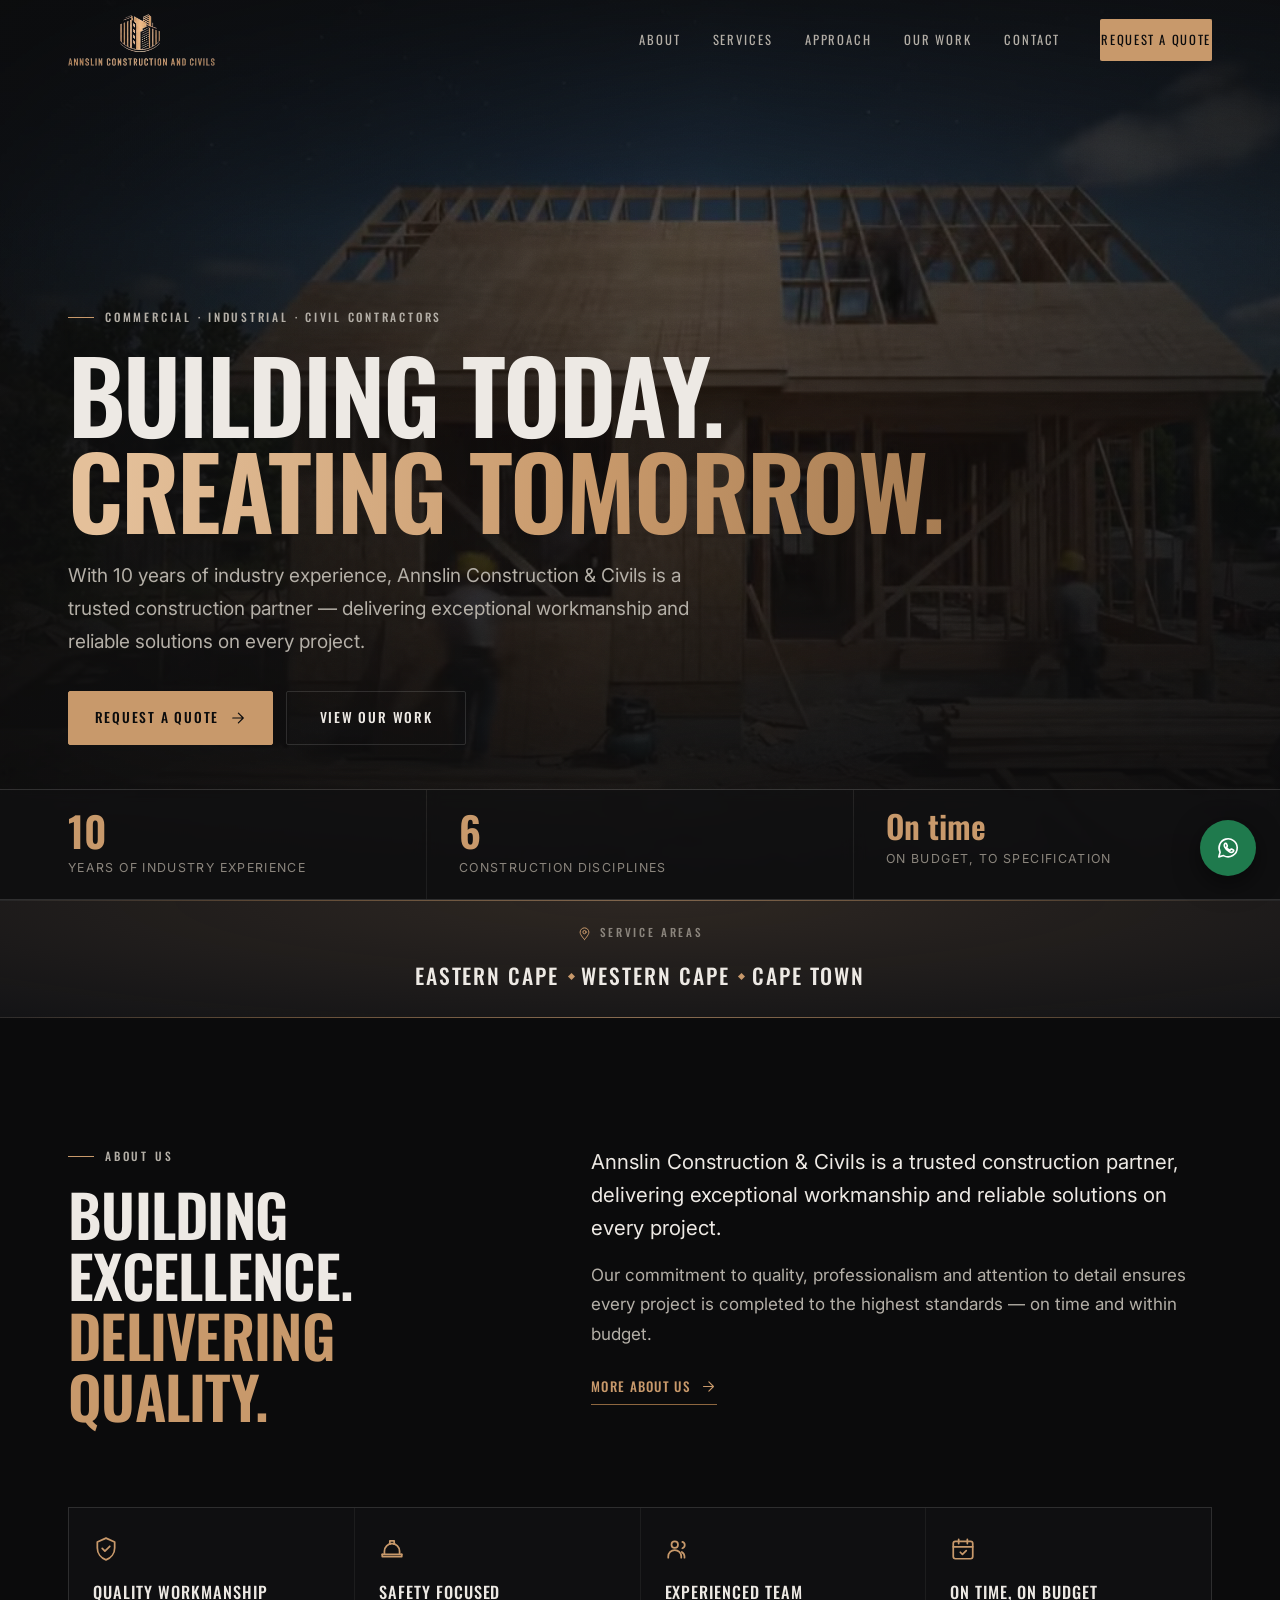
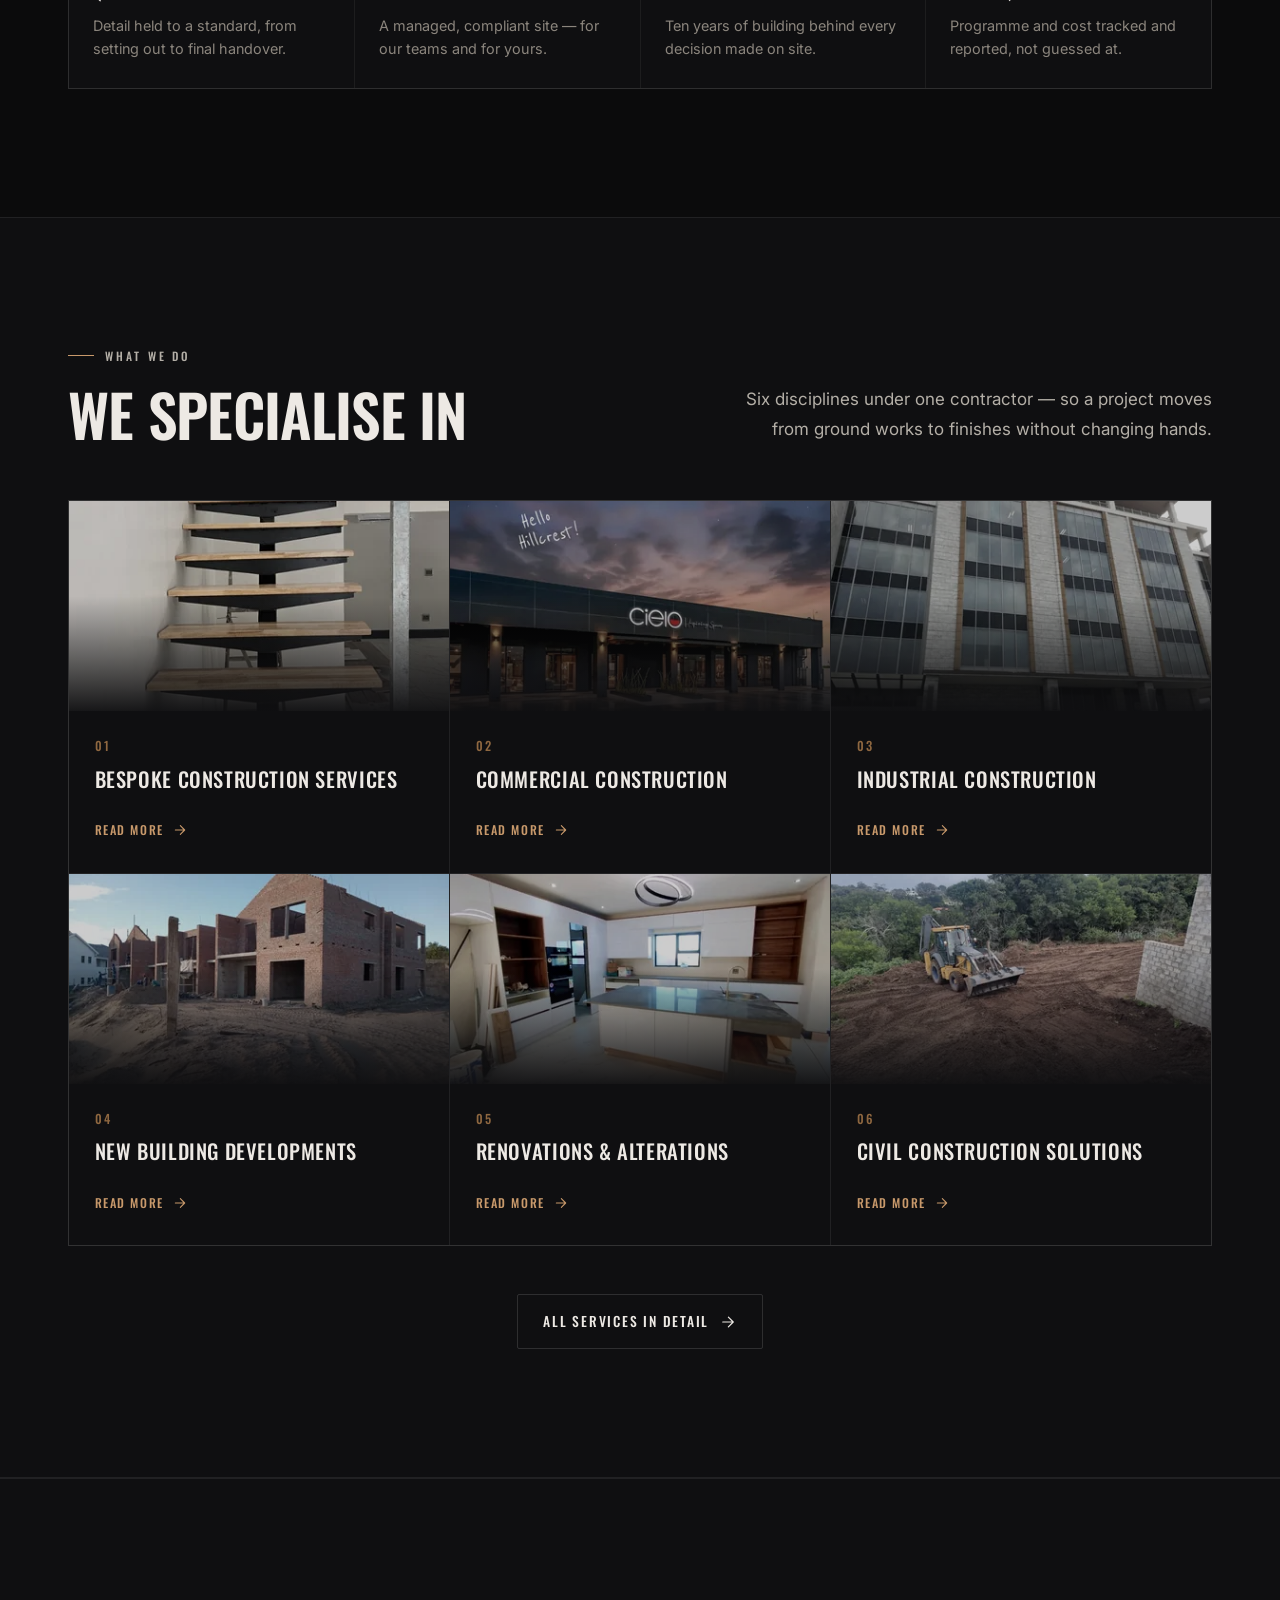
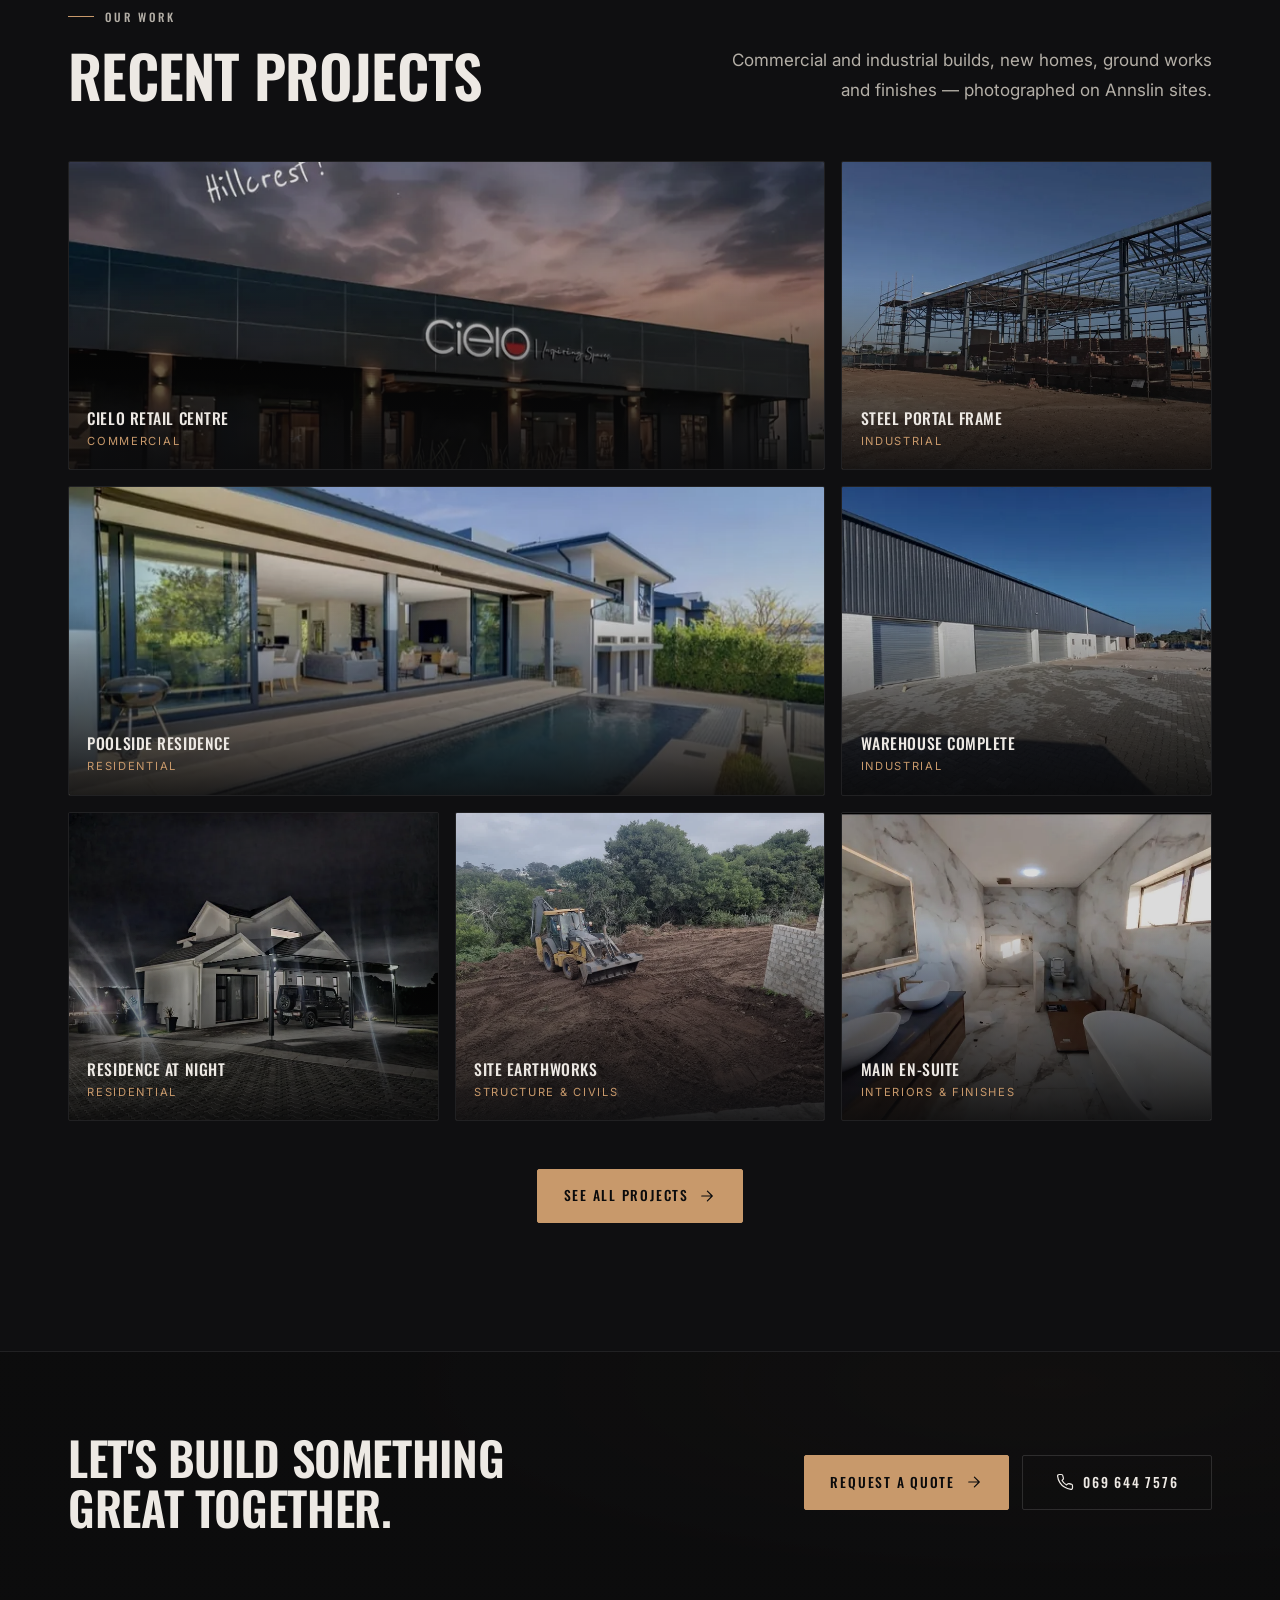
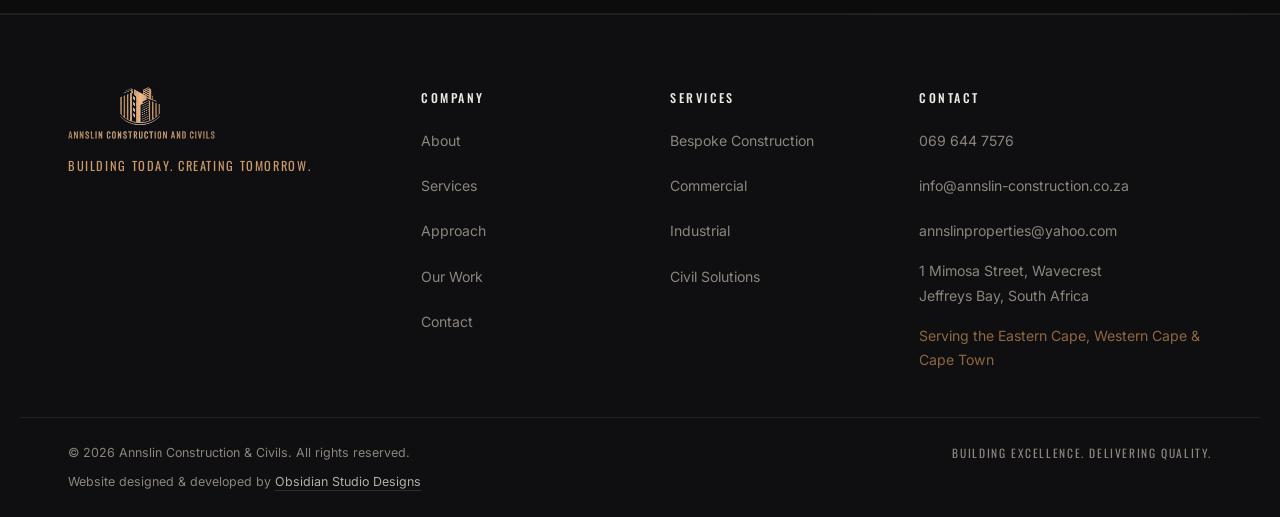
<file: index.html>
<!DOCTYPE html>
<html lang="en-ZA">
<head>
<meta charset="utf-8">
<meta name="viewport" content="width=device-width, initial-scale=1, viewport-fit=cover">

<title>Annslin Construction &amp; Civils | Commercial, Industrial &amp; Civil Contractors</title>
<meta name="description" content="Annslin Construction &amp; Civils is a South African building contractor with 10 years of industry experience, serving the Eastern Cape, Western Cape and Cape Town — bespoke, commercial and industrial construction, new developments, renovations and civil works. Call 069 644 7576.">
<link rel="canonical" href="https://obsidianstudiodesigns.github.io/annslin-construction-civils/">
<meta name="robots" content="index, follow, max-image-preview:large, max-snippet:-1">
<meta name="theme-color" content="#0B0B0C">
<meta name="author" content="Annslin Construction &amp; Civils">

<link rel="icon" href="favicon.ico" sizes="any">
<link rel="icon" type="image/png" sizes="48x48" href="assets/img/icon-48.png">
<link rel="icon" type="image/png" sizes="96x96" href="assets/img/icon-96.png">
<link rel="icon" type="image/png" sizes="192x192" href="assets/img/icon-192.png">
<link rel="apple-touch-icon" sizes="180x180" href="assets/img/icon-180.png">
<link rel="manifest" href="site.webmanifest">

<meta property="og:type" content="website">
<meta property="og:site_name" content="Annslin Construction &amp; Civils">
<meta property="og:locale" content="en_ZA">
<meta property="og:title" content="Annslin Construction &amp; Civils | Commercial, Industrial &amp; Civil Contractors">
<meta property="og:description" content="Annslin Construction &amp; Civils is a South African building contractor with 10 years of industry experience, serving the Eastern Cape, Western Cape and Cape Town — bespoke, commercial and industrial construction, new developments, renovations and civil works. Call 069 644 7576.">
<meta property="og:url" content="https://obsidianstudiodesigns.github.io/annslin-construction-civils/">
<meta property="og:image" content="https://obsidianstudiodesigns.github.io/annslin-construction-civils/assets/img/og-image.jpg">
<meta name="twitter:card" content="summary_large_image">
<meta name="twitter:title" content="Annslin Construction &amp; Civils | Commercial, Industrial &amp; Civil Contractors">
<meta name="twitter:description" content="Annslin Construction &amp; Civils is a South African building contractor with 10 years of industry experience, serving the Eastern Cape, Western Cape and Cape Town — bespoke, commercial and industrial construction, new developments, renovations and civil works. Call 069 644 7576.">
<meta name="twitter:image" content="https://obsidianstudiodesigns.github.io/annslin-construction-civils/assets/img/og-image.jpg">

<link rel="preconnect" href="https://fonts.googleapis.com">
<link rel="preconnect" href="https://fonts.gstatic.com" crossorigin>
<link href="https://fonts.googleapis.com/css2?family=Inter:wght@400;500;600&family=Oswald:wght@300;400;500;600;700&display=swap" rel="stylesheet">
<link rel="stylesheet" href="css/style.css">

<script type="application/ld+json">
{
  "@context": "https://schema.org",
  "@graph": [
    {
      "@type": "Organization",
      "@id": "https://obsidianstudiodesigns.github.io/annslin-construction-civils/#organization",
      "name": "Annslin Construction & Civils",
      "alternateName": "Annslin Construction and Civils",
      "url": "https://obsidianstudiodesigns.github.io/annslin-construction-civils/",
      "logo": {
        "@type": "ImageObject",
        "url": "https://obsidianstudiodesigns.github.io/annslin-construction-civils/assets/img/icon-512.png",
        "width": 512,
        "height": 512
      },
      "image": "https://obsidianstudiodesigns.github.io/annslin-construction-civils/assets/img/og-image.jpg",
      "slogan": "Building Today. Creating Tomorrow.",
      "email": "info@annslin-construction.co.za",
      "telephone": "+27696447576"
    },
    {
      "@type": "GeneralContractor",
      "@id": "https://obsidianstudiodesigns.github.io/annslin-construction-civils/#business",
      "name": "Annslin Construction & Civils",
      "description": "With 10 years of industry experience, Annslin Construction & Civils is a trusted construction partner delivering bespoke, commercial, industrial and civil construction solutions, new building developments, renovations and alterations across the Eastern Cape, Western Cape and Cape Town.",
      "url": "https://obsidianstudiodesigns.github.io/annslin-construction-civils/",
      "image": "https://obsidianstudiodesigns.github.io/annslin-construction-civils/assets/img/og-image.jpg",
      "logo": "https://obsidianstudiodesigns.github.io/annslin-construction-civils/assets/img/icon-512.png",
      "telephone": "+27696447576",
      "email": "info@annslin-construction.co.za",
      "parentOrganization": {
        "@id": "https://obsidianstudiodesigns.github.io/annslin-construction-civils/#organization"
      },
      "address": {
        "@type": "PostalAddress",
        "streetAddress": "1 Mimosa Street, Wavecrest",
        "addressLocality": "Jeffreys Bay",
        "addressRegion": "Eastern Cape",
        "addressCountry": "ZA"
      },
      "areaServed": [
        {
          "@type": "AdministrativeArea",
          "name": "Eastern Cape"
        },
        {
          "@type": "AdministrativeArea",
          "name": "Western Cape"
        },
        {
          "@type": "City",
          "name": "Cape Town"
        }
      ],
      "knowsAbout": [
        "Bespoke Construction Services",
        "Commercial Construction",
        "Industrial Construction",
        "New Building Developments",
        "Renovations and Alterations",
        "Civil Construction Solutions"
      ],
      "hasOfferCatalog": {
        "@type": "OfferCatalog",
        "name": "Construction services",
        "itemListElement": [
          {
            "@type": "Offer",
            "itemOffered": {
              "@type": "Service",
              "name": "Bespoke Construction Services"
            }
          },
          {
            "@type": "Offer",
            "itemOffered": {
              "@type": "Service",
              "name": "Commercial Construction"
            }
          },
          {
            "@type": "Offer",
            "itemOffered": {
              "@type": "Service",
              "name": "Industrial Construction"
            }
          },
          {
            "@type": "Offer",
            "itemOffered": {
              "@type": "Service",
              "name": "New Building Developments"
            }
          },
          {
            "@type": "Offer",
            "itemOffered": {
              "@type": "Service",
              "name": "Renovations & Alterations"
            }
          },
          {
            "@type": "Offer",
            "itemOffered": {
              "@type": "Service",
              "name": "Civil Construction Solutions"
            }
          }
        ]
      }
    },
    {
      "@type": "WebSite",
      "@id": "https://obsidianstudiodesigns.github.io/annslin-construction-civils/#website",
      "url": "https://obsidianstudiodesigns.github.io/annslin-construction-civils/",
      "name": "Annslin Construction & Civils",
      "publisher": {
        "@id": "https://obsidianstudiodesigns.github.io/annslin-construction-civils/#organization"
      },
      "inLanguage": "en-ZA"
    }
  ]
}
</script>
</head>
<body>
<svg class="sprite" aria-hidden="true" focusable="false" xmlns="http://www.w3.org/2000/svg"><defs>
  <g id="i-quality"><path d="M12 2 4 5.5V11c0 5 3.4 9.3 8 11 4.6-1.7 8-6 8-11V5.5Z"/><path d="m8.5 11.5 2.5 2.5 4.5-4.5"/></g>
  <g id="i-safety"><path d="M3 17h18M5 17v-3a7 7 0 0 1 14 0v3"/><path d="M10 7.5V4.5h4v3M3 17v2h18v-2"/></g>
  <g id="i-team"><circle cx="9" cy="8" r="3"/><path d="M3 20v-1a6 6 0 0 1 12 0v1"/><path d="M16 5.5a3 3 0 0 1 0 5.8M18 20v-1a5 5 0 0 0-2.5-4.3"/></g>
  <g id="i-time"><rect x="3" y="5" width="18" height="16" rx="2"/><path d="M3 10h18M8 3v4M16 3v4"/><path d="m9.5 15 2 2 3.5-3.5"/></g>
  <g id="i-phone"><path d="M22 16.9v3a2 2 0 0 1-2.2 2 19.8 19.8 0 0 1-8.6-3.1 19.5 19.5 0 0 1-6-6A19.8 19.8 0 0 1 2.1 4.2 2 2 0 0 1 4.1 2h3a2 2 0 0 1 2 1.7c.1 1 .4 1.9.7 2.8a2 2 0 0 1-.5 2.1L8.1 9.9a16 16 0 0 0 6 6l1.3-1.2a2 2 0 0 1 2.1-.5c.9.3 1.8.6 2.8.7a2 2 0 0 1 1.7 2Z"/></g>
  <g id="i-mail"><rect x="3" y="5" width="18" height="14" rx="1.5"/><path d="m3.5 6 8.5 6.5L20.5 6"/></g>
  <g id="i-pin"><path d="M12 21.5S5 14.7 5 10a7 7 0 1 1 14 0c0 4.7-7 11.5-7 11.5Z"/><circle cx="12" cy="9.8" r="2.6"/></g>
  <g id="i-wa"><path d="M20.5 11.6A8.4 8.4 0 0 1 7.9 19l-4.4 1.2 1.2-4.3A8.4 8.4 0 1 1 20.5 11.6Z"/><path d="M8.9 8.2c.2-.5.4-.5.6-.5h.5c.2 0 .4 0 .6.5l.7 1.7c.1.2 0 .4-.1.6l-.4.5c-.1.2-.2.3 0 .6a6 6 0 0 0 2.7 2.3c.3.1.4 0 .6-.1l.6-.7c.2-.2.3-.2.6-.1l1.6.8c.2.1.4.2.4.4a1.9 1.9 0 0 1-1.3 1.7 4 4 0 0 1-3-.6 10 10 0 0 1-4-4.1 3.7 3.7 0 0 1-.4-2.5Z"/></g>
  <g id="i-arrow"><path d="M5 12h13M12.5 5.5 19 12l-6.5 6.5"/></g>
  <g id="i-close"><path d="M6 6l12 12M18 6 6 18"/></g>
  <g id="i-chev"><path d="m9 5 7 7-7 7"/></g>
</defs></svg>

<a class="skip" href="#main">Skip to content</a>

<header class="hdr" id="hdr">
  <div class="hdr__in">
    <a class="brand" href="index.html" aria-label="Annslin Construction &amp; Civils — home">
      <img src="assets/img/logo.png" alt="Annslin Construction &amp; Civils" width="567" height="201" fetchpriority="high">
    </a>

    <nav class="nav" id="nav" aria-label="Main">
      <a href="about.html">About</a>
      <a href="services.html">Services</a>
      <a href="approach.html">Approach</a>
      <a href="work.html">Our Work</a>
      <a href="contact.html">Contact</a>
      <a class="btn btn--sm btn--gold nav__cta" href="contact.html#quote">Request a quote</a>
    </nav>

    <a class="hdr__call" href="tel:+27696447576" aria-label="Call 069 644 7576">
      <svg viewBox="0 0 24 24" aria-hidden="true"><use href="#i-phone"/></svg>
    </a>

    <button class="burger" id="burger" type="button" aria-label="Open menu"
            aria-expanded="false" aria-controls="nav"><span></span><span></span><span></span></button>
  </div>
</header>
<div class="scrim" id="scrim" hidden></div>

<main id="main">

<section class="hero" id="top">
  <div class="hero__media">
    <video id="heroVideo" class="hero__video" muted loop playsinline autoplay
           preload="none" tabindex="-1" aria-hidden="true"
           poster="assets/video/hero-poster.jpg"
           data-desktop="assets/video/hero" data-mobile="assets/video/hero-mobile"></video>
    <noscript><img class="hero__video" src="assets/video/hero-poster.jpg" alt=""></noscript>
    <div class="hero__veil" aria-hidden="true"></div>
  </div>

  <div class="hero__in wrap">
    <p class="kicker" data-rise><span class="kicker__rule"></span>Commercial &middot; Industrial &middot; Civil Contractors</p>
    <h1 class="hero__title">
      <span class="line" data-rise data-rise-d="80">Building Today.</span>
      <span class="line line--gold" data-rise data-rise-d="170">Creating Tomorrow.</span>
    </h1>
    <p class="hero__lede" data-rise data-rise-d="260">
      With 10 years of industry experience, Annslin Construction &amp; Civils is a trusted
      construction partner — delivering exceptional workmanship and reliable solutions
      on every project.
    </p>
    <div class="hero__acts" data-rise data-rise-d="340">
      <a class="btn btn--gold" href="contact.html#quote">Request a quote<svg viewBox="0 0 24 24" aria-hidden="true"><use href="#i-arrow"/></svg></a>
      <a class="btn btn--ghost" href="work.html">View our work</a>
    </div>
  </div>

  <ul class="hero__stats" aria-label="At a glance">
    <li><span class="stat__n" data-count="10">10</span><span class="stat__l">Years of industry experience</span></li>
    <li><span class="stat__n" data-count="6">6</span><span class="stat__l">Construction disciplines</span></li>
    <li><span class="stat__n stat__n--txt">On&nbsp;time</span><span class="stat__l">On budget, to specification</span></li>
  </ul>
</section>

<!-- service areas -->
<section class="areas" aria-labelledby="areasH">
  <div class="wrap areas__in">
    <p class="areas__lbl" id="areasH">
      <svg viewBox="0 0 24 24" aria-hidden="true"><use href="#i-pin"/></svg>Service areas
    </p>
    <ul class="areas__list">
      <li>Eastern Cape</li>
      <li>Western Cape</li>
      <li>Cape Town</li>
    </ul>
  </div>
</section>

<section class="sec sec--about">
  <div class="wrap about">
    <div class="about__head">
      <p class="kicker"><span class="kicker__rule"></span>About us</p>
      <h2 class="h2">Building excellence.<br><span class="gold">Delivering quality.</span></h2>
    </div>
    <div class="about__body">
      <p class="lede">Annslin Construction &amp; Civils is a trusted construction partner, delivering
        exceptional workmanship and reliable solutions on every project.</p>
      <p>Our commitment to quality, professionalism and attention to detail ensures every
        project is completed to the highest standards — on time and within budget.</p>
      <a class="lnk" href="about.html">More about us<svg viewBox="0 0 24 24" aria-hidden="true"><use href="#i-arrow"/></svg></a>
    </div>
  </div>
  <div class="wrap">
    <ul class="pillars">
      <li data-rise>
        <svg viewBox="0 0 24 24" aria-hidden="true"><use href="#i-quality"/></svg>
        <h3>Quality workmanship</h3>
        <p>Detail held to a standard, from setting out to final handover.</p>
      </li>
      <li data-rise data-rise-d="90">
        <svg viewBox="0 0 24 24" aria-hidden="true"><use href="#i-safety"/></svg>
        <h3>Safety focused</h3>
        <p>A managed, compliant site — for our teams and for yours.</p>
      </li>
      <li data-rise data-rise-d="180">
        <svg viewBox="0 0 24 24" aria-hidden="true"><use href="#i-team"/></svg>
        <h3>Experienced team</h3>
        <p>Ten years of building behind every decision made on site.</p>
      </li>
      <li data-rise data-rise-d="270">
        <svg viewBox="0 0 24 24" aria-hidden="true"><use href="#i-time"/></svg>
        <h3>On time, on budget</h3>
        <p>Programme and cost tracked and reported, not guessed at.</p>
      </li>
    </ul>
</div>
</section>

<section class="sec sec--services">
  <div class="wrap">
    <div class="sec__head">
      <div>
        <p class="kicker"><span class="kicker__rule"></span>What we do</p>
        <h2 class="h2">We specialise in</h2>
      </div>
      <p class="sec__note">Six disciplines under one contractor — so a project moves from
        ground works to finishes without changing hands.</p>
    </div>
    <ul class="svcs">
  <li class="svc svc--compact" data-rise>
    <a class="svc__link" href="services.html">
    <picture class="svc__img">
      <source type="image/webp" srcset="assets/img/services/bespoke-400.webp 400w, assets/img/services/bespoke.webp 800w" sizes="(max-width:640px) 92vw, (max-width:900px) 46vw, 31vw">
      <img src="assets/img/services/bespoke-400.jpg" srcset="assets/img/services/bespoke-400.jpg 400w, assets/img/services/bespoke.jpg 800w" sizes="(max-width:640px) 92vw, (max-width:900px) 46vw, 31vw" alt="A floating timber staircase with cantilevered treads." width="800" height="450" loading="lazy" decoding="async">
    </picture>
      <div class="svc__body"><span class="svc__n">01</span><h3>Bespoke Construction Services</h3>
        <span class="svc__go">Read more<svg viewBox="0 0 24 24" aria-hidden="true"><use href="#i-arrow"/></svg></span>
      </div>
    </a>
  </li>
  <li class="svc svc--compact" data-rise data-rise-d="70">
    <a class="svc__link" href="services.html">
    <picture class="svc__img">
      <source type="image/webp" srcset="assets/img/services/commercial-400.webp 400w, assets/img/services/commercial.webp 800w" sizes="(max-width:640px) 92vw, (max-width:900px) 46vw, 31vw">
      <img src="assets/img/services/commercial-400.jpg" srcset="assets/img/services/commercial-400.jpg 400w, assets/img/services/commercial.jpg 800w" sizes="(max-width:640px) 92vw, (max-width:900px) 46vw, 31vw" alt="A completed retail centre lit at dusk." width="800" height="450" loading="lazy" decoding="async">
    </picture>
      <div class="svc__body"><span class="svc__n">02</span><h3>Commercial Construction</h3>
        <span class="svc__go">Read more<svg viewBox="0 0 24 24" aria-hidden="true"><use href="#i-arrow"/></svg></span>
      </div>
    </a>
  </li>
  <li class="svc svc--compact" data-rise data-rise-d="140">
    <a class="svc__link" href="services.html">
    <picture class="svc__img">
      <source type="image/webp" srcset="assets/img/services/industrial-400.webp 400w, assets/img/services/industrial.webp 800w" sizes="(max-width:640px) 92vw, (max-width:900px) 46vw, 31vw">
      <img src="assets/img/services/industrial-400.jpg" srcset="assets/img/services/industrial-400.jpg 400w, assets/img/services/industrial.jpg 800w" sizes="(max-width:640px) 92vw, (max-width:900px) 46vw, 31vw" alt="A multi-storey office block with glazed curtain walling and stone cladding." width="800" height="450" loading="lazy" decoding="async">
    </picture>
      <div class="svc__body"><span class="svc__n">03</span><h3>Industrial Construction</h3>
        <span class="svc__go">Read more<svg viewBox="0 0 24 24" aria-hidden="true"><use href="#i-arrow"/></svg></span>
      </div>
    </a>
  </li>
  <li class="svc svc--compact" data-rise data-rise-d="210">
    <a class="svc__link" href="services.html">
    <picture class="svc__img">
      <source type="image/webp" srcset="assets/img/services/developments-400.webp 400w, assets/img/services/developments.webp 800w" sizes="(max-width:640px) 92vw, (max-width:900px) 46vw, 31vw">
      <img src="assets/img/services/developments-400.jpg" srcset="assets/img/services/developments-400.jpg 400w, assets/img/services/developments.jpg 800w" sizes="(max-width:640px) 92vw, (max-width:900px) 46vw, 31vw" alt="Brickwork rising on a multi-unit residential development." width="800" height="450" loading="lazy" decoding="async">
    </picture>
      <div class="svc__body"><span class="svc__n">04</span><h3>New Building Developments</h3>
        <span class="svc__go">Read more<svg viewBox="0 0 24 24" aria-hidden="true"><use href="#i-arrow"/></svg></span>
      </div>
    </a>
  </li>
  <li class="svc svc--compact" data-rise data-rise-d="280">
    <a class="svc__link" href="services.html">
    <picture class="svc__img">
      <source type="image/webp" srcset="assets/img/services/renovations-400.webp 400w, assets/img/services/renovations.webp 800w" sizes="(max-width:640px) 92vw, (max-width:900px) 46vw, 31vw">
      <img src="assets/img/services/renovations-400.jpg" srcset="assets/img/services/renovations-400.jpg 400w, assets/img/services/renovations.jpg 800w" sizes="(max-width:640px) 92vw, (max-width:900px) 46vw, 31vw" alt="A refitted kitchen with a stone-topped island." width="800" height="450" loading="lazy" decoding="async">
    </picture>
      <div class="svc__body"><span class="svc__n">05</span><h3>Renovations &amp; Alterations</h3>
        <span class="svc__go">Read more<svg viewBox="0 0 24 24" aria-hidden="true"><use href="#i-arrow"/></svg></span>
      </div>
    </a>
  </li>
  <li class="svc svc--compact" data-rise data-rise-d="350">
    <a class="svc__link" href="services.html">
    <picture class="svc__img">
      <source type="image/webp" srcset="assets/img/services/civils-400.webp 400w, assets/img/services/civils.webp 800w" sizes="(max-width:640px) 92vw, (max-width:900px) 46vw, 31vw">
      <img src="assets/img/services/civils-400.jpg" srcset="assets/img/services/civils-400.jpg 400w, assets/img/services/civils.jpg 800w" sizes="(max-width:640px) 92vw, (max-width:900px) 46vw, 31vw" alt="A backhoe loader levelling a site before foundations." width="800" height="450" loading="lazy" decoding="async">
    </picture>
      <div class="svc__body"><span class="svc__n">06</span><h3>Civil Construction Solutions</h3>
        <span class="svc__go">Read more<svg viewBox="0 0 24 24" aria-hidden="true"><use href="#i-arrow"/></svg></span>
      </div>
    </a>
  </li>
    </ul>
    <div class="sec__more">
      <a class="btn btn--ghost" href="services.html">All services in detail<svg viewBox="0 0 24 24" aria-hidden="true"><use href="#i-arrow"/></svg></a>
    </div>
  </div>
</section>

<section class="sec sec--work">
  <div class="wrap">
    <div class="sec__head">
      <div>
        <p class="kicker"><span class="kicker__rule"></span>Our work</p>
        <h2 class="h2">Recent projects</h2>
      </div>
      <p class="sec__note">Commercial and industrial builds, new homes, ground works and
        finishes — photographed on Annslin sites.</p>
    </div>
    <ul class="grid">
  <li class="tile tile--wide" data-cat="commercial">
    <a class="tile__btn" href="work.html">
    <picture>
      <source type="image/webp" srcset="assets/img/work/cielo-centre-800.webp 800w, assets/img/work/cielo-centre.webp 1600w" sizes="(max-width:640px) 92vw, (max-width:1024px) 46vw, 62vw">
      <img src="assets/img/work/cielo-centre-800.jpg" alt="A completed retail centre lit up at dusk with its signage on." width="1600" height="1155" loading="lazy" decoding="async">
    </picture>
    <span class="tile__cap"><strong>Cielo retail centre</strong><em>Commercial</em></span>
    </a>
  </li>
  <li class="tile tile--wide" data-cat="residential">
    <a class="tile__btn" href="work.html">
    <picture>
      <source type="image/webp" srcset="assets/img/work/pool-residence-800.webp 800w, assets/img/work/pool-residence.webp 1080w" sizes="(max-width:640px) 92vw, (max-width:1024px) 46vw, 62vw">
      <img src="assets/img/work/pool-residence-800.jpg" alt="A modern home with stacking doors open onto a pool terrace." width="1080" height="715" loading="lazy" decoding="async">
    </picture>
    <span class="tile__cap"><strong>Poolside residence</strong><em>Residential</em></span>
    </a>
  </li>
  <li class="tile" data-cat="industrial">
    <a class="tile__btn" href="work.html">
    <picture>
      <source type="image/webp" srcset="assets/img/work/steel-portal-frame-800.webp 800w, assets/img/work/steel-portal-frame.webp 1600w" sizes="(max-width:640px) 92vw, (max-width:1024px) 46vw, 31vw">
      <img src="assets/img/work/steel-portal-frame-800.jpg" alt="An erected steel portal frame for a large industrial building." width="1600" height="1200" loading="lazy" decoding="async">
    </picture>
    <span class="tile__cap"><strong>Steel portal frame</strong><em>Industrial</em></span>
    </a>
  </li>
  <li class="tile" data-cat="industrial">
    <a class="tile__btn" href="work.html">
    <picture>
      <source type="image/webp" srcset="assets/img/work/warehouse-complete-800.webp 800w, assets/img/work/warehouse-complete.webp 1280w" sizes="(max-width:640px) 92vw, (max-width:1024px) 46vw, 31vw">
      <img src="assets/img/work/warehouse-complete-800.jpg" alt="A completed clad warehouse with a row of roller shutter doors and a paved yard." width="1280" height="720" loading="lazy" decoding="async">
    </picture>
    <span class="tile__cap"><strong>Warehouse complete</strong><em>Industrial</em></span>
    </a>
  </li>
  <li class="tile" data-cat="residential">
    <a class="tile__btn" href="work.html">
    <picture>
      <source type="image/webp" srcset="assets/img/work/residence-night-800.webp 800w, assets/img/work/residence-night.webp 1600w" sizes="(max-width:640px) 92vw, (max-width:1024px) 46vw, 31vw">
      <img src="assets/img/work/residence-night-800.jpg" alt="A completed home lit by external lighting at night." width="1600" height="1200" loading="lazy" decoding="async">
    </picture>
    <span class="tile__cap"><strong>Residence at night</strong><em>Residential</em></span>
    </a>
  </li>
  <li class="tile" data-cat="civils">
    <a class="tile__btn" href="work.html">
    <picture>
      <source type="image/webp" srcset="assets/img/work/site-earthworks-800.webp 800w, assets/img/work/site-earthworks.webp 1600w" sizes="(max-width:640px) 92vw, (max-width:1024px) 46vw, 31vw">
      <img src="assets/img/work/site-earthworks-800.jpg" alt="A backhoe loader levelling a cleared site next to a new retaining wall." width="1600" height="1200" loading="lazy" decoding="async">
    </picture>
    <span class="tile__cap"><strong>Site earthworks</strong><em>Structure &amp; civils</em></span>
    </a>
  </li>
  <li class="tile" data-cat="interiors">
    <a class="tile__btn" href="work.html">
    <picture>
      <source type="image/webp" srcset="assets/img/work/main-ensuite-800.webp 800w, assets/img/work/main-ensuite.webp 1600w" sizes="(max-width:640px) 92vw, (max-width:1024px) 46vw, 31vw">
      <img src="assets/img/work/main-ensuite-800.jpg" alt="A marble-tiled en-suite with a freestanding bath and twin basins." width="1600" height="1193" loading="lazy" decoding="async">
    </picture>
    <span class="tile__cap"><strong>Main en-suite</strong><em>Interiors &amp; finishes</em></span>
    </a>
  </li>
    </ul>
    <div class="sec__more">
      <a class="btn btn--gold" href="work.html">See all projects<svg viewBox="0 0 24 24" aria-hidden="true"><use href="#i-arrow"/></svg></a>
    </div>
  </div>
</section>

<section class="band">
  <div class="wrap band__in">
    <h2 class="band__h">Let's build something great together.</h2>
    <div class="band__acts">
      <a class="btn btn--gold" href="contact.html#quote">Request a quote<svg viewBox="0 0 24 24" aria-hidden="true"><use href="#i-arrow"/></svg></a>
      <a class="btn btn--ghost" href="tel:+27696447576">
        <svg viewBox="0 0 24 24" aria-hidden="true"><use href="#i-phone"/></svg>069 644 7576</a>
    </div>
  </div>
</section>

</main>

<footer class="ftr">
  <div class="wrap ftr__in">
    <div class="ftr__brand">
      <img src="assets/img/logo.png" alt="Annslin Construction &amp; Civils" width="567" height="201" loading="lazy" decoding="async">
      <p>Building Today. Creating Tomorrow.</p>
    </div>

    <nav class="ftr__nav" aria-label="Footer">
      <h4>Company</h4>
      <a href="about.html">About</a>
      <a href="services.html">Services</a>
      <a href="approach.html">Approach</a>
      <a href="work.html">Our Work</a>
      <a href="contact.html">Contact</a>
    </nav>

    <nav class="ftr__nav" aria-label="Services">
      <h4>Services</h4>
      <a href="services.html">Bespoke Construction</a>
      <a href="services.html">Commercial</a>
      <a href="services.html">Industrial</a>
      <a href="services.html">Civil Solutions</a>
    </nav>

    <div class="ftr__nav">
      <h4>Contact</h4>
      <a href="tel:+27696447576">069 644 7576</a>
      <a href="mailto:info@annslin-construction.co.za">info@annslin-construction.co.za</a>
      <a href="mailto:annslinproperties@yahoo.com">annslinproperties@yahoo.com</a>
      <span>1 Mimosa Street, Wavecrest<br>Jeffreys Bay, South Africa</span>
      <span class="ftr__areas">Serving the Eastern Cape, Western Cape &amp; Cape Town</span>
    </div>
  </div>

  <div class="wrap ftr__base">
    <p class="ftr__copy">&copy; <span id="yr">2026</span> Annslin Construction &amp; Civils. All rights reserved.</p>
    <p class="ftr__tag">Building Excellence. Delivering Quality.</p>
    <p class="ftr__by">Website designed &amp; developed by
      <a href="https://obsidianstudiodesigns.co.za/" target="_blank" rel="noopener">Obsidian Studio Designs</a>
    </p>
  </div>
</footer>

<a class="wa-float" href="https://wa.me/27696447576" target="_blank" rel="noopener" aria-label="Chat on WhatsApp">
  <svg viewBox="0 0 24 24" aria-hidden="true"><use href="#i-wa"/></svg>
</a>

<script src="js/main.js" defer></script>
</body>
</html>
</file>
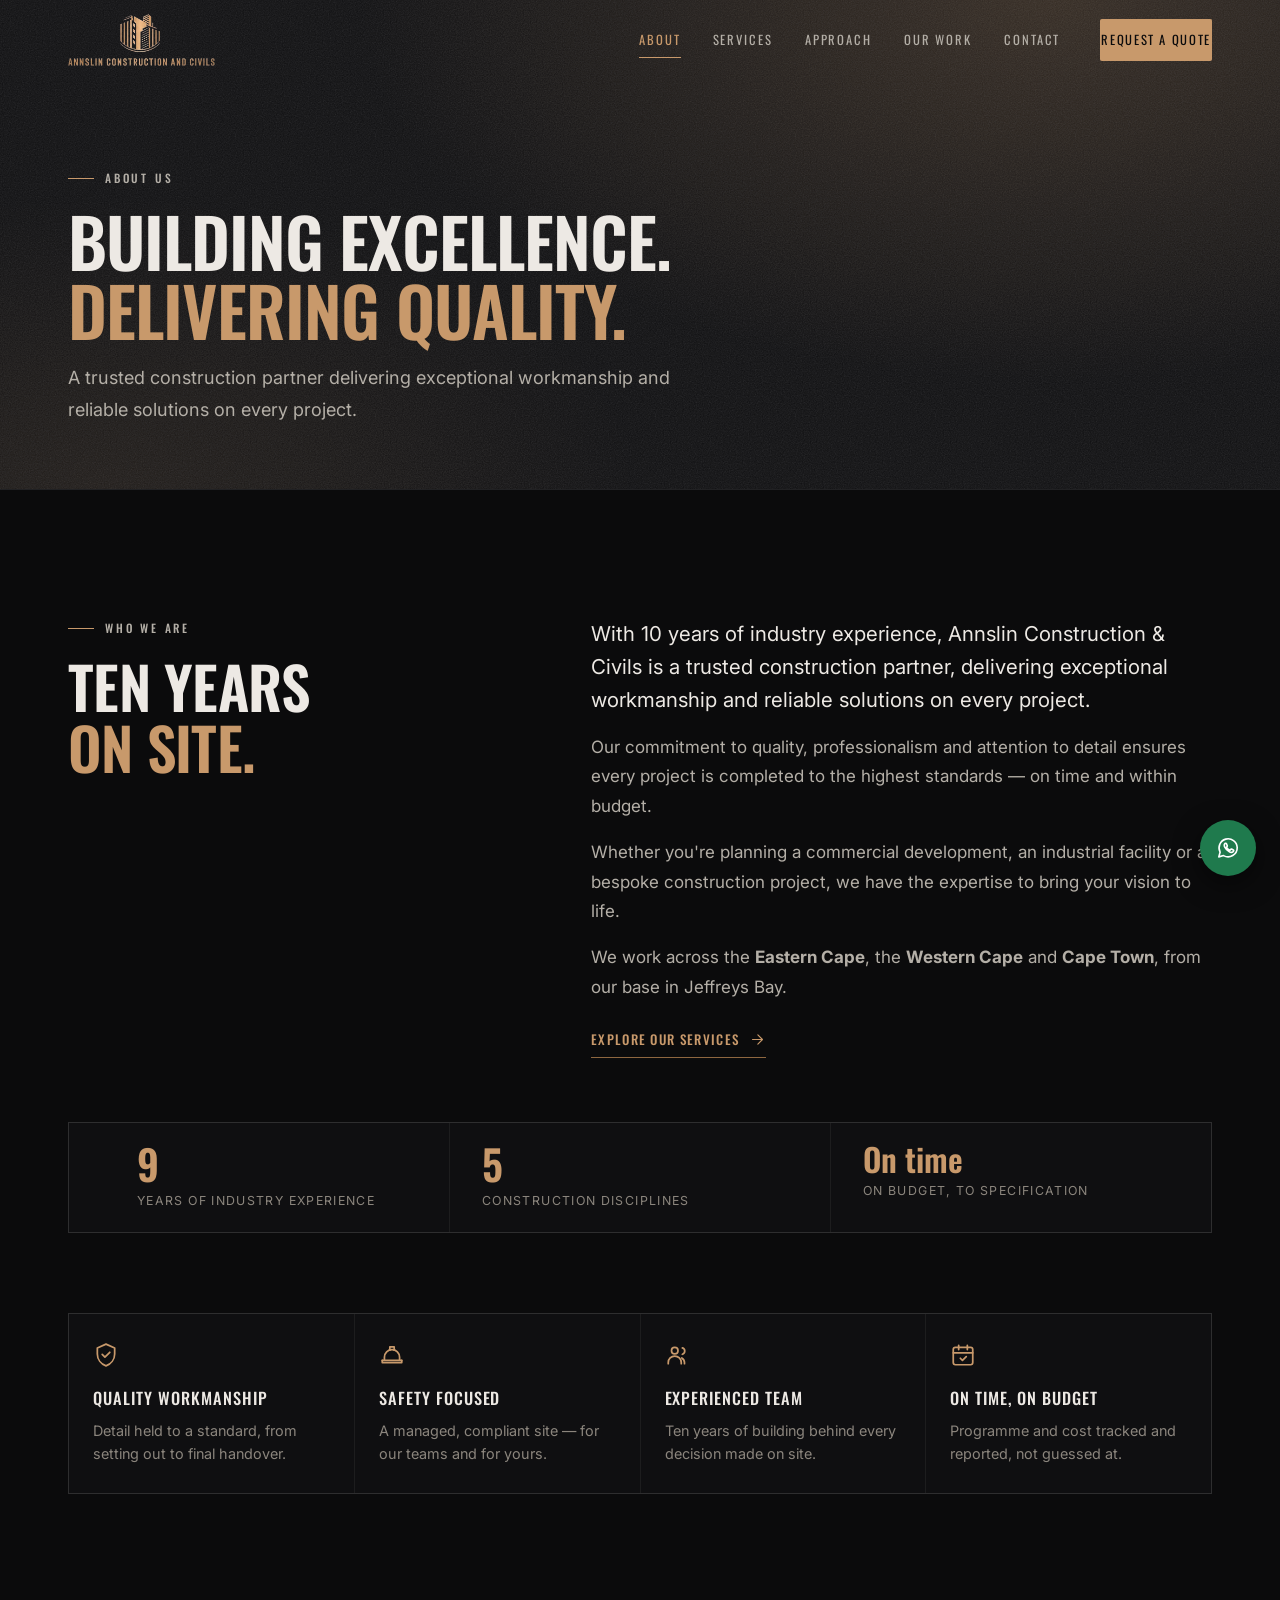
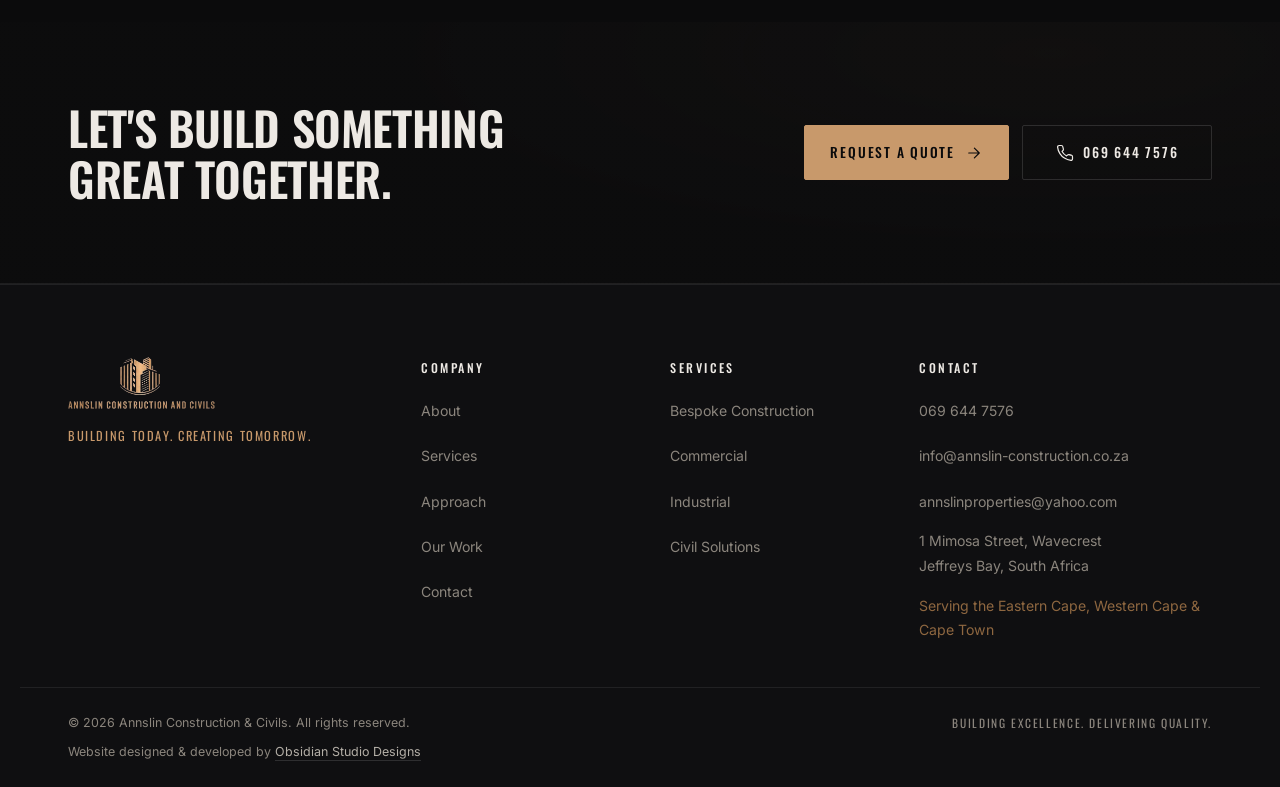
<file: about.html>
<!DOCTYPE html>
<html lang="en-ZA">
<head>
<meta charset="utf-8">
<meta name="viewport" content="width=device-width, initial-scale=1, viewport-fit=cover">

<title>About | Annslin Construction &amp; Civils</title>
<meta name="description" content="Ten years of industry experience in bespoke, commercial, industrial and civil construction across the Eastern Cape, Western Cape and Cape Town.">
<link rel="canonical" href="https://obsidianstudiodesigns.github.io/annslin-construction-civils/about.html">
<meta name="robots" content="index, follow, max-image-preview:large, max-snippet:-1">
<meta name="theme-color" content="#0B0B0C">
<meta name="author" content="Annslin Construction &amp; Civils">

<link rel="icon" href="favicon.ico" sizes="any">
<link rel="icon" type="image/png" sizes="48x48" href="assets/img/icon-48.png">
<link rel="icon" type="image/png" sizes="96x96" href="assets/img/icon-96.png">
<link rel="icon" type="image/png" sizes="192x192" href="assets/img/icon-192.png">
<link rel="apple-touch-icon" sizes="180x180" href="assets/img/icon-180.png">
<link rel="manifest" href="site.webmanifest">

<meta property="og:type" content="website">
<meta property="og:site_name" content="Annslin Construction &amp; Civils">
<meta property="og:locale" content="en_ZA">
<meta property="og:title" content="About | Annslin Construction &amp; Civils">
<meta property="og:description" content="Ten years of industry experience in bespoke, commercial, industrial and civil construction across the Eastern Cape, Western Cape and Cape Town.">
<meta property="og:url" content="https://obsidianstudiodesigns.github.io/annslin-construction-civils/about.html">
<meta property="og:image" content="https://obsidianstudiodesigns.github.io/annslin-construction-civils/assets/img/og-image.jpg">
<meta name="twitter:card" content="summary_large_image">
<meta name="twitter:title" content="About | Annslin Construction &amp; Civils">
<meta name="twitter:description" content="Ten years of industry experience in bespoke, commercial, industrial and civil construction across the Eastern Cape, Western Cape and Cape Town.">
<meta name="twitter:image" content="https://obsidianstudiodesigns.github.io/annslin-construction-civils/assets/img/og-image.jpg">

<link rel="preconnect" href="https://fonts.googleapis.com">
<link rel="preconnect" href="https://fonts.gstatic.com" crossorigin>
<link href="https://fonts.googleapis.com/css2?family=Inter:wght@400;500;600&family=Oswald:wght@300;400;500;600;700&display=swap" rel="stylesheet">
<link rel="stylesheet" href="css/style.css">

<script type="application/ld+json">
{
  "@context": "https://schema.org",
  "@type": "BreadcrumbList",
  "itemListElement": [
    {
      "@type": "ListItem",
      "position": 1,
      "name": "Home",
      "item": "https://obsidianstudiodesigns.github.io/annslin-construction-civils/"
    },
    {
      "@type": "ListItem",
      "position": 2,
      "name": "About",
      "item": "https://obsidianstudiodesigns.github.io/annslin-construction-civils/about.html"
    }
  ]
}
</script>
</head>
<body>
<svg class="sprite" aria-hidden="true" focusable="false" xmlns="http://www.w3.org/2000/svg"><defs>
  <g id="i-quality"><path d="M12 2 4 5.5V11c0 5 3.4 9.3 8 11 4.6-1.7 8-6 8-11V5.5Z"/><path d="m8.5 11.5 2.5 2.5 4.5-4.5"/></g>
  <g id="i-safety"><path d="M3 17h18M5 17v-3a7 7 0 0 1 14 0v3"/><path d="M10 7.5V4.5h4v3M3 17v2h18v-2"/></g>
  <g id="i-team"><circle cx="9" cy="8" r="3"/><path d="M3 20v-1a6 6 0 0 1 12 0v1"/><path d="M16 5.5a3 3 0 0 1 0 5.8M18 20v-1a5 5 0 0 0-2.5-4.3"/></g>
  <g id="i-time"><rect x="3" y="5" width="18" height="16" rx="2"/><path d="M3 10h18M8 3v4M16 3v4"/><path d="m9.5 15 2 2 3.5-3.5"/></g>
  <g id="i-phone"><path d="M22 16.9v3a2 2 0 0 1-2.2 2 19.8 19.8 0 0 1-8.6-3.1 19.5 19.5 0 0 1-6-6A19.8 19.8 0 0 1 2.1 4.2 2 2 0 0 1 4.1 2h3a2 2 0 0 1 2 1.7c.1 1 .4 1.9.7 2.8a2 2 0 0 1-.5 2.1L8.1 9.9a16 16 0 0 0 6 6l1.3-1.2a2 2 0 0 1 2.1-.5c.9.3 1.8.6 2.8.7a2 2 0 0 1 1.7 2Z"/></g>
  <g id="i-mail"><rect x="3" y="5" width="18" height="14" rx="1.5"/><path d="m3.5 6 8.5 6.5L20.5 6"/></g>
  <g id="i-pin"><path d="M12 21.5S5 14.7 5 10a7 7 0 1 1 14 0c0 4.7-7 11.5-7 11.5Z"/><circle cx="12" cy="9.8" r="2.6"/></g>
  <g id="i-wa"><path d="M20.5 11.6A8.4 8.4 0 0 1 7.9 19l-4.4 1.2 1.2-4.3A8.4 8.4 0 1 1 20.5 11.6Z"/><path d="M8.9 8.2c.2-.5.4-.5.6-.5h.5c.2 0 .4 0 .6.5l.7 1.7c.1.2 0 .4-.1.6l-.4.5c-.1.2-.2.3 0 .6a6 6 0 0 0 2.7 2.3c.3.1.4 0 .6-.1l.6-.7c.2-.2.3-.2.6-.1l1.6.8c.2.1.4.2.4.4a1.9 1.9 0 0 1-1.3 1.7 4 4 0 0 1-3-.6 10 10 0 0 1-4-4.1 3.7 3.7 0 0 1-.4-2.5Z"/></g>
  <g id="i-arrow"><path d="M5 12h13M12.5 5.5 19 12l-6.5 6.5"/></g>
  <g id="i-close"><path d="M6 6l12 12M18 6 6 18"/></g>
  <g id="i-chev"><path d="m9 5 7 7-7 7"/></g>
</defs></svg>

<a class="skip" href="#main">Skip to content</a>

<header class="hdr" id="hdr">
  <div class="hdr__in">
    <a class="brand" href="index.html" aria-label="Annslin Construction &amp; Civils — home">
      <img src="assets/img/logo.png" alt="Annslin Construction &amp; Civils" width="567" height="201" fetchpriority="high">
    </a>

    <nav class="nav" id="nav" aria-label="Main">
      <a href="about.html" class="is-active" aria-current="page">About</a>
      <a href="services.html">Services</a>
      <a href="approach.html">Approach</a>
      <a href="work.html">Our Work</a>
      <a href="contact.html">Contact</a>
      <a class="btn btn--sm btn--gold nav__cta" href="contact.html#quote">Request a quote</a>
    </nav>

    <a class="hdr__call" href="tel:+27696447576" aria-label="Call 069 644 7576">
      <svg viewBox="0 0 24 24" aria-hidden="true"><use href="#i-phone"/></svg>
    </a>

    <button class="burger" id="burger" type="button" aria-label="Open menu"
            aria-expanded="false" aria-controls="nav"><span></span><span></span><span></span></button>
  </div>
</header>
<div class="scrim" id="scrim" hidden></div>

<main id="main">

<section class="phero">
  <div class="phero__veil" aria-hidden="true"></div>
  <div class="wrap phero__in">
    <p class="kicker"><span class="kicker__rule"></span>About us</p>
    <h1 class="phero__h1">Building excellence.<br><span class="gold">Delivering quality.</span></h1>
    <p class="phero__lede">A trusted construction partner delivering exceptional workmanship and reliable solutions on every project.</p>
  </div>
</section>

<section class="sec">
  <div class="wrap about">
    <div class="about__head">
      <p class="kicker"><span class="kicker__rule"></span>Who we are</p>
      <h2 class="h2">Ten years<br><span class="gold">on site.</span></h2>
    </div>
    <div class="about__body">
      <p class="lede">With 10 years of industry experience, Annslin Construction &amp; Civils is a
        trusted construction partner, delivering exceptional workmanship and reliable
        solutions on every project.</p>
      <p>Our commitment to quality, professionalism and attention to detail ensures every
        project is completed to the highest standards — on time and within budget.</p>
      <p>Whether you're planning a commercial development, an industrial facility or a
        bespoke construction project, we have the expertise to bring your vision to life.</p>
      <p>We work across the <strong>Eastern Cape</strong>, the <strong>Western Cape</strong>
        and <strong>Cape Town</strong>, from our base in Jeffreys Bay.</p>
      <a class="lnk" href="services.html">Explore our services<svg viewBox="0 0 24 24" aria-hidden="true"><use href="#i-arrow"/></svg></a>
    </div>
  </div>

  <div class="wrap">
    <ul class="hero__stats hero__stats--flat" aria-label="At a glance">
      <li><span class="stat__n" data-count="10">10</span><span class="stat__l">Years of industry experience</span></li>
      <li><span class="stat__n" data-count="6">6</span><span class="stat__l">Construction disciplines</span></li>
      <li><span class="stat__n stat__n--txt">On&nbsp;time</span><span class="stat__l">On budget, to specification</span></li>
    </ul>
  </div>

  <div class="wrap">
    <ul class="pillars">
      <li data-rise>
        <svg viewBox="0 0 24 24" aria-hidden="true"><use href="#i-quality"/></svg>
        <h3>Quality workmanship</h3>
        <p>Detail held to a standard, from setting out to final handover.</p>
      </li>
      <li data-rise data-rise-d="90">
        <svg viewBox="0 0 24 24" aria-hidden="true"><use href="#i-safety"/></svg>
        <h3>Safety focused</h3>
        <p>A managed, compliant site — for our teams and for yours.</p>
      </li>
      <li data-rise data-rise-d="180">
        <svg viewBox="0 0 24 24" aria-hidden="true"><use href="#i-team"/></svg>
        <h3>Experienced team</h3>
        <p>Ten years of building behind every decision made on site.</p>
      </li>
      <li data-rise data-rise-d="270">
        <svg viewBox="0 0 24 24" aria-hidden="true"><use href="#i-time"/></svg>
        <h3>On time, on budget</h3>
        <p>Programme and cost tracked and reported, not guessed at.</p>
      </li>
    </ul>
</div>
</section>

<section class="band">
  <div class="wrap band__in">
    <h2 class="band__h">Let's build something great together.</h2>
    <div class="band__acts">
      <a class="btn btn--gold" href="contact.html#quote">Request a quote<svg viewBox="0 0 24 24" aria-hidden="true"><use href="#i-arrow"/></svg></a>
      <a class="btn btn--ghost" href="tel:+27696447576">
        <svg viewBox="0 0 24 24" aria-hidden="true"><use href="#i-phone"/></svg>069 644 7576</a>
    </div>
  </div>
</section>

</main>

<footer class="ftr">
  <div class="wrap ftr__in">
    <div class="ftr__brand">
      <img src="assets/img/logo.png" alt="Annslin Construction &amp; Civils" width="567" height="201" loading="lazy" decoding="async">
      <p>Building Today. Creating Tomorrow.</p>
    </div>

    <nav class="ftr__nav" aria-label="Footer">
      <h4>Company</h4>
      <a href="about.html">About</a>
      <a href="services.html">Services</a>
      <a href="approach.html">Approach</a>
      <a href="work.html">Our Work</a>
      <a href="contact.html">Contact</a>
    </nav>

    <nav class="ftr__nav" aria-label="Services">
      <h4>Services</h4>
      <a href="services.html">Bespoke Construction</a>
      <a href="services.html">Commercial</a>
      <a href="services.html">Industrial</a>
      <a href="services.html">Civil Solutions</a>
    </nav>

    <div class="ftr__nav">
      <h4>Contact</h4>
      <a href="tel:+27696447576">069 644 7576</a>
      <a href="mailto:info@annslin-construction.co.za">info@annslin-construction.co.za</a>
      <a href="mailto:annslinproperties@yahoo.com">annslinproperties@yahoo.com</a>
      <span>1 Mimosa Street, Wavecrest<br>Jeffreys Bay, South Africa</span>
      <span class="ftr__areas">Serving the Eastern Cape, Western Cape &amp; Cape Town</span>
    </div>
  </div>

  <div class="wrap ftr__base">
    <p class="ftr__copy">&copy; <span id="yr">2026</span> Annslin Construction &amp; Civils. All rights reserved.</p>
    <p class="ftr__tag">Building Excellence. Delivering Quality.</p>
    <p class="ftr__by">Website designed &amp; developed by
      <a href="https://obsidianstudiodesigns.co.za/" target="_blank" rel="noopener">Obsidian Studio Designs</a>
    </p>
  </div>
</footer>

<a class="wa-float" href="https://wa.me/27696447576" target="_blank" rel="noopener" aria-label="Chat on WhatsApp">
  <svg viewBox="0 0 24 24" aria-hidden="true"><use href="#i-wa"/></svg>
</a>

<script src="js/main.js" defer></script>
</body>
</html>
</file>
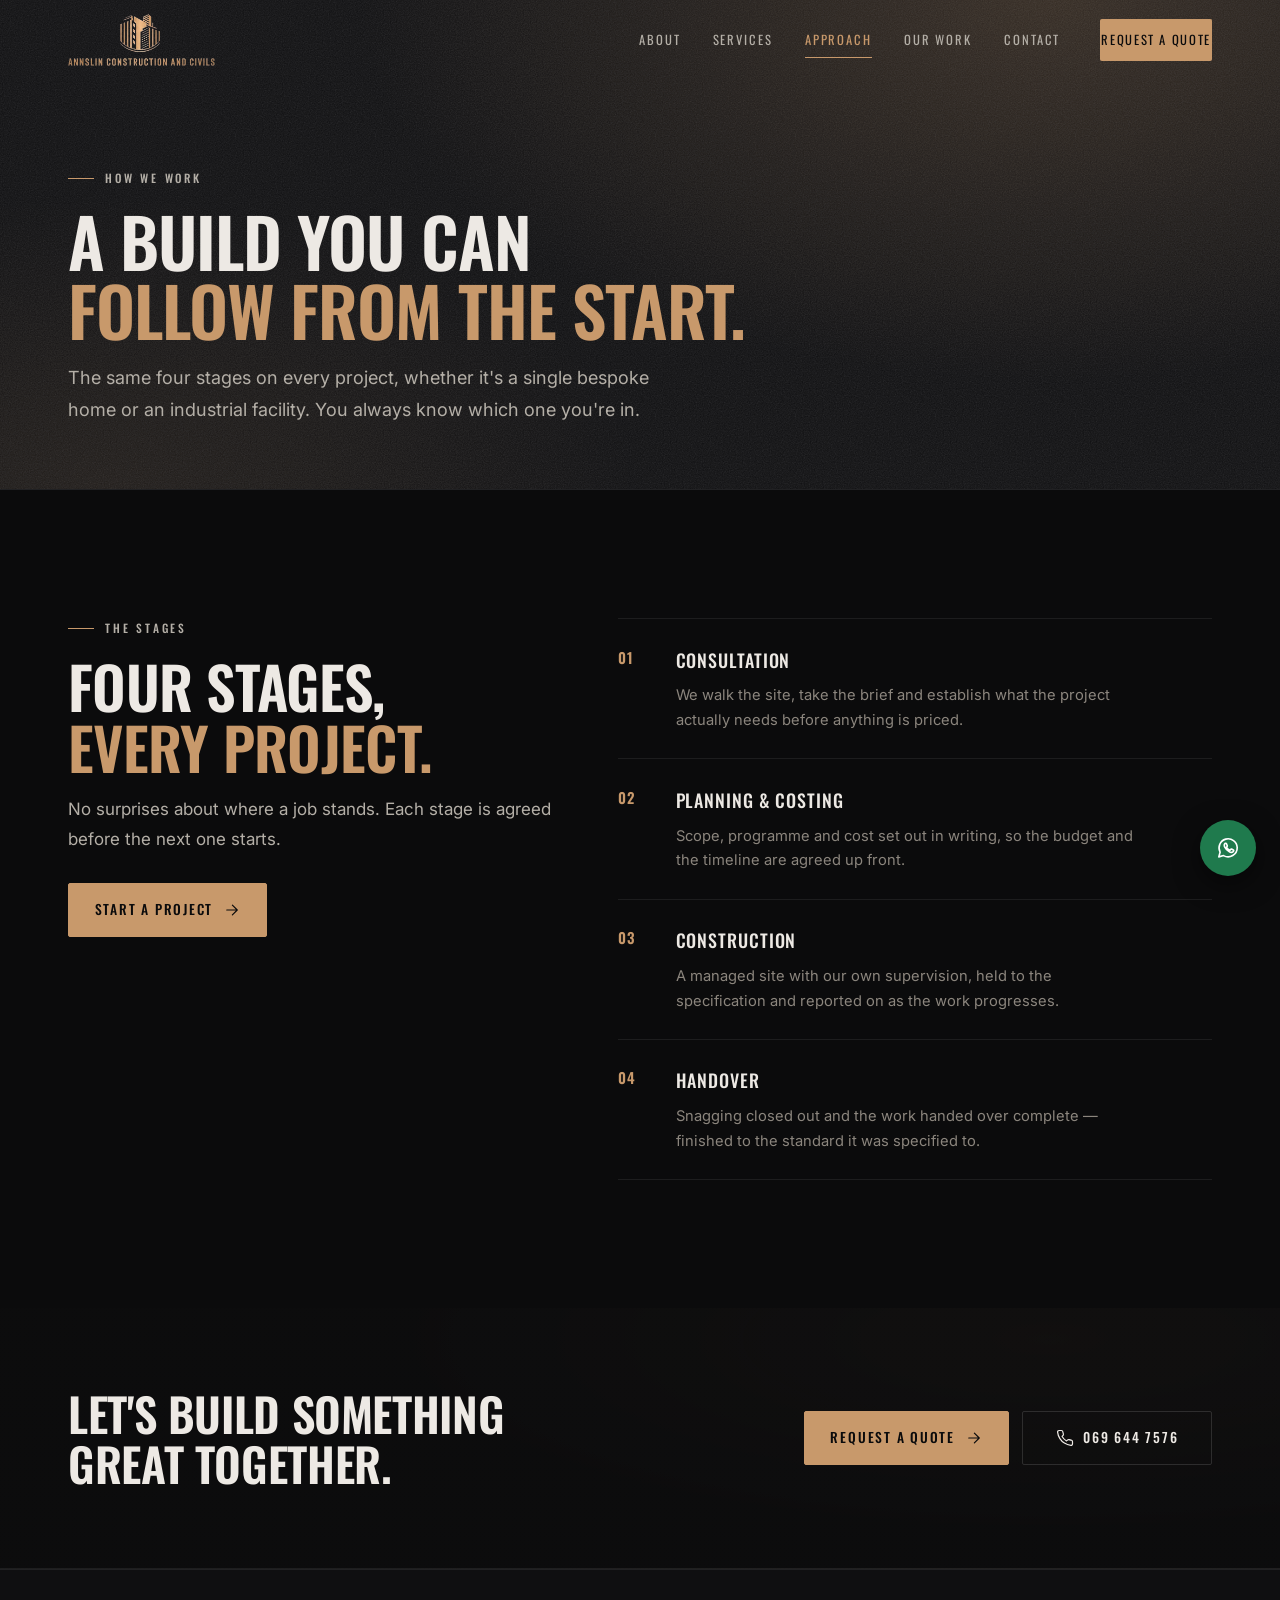
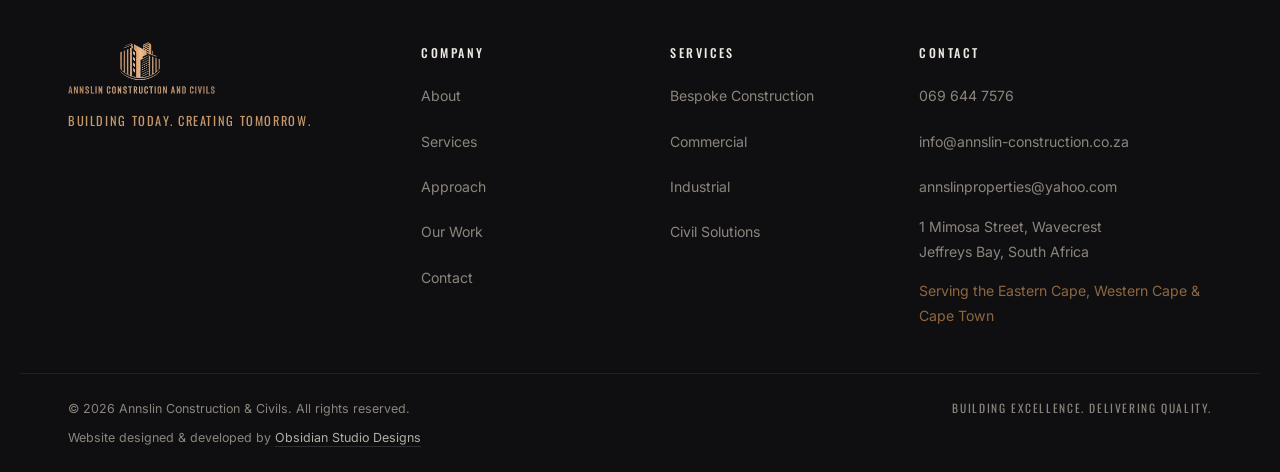
<file: approach.html>
<!DOCTYPE html>
<html lang="en-ZA">
<head>
<meta charset="utf-8">
<meta name="viewport" content="width=device-width, initial-scale=1, viewport-fit=cover">

<title>Our approach | Annslin Construction &amp; Civils</title>
<meta name="description" content="Consultation, planning and costing, construction and handover — the same four stages on every Annslin project.">
<link rel="canonical" href="https://obsidianstudiodesigns.github.io/annslin-construction-civils/approach.html">
<meta name="robots" content="index, follow, max-image-preview:large, max-snippet:-1">
<meta name="theme-color" content="#0B0B0C">
<meta name="author" content="Annslin Construction &amp; Civils">

<link rel="icon" href="favicon.ico" sizes="any">
<link rel="icon" type="image/png" sizes="48x48" href="assets/img/icon-48.png">
<link rel="icon" type="image/png" sizes="96x96" href="assets/img/icon-96.png">
<link rel="icon" type="image/png" sizes="192x192" href="assets/img/icon-192.png">
<link rel="apple-touch-icon" sizes="180x180" href="assets/img/icon-180.png">
<link rel="manifest" href="site.webmanifest">

<meta property="og:type" content="website">
<meta property="og:site_name" content="Annslin Construction &amp; Civils">
<meta property="og:locale" content="en_ZA">
<meta property="og:title" content="Our approach | Annslin Construction &amp; Civils">
<meta property="og:description" content="Consultation, planning and costing, construction and handover — the same four stages on every Annslin project.">
<meta property="og:url" content="https://obsidianstudiodesigns.github.io/annslin-construction-civils/approach.html">
<meta property="og:image" content="https://obsidianstudiodesigns.github.io/annslin-construction-civils/assets/img/og-image.jpg">
<meta name="twitter:card" content="summary_large_image">
<meta name="twitter:title" content="Our approach | Annslin Construction &amp; Civils">
<meta name="twitter:description" content="Consultation, planning and costing, construction and handover — the same four stages on every Annslin project.">
<meta name="twitter:image" content="https://obsidianstudiodesigns.github.io/annslin-construction-civils/assets/img/og-image.jpg">

<link rel="preconnect" href="https://fonts.googleapis.com">
<link rel="preconnect" href="https://fonts.gstatic.com" crossorigin>
<link href="https://fonts.googleapis.com/css2?family=Inter:wght@400;500;600&family=Oswald:wght@300;400;500;600;700&display=swap" rel="stylesheet">
<link rel="stylesheet" href="css/style.css">

<script type="application/ld+json">
{
  "@context": "https://schema.org",
  "@type": "BreadcrumbList",
  "itemListElement": [
    {
      "@type": "ListItem",
      "position": 1,
      "name": "Home",
      "item": "https://obsidianstudiodesigns.github.io/annslin-construction-civils/"
    },
    {
      "@type": "ListItem",
      "position": 2,
      "name": "Our approach",
      "item": "https://obsidianstudiodesigns.github.io/annslin-construction-civils/approach.html"
    }
  ]
}
</script>
</head>
<body>
<svg class="sprite" aria-hidden="true" focusable="false" xmlns="http://www.w3.org/2000/svg"><defs>
  <g id="i-quality"><path d="M12 2 4 5.5V11c0 5 3.4 9.3 8 11 4.6-1.7 8-6 8-11V5.5Z"/><path d="m8.5 11.5 2.5 2.5 4.5-4.5"/></g>
  <g id="i-safety"><path d="M3 17h18M5 17v-3a7 7 0 0 1 14 0v3"/><path d="M10 7.5V4.5h4v3M3 17v2h18v-2"/></g>
  <g id="i-team"><circle cx="9" cy="8" r="3"/><path d="M3 20v-1a6 6 0 0 1 12 0v1"/><path d="M16 5.5a3 3 0 0 1 0 5.8M18 20v-1a5 5 0 0 0-2.5-4.3"/></g>
  <g id="i-time"><rect x="3" y="5" width="18" height="16" rx="2"/><path d="M3 10h18M8 3v4M16 3v4"/><path d="m9.5 15 2 2 3.5-3.5"/></g>
  <g id="i-phone"><path d="M22 16.9v3a2 2 0 0 1-2.2 2 19.8 19.8 0 0 1-8.6-3.1 19.5 19.5 0 0 1-6-6A19.8 19.8 0 0 1 2.1 4.2 2 2 0 0 1 4.1 2h3a2 2 0 0 1 2 1.7c.1 1 .4 1.9.7 2.8a2 2 0 0 1-.5 2.1L8.1 9.9a16 16 0 0 0 6 6l1.3-1.2a2 2 0 0 1 2.1-.5c.9.3 1.8.6 2.8.7a2 2 0 0 1 1.7 2Z"/></g>
  <g id="i-mail"><rect x="3" y="5" width="18" height="14" rx="1.5"/><path d="m3.5 6 8.5 6.5L20.5 6"/></g>
  <g id="i-pin"><path d="M12 21.5S5 14.7 5 10a7 7 0 1 1 14 0c0 4.7-7 11.5-7 11.5Z"/><circle cx="12" cy="9.8" r="2.6"/></g>
  <g id="i-wa"><path d="M20.5 11.6A8.4 8.4 0 0 1 7.9 19l-4.4 1.2 1.2-4.3A8.4 8.4 0 1 1 20.5 11.6Z"/><path d="M8.9 8.2c.2-.5.4-.5.6-.5h.5c.2 0 .4 0 .6.5l.7 1.7c.1.2 0 .4-.1.6l-.4.5c-.1.2-.2.3 0 .6a6 6 0 0 0 2.7 2.3c.3.1.4 0 .6-.1l.6-.7c.2-.2.3-.2.6-.1l1.6.8c.2.1.4.2.4.4a1.9 1.9 0 0 1-1.3 1.7 4 4 0 0 1-3-.6 10 10 0 0 1-4-4.1 3.7 3.7 0 0 1-.4-2.5Z"/></g>
  <g id="i-arrow"><path d="M5 12h13M12.5 5.5 19 12l-6.5 6.5"/></g>
  <g id="i-close"><path d="M6 6l12 12M18 6 6 18"/></g>
  <g id="i-chev"><path d="m9 5 7 7-7 7"/></g>
</defs></svg>

<a class="skip" href="#main">Skip to content</a>

<header class="hdr" id="hdr">
  <div class="hdr__in">
    <a class="brand" href="index.html" aria-label="Annslin Construction &amp; Civils — home">
      <img src="assets/img/logo.png" alt="Annslin Construction &amp; Civils" width="567" height="201" fetchpriority="high">
    </a>

    <nav class="nav" id="nav" aria-label="Main">
      <a href="about.html">About</a>
      <a href="services.html">Services</a>
      <a href="approach.html" class="is-active" aria-current="page">Approach</a>
      <a href="work.html">Our Work</a>
      <a href="contact.html">Contact</a>
      <a class="btn btn--sm btn--gold nav__cta" href="contact.html#quote">Request a quote</a>
    </nav>

    <a class="hdr__call" href="tel:+27696447576" aria-label="Call 069 644 7576">
      <svg viewBox="0 0 24 24" aria-hidden="true"><use href="#i-phone"/></svg>
    </a>

    <button class="burger" id="burger" type="button" aria-label="Open menu"
            aria-expanded="false" aria-controls="nav"><span></span><span></span><span></span></button>
  </div>
</header>
<div class="scrim" id="scrim" hidden></div>

<main id="main">

<section class="phero">
  <div class="phero__veil" aria-hidden="true"></div>
  <div class="wrap phero__in">
    <p class="kicker"><span class="kicker__rule"></span>How we work</p>
    <h1 class="phero__h1">A build you can<br><span class="gold">follow from the start.</span></h1>
    <p class="phero__lede">The same four stages on every project, whether it's a single bespoke home or an industrial facility. You always know which one you're in.</p>
  </div>
</section>

<section class="sec sec--approach">
  <div class="wrap approach">
    <div class="approach__head">
      <p class="kicker"><span class="kicker__rule"></span>The stages</p>
      <h2 class="h2">Four stages,<br><span class="gold">every project.</span></h2>
      <p class="sec__note">No surprises about where a job stands. Each stage is agreed
        before the next one starts.</p>
      <a class="btn btn--gold" href="contact.html#quote">Start a project<svg viewBox="0 0 24 24" aria-hidden="true"><use href="#i-arrow"/></svg></a>
    </div>

    <ol class="steps">
      <li data-rise><span class="steps__n">01</span><h3>Consultation</h3>
        <p>We walk the site, take the brief and establish what the project actually needs before anything is priced.</p></li>
      <li data-rise data-rise-d="90"><span class="steps__n">02</span><h3>Planning &amp; costing</h3>
        <p>Scope, programme and cost set out in writing, so the budget and the timeline are agreed up front.</p></li>
      <li data-rise data-rise-d="180"><span class="steps__n">03</span><h3>Construction</h3>
        <p>A managed site with our own supervision, held to the specification and reported on as the work progresses.</p></li>
      <li data-rise data-rise-d="270"><span class="steps__n">04</span><h3>Handover</h3>
        <p>Snagging closed out and the work handed over complete — finished to the standard it was specified to.</p></li>
    </ol>

  </div>
</section>

<section class="band">
  <div class="wrap band__in">
    <h2 class="band__h">Let's build something great together.</h2>
    <div class="band__acts">
      <a class="btn btn--gold" href="contact.html#quote">Request a quote<svg viewBox="0 0 24 24" aria-hidden="true"><use href="#i-arrow"/></svg></a>
      <a class="btn btn--ghost" href="tel:+27696447576">
        <svg viewBox="0 0 24 24" aria-hidden="true"><use href="#i-phone"/></svg>069 644 7576</a>
    </div>
  </div>
</section>

</main>

<footer class="ftr">
  <div class="wrap ftr__in">
    <div class="ftr__brand">
      <img src="assets/img/logo.png" alt="Annslin Construction &amp; Civils" width="567" height="201" loading="lazy" decoding="async">
      <p>Building Today. Creating Tomorrow.</p>
    </div>

    <nav class="ftr__nav" aria-label="Footer">
      <h4>Company</h4>
      <a href="about.html">About</a>
      <a href="services.html">Services</a>
      <a href="approach.html">Approach</a>
      <a href="work.html">Our Work</a>
      <a href="contact.html">Contact</a>
    </nav>

    <nav class="ftr__nav" aria-label="Services">
      <h4>Services</h4>
      <a href="services.html">Bespoke Construction</a>
      <a href="services.html">Commercial</a>
      <a href="services.html">Industrial</a>
      <a href="services.html">Civil Solutions</a>
    </nav>

    <div class="ftr__nav">
      <h4>Contact</h4>
      <a href="tel:+27696447576">069 644 7576</a>
      <a href="mailto:info@annslin-construction.co.za">info@annslin-construction.co.za</a>
      <a href="mailto:annslinproperties@yahoo.com">annslinproperties@yahoo.com</a>
      <span>1 Mimosa Street, Wavecrest<br>Jeffreys Bay, South Africa</span>
      <span class="ftr__areas">Serving the Eastern Cape, Western Cape &amp; Cape Town</span>
    </div>
  </div>

  <div class="wrap ftr__base">
    <p class="ftr__copy">&copy; <span id="yr">2026</span> Annslin Construction &amp; Civils. All rights reserved.</p>
    <p class="ftr__tag">Building Excellence. Delivering Quality.</p>
    <p class="ftr__by">Website designed &amp; developed by
      <a href="https://obsidianstudiodesigns.co.za/" target="_blank" rel="noopener">Obsidian Studio Designs</a>
    </p>
  </div>
</footer>

<a class="wa-float" href="https://wa.me/27696447576" target="_blank" rel="noopener" aria-label="Chat on WhatsApp">
  <svg viewBox="0 0 24 24" aria-hidden="true"><use href="#i-wa"/></svg>
</a>

<script src="js/main.js" defer></script>
</body>
</html>
</file>
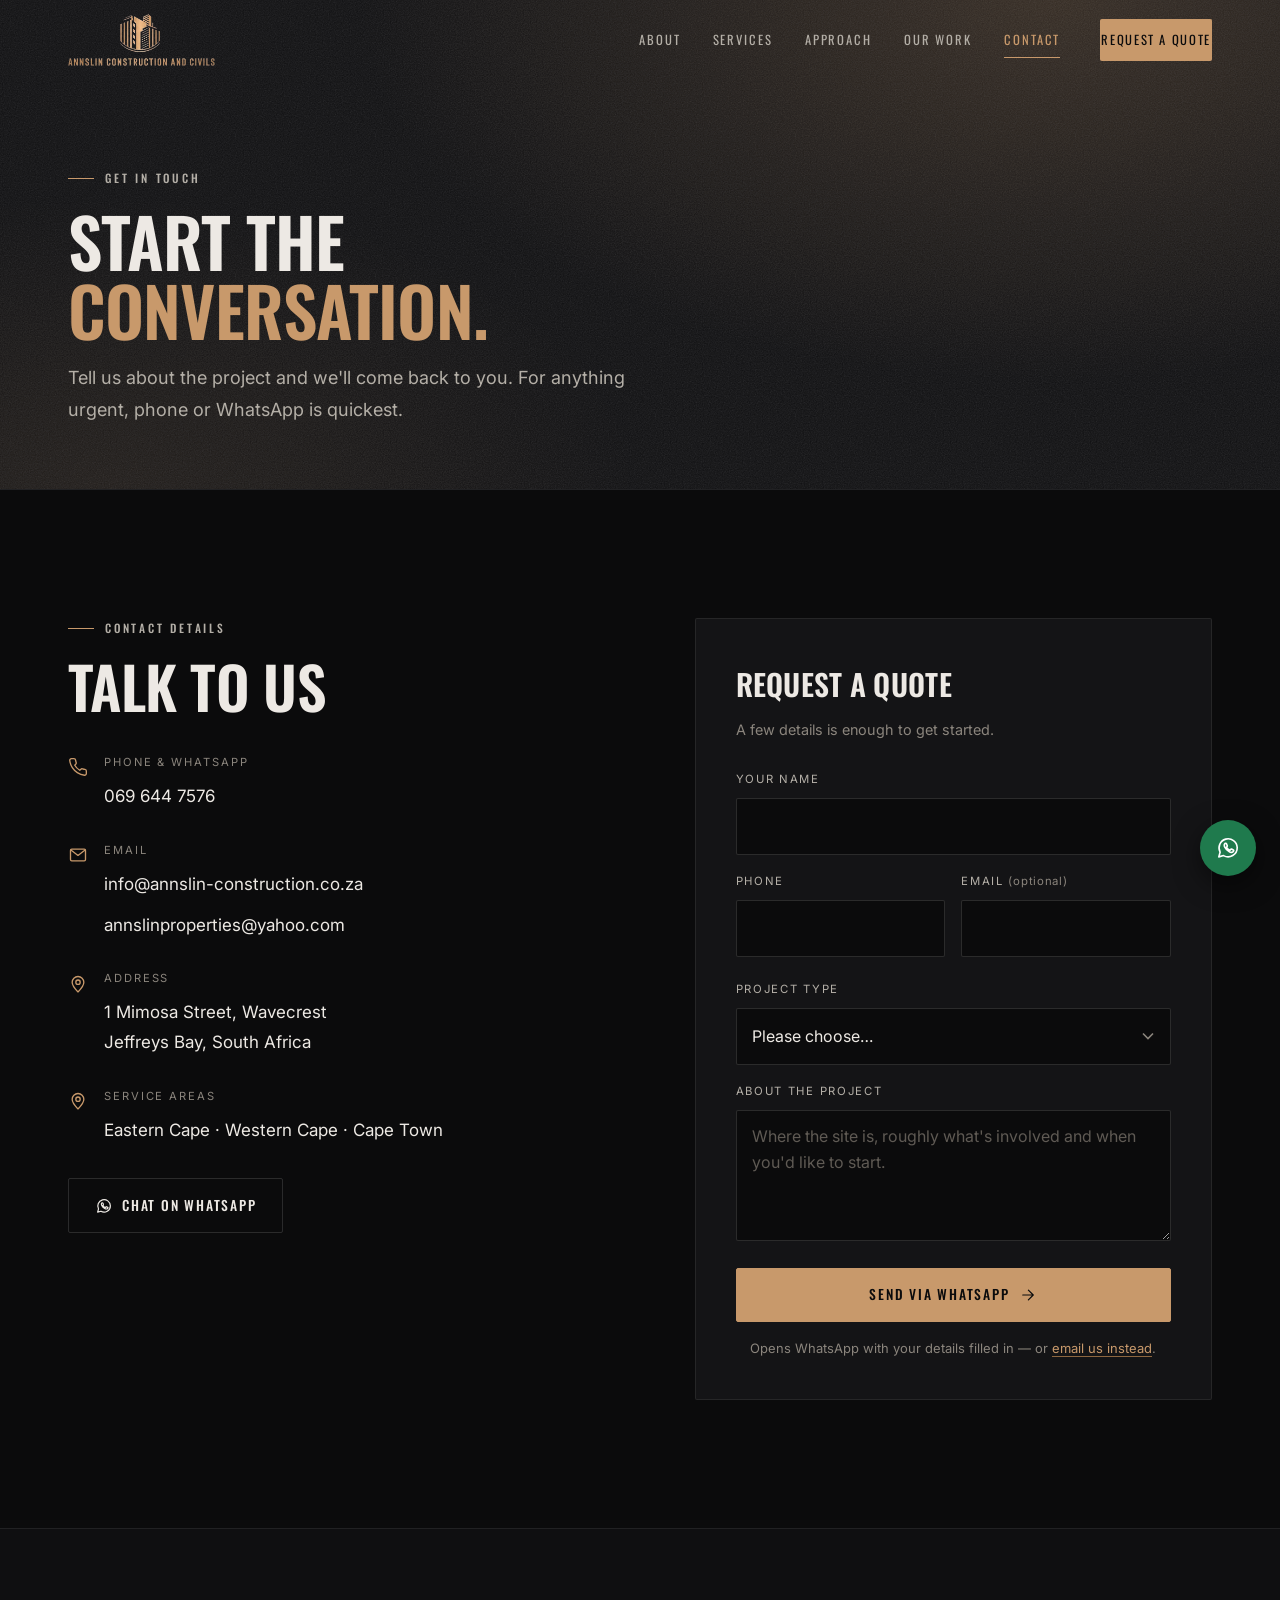
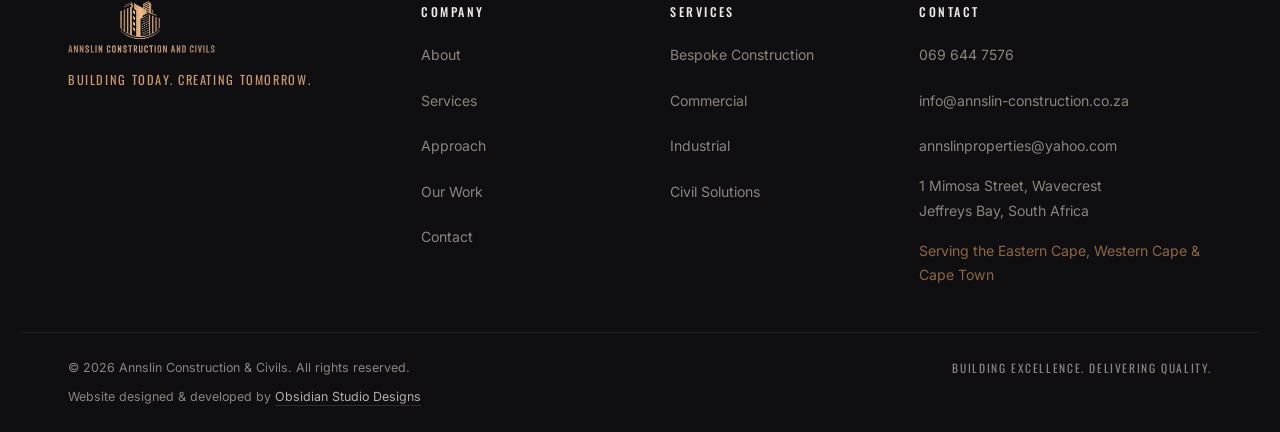
<file: contact.html>
<!DOCTYPE html>
<html lang="en-ZA">
<head>
<meta charset="utf-8">
<meta name="viewport" content="width=device-width, initial-scale=1, viewport-fit=cover">

<title>Contact | Annslin Construction &amp; Civils</title>
<meta name="description" content="Request a quote from Annslin Construction &amp; Civils. Call 069 644 7576, WhatsApp us or email info@annslin-construction.co.za. Based in Jeffreys Bay, serving the Eastern Cape, Western Cape and Cape Town.">
<link rel="canonical" href="https://obsidianstudiodesigns.github.io/annslin-construction-civils/contact.html">
<meta name="robots" content="index, follow, max-image-preview:large, max-snippet:-1">
<meta name="theme-color" content="#0B0B0C">
<meta name="author" content="Annslin Construction &amp; Civils">

<link rel="icon" href="favicon.ico" sizes="any">
<link rel="icon" type="image/png" sizes="48x48" href="assets/img/icon-48.png">
<link rel="icon" type="image/png" sizes="96x96" href="assets/img/icon-96.png">
<link rel="icon" type="image/png" sizes="192x192" href="assets/img/icon-192.png">
<link rel="apple-touch-icon" sizes="180x180" href="assets/img/icon-180.png">
<link rel="manifest" href="site.webmanifest">

<meta property="og:type" content="website">
<meta property="og:site_name" content="Annslin Construction &amp; Civils">
<meta property="og:locale" content="en_ZA">
<meta property="og:title" content="Contact | Annslin Construction &amp; Civils">
<meta property="og:description" content="Request a quote from Annslin Construction &amp; Civils. Call 069 644 7576, WhatsApp us or email info@annslin-construction.co.za. Based in Jeffreys Bay, serving the Eastern Cape, Western Cape and Cape Town.">
<meta property="og:url" content="https://obsidianstudiodesigns.github.io/annslin-construction-civils/contact.html">
<meta property="og:image" content="https://obsidianstudiodesigns.github.io/annslin-construction-civils/assets/img/og-image.jpg">
<meta name="twitter:card" content="summary_large_image">
<meta name="twitter:title" content="Contact | Annslin Construction &amp; Civils">
<meta name="twitter:description" content="Request a quote from Annslin Construction &amp; Civils. Call 069 644 7576, WhatsApp us or email info@annslin-construction.co.za. Based in Jeffreys Bay, serving the Eastern Cape, Western Cape and Cape Town.">
<meta name="twitter:image" content="https://obsidianstudiodesigns.github.io/annslin-construction-civils/assets/img/og-image.jpg">

<link rel="preconnect" href="https://fonts.googleapis.com">
<link rel="preconnect" href="https://fonts.gstatic.com" crossorigin>
<link href="https://fonts.googleapis.com/css2?family=Inter:wght@400;500;600&family=Oswald:wght@300;400;500;600;700&display=swap" rel="stylesheet">
<link rel="stylesheet" href="css/style.css">

<script type="application/ld+json">
{
  "@context": "https://schema.org",
  "@type": "BreadcrumbList",
  "itemListElement": [
    {
      "@type": "ListItem",
      "position": 1,
      "name": "Home",
      "item": "https://obsidianstudiodesigns.github.io/annslin-construction-civils/"
    },
    {
      "@type": "ListItem",
      "position": 2,
      "name": "Contact",
      "item": "https://obsidianstudiodesigns.github.io/annslin-construction-civils/contact.html"
    }
  ]
}
</script>
</head>
<body>
<svg class="sprite" aria-hidden="true" focusable="false" xmlns="http://www.w3.org/2000/svg"><defs>
  <g id="i-quality"><path d="M12 2 4 5.5V11c0 5 3.4 9.3 8 11 4.6-1.7 8-6 8-11V5.5Z"/><path d="m8.5 11.5 2.5 2.5 4.5-4.5"/></g>
  <g id="i-safety"><path d="M3 17h18M5 17v-3a7 7 0 0 1 14 0v3"/><path d="M10 7.5V4.5h4v3M3 17v2h18v-2"/></g>
  <g id="i-team"><circle cx="9" cy="8" r="3"/><path d="M3 20v-1a6 6 0 0 1 12 0v1"/><path d="M16 5.5a3 3 0 0 1 0 5.8M18 20v-1a5 5 0 0 0-2.5-4.3"/></g>
  <g id="i-time"><rect x="3" y="5" width="18" height="16" rx="2"/><path d="M3 10h18M8 3v4M16 3v4"/><path d="m9.5 15 2 2 3.5-3.5"/></g>
  <g id="i-phone"><path d="M22 16.9v3a2 2 0 0 1-2.2 2 19.8 19.8 0 0 1-8.6-3.1 19.5 19.5 0 0 1-6-6A19.8 19.8 0 0 1 2.1 4.2 2 2 0 0 1 4.1 2h3a2 2 0 0 1 2 1.7c.1 1 .4 1.9.7 2.8a2 2 0 0 1-.5 2.1L8.1 9.9a16 16 0 0 0 6 6l1.3-1.2a2 2 0 0 1 2.1-.5c.9.3 1.8.6 2.8.7a2 2 0 0 1 1.7 2Z"/></g>
  <g id="i-mail"><rect x="3" y="5" width="18" height="14" rx="1.5"/><path d="m3.5 6 8.5 6.5L20.5 6"/></g>
  <g id="i-pin"><path d="M12 21.5S5 14.7 5 10a7 7 0 1 1 14 0c0 4.7-7 11.5-7 11.5Z"/><circle cx="12" cy="9.8" r="2.6"/></g>
  <g id="i-wa"><path d="M20.5 11.6A8.4 8.4 0 0 1 7.9 19l-4.4 1.2 1.2-4.3A8.4 8.4 0 1 1 20.5 11.6Z"/><path d="M8.9 8.2c.2-.5.4-.5.6-.5h.5c.2 0 .4 0 .6.5l.7 1.7c.1.2 0 .4-.1.6l-.4.5c-.1.2-.2.3 0 .6a6 6 0 0 0 2.7 2.3c.3.1.4 0 .6-.1l.6-.7c.2-.2.3-.2.6-.1l1.6.8c.2.1.4.2.4.4a1.9 1.9 0 0 1-1.3 1.7 4 4 0 0 1-3-.6 10 10 0 0 1-4-4.1 3.7 3.7 0 0 1-.4-2.5Z"/></g>
  <g id="i-arrow"><path d="M5 12h13M12.5 5.5 19 12l-6.5 6.5"/></g>
  <g id="i-close"><path d="M6 6l12 12M18 6 6 18"/></g>
  <g id="i-chev"><path d="m9 5 7 7-7 7"/></g>
</defs></svg>

<a class="skip" href="#main">Skip to content</a>

<header class="hdr" id="hdr">
  <div class="hdr__in">
    <a class="brand" href="index.html" aria-label="Annslin Construction &amp; Civils — home">
      <img src="assets/img/logo.png" alt="Annslin Construction &amp; Civils" width="567" height="201" fetchpriority="high">
    </a>

    <nav class="nav" id="nav" aria-label="Main">
      <a href="about.html">About</a>
      <a href="services.html">Services</a>
      <a href="approach.html">Approach</a>
      <a href="work.html">Our Work</a>
      <a href="contact.html" class="is-active" aria-current="page">Contact</a>
      <a class="btn btn--sm btn--gold nav__cta" href="contact.html#quote">Request a quote</a>
    </nav>

    <a class="hdr__call" href="tel:+27696447576" aria-label="Call 069 644 7576">
      <svg viewBox="0 0 24 24" aria-hidden="true"><use href="#i-phone"/></svg>
    </a>

    <button class="burger" id="burger" type="button" aria-label="Open menu"
            aria-expanded="false" aria-controls="nav"><span></span><span></span><span></span></button>
  </div>
</header>
<div class="scrim" id="scrim" hidden></div>

<main id="main">

<section class="phero">
  <div class="phero__veil" aria-hidden="true"></div>
  <div class="wrap phero__in">
    <p class="kicker"><span class="kicker__rule"></span>Get in touch</p>
    <h1 class="phero__h1">Start the<br><span class="gold">conversation.</span></h1>
    <p class="phero__lede">Tell us about the project and we'll come back to you. For anything urgent, phone or WhatsApp is quickest.</p>
  </div>
</section>

<section class="sec sec--contact">
  <div class="wrap contact">
    <div class="contact__info">
      <p class="kicker"><span class="kicker__rule"></span>Contact details</p>
      <h2 class="h2">Talk to us</h2>

      <ul class="cinfo">
        <li>
          <svg viewBox="0 0 24 24" aria-hidden="true"><use href="#i-phone"/></svg>
          <div><span>Phone &amp; WhatsApp</span><a href="tel:+27696447576">069 644 7576</a></div>
        </li>
        <li>
          <svg viewBox="0 0 24 24" aria-hidden="true"><use href="#i-mail"/></svg>
          <div><span>Email</span>
            <a href="mailto:info@annslin-construction.co.za">info@annslin-construction.co.za</a>
            <a href="mailto:annslinproperties@yahoo.com">annslinproperties@yahoo.com</a>
          </div>
        </li>
        <li>
          <svg viewBox="0 0 24 24" aria-hidden="true"><use href="#i-pin"/></svg>
          <div><span>Address</span>
            <a href="https://www.google.com/maps/search/?api=1&amp;query=1+Mimosa+Street%2C+Wavecrest%2C+Jeffreys+Bay%2C+South+Africa"
               target="_blank" rel="noopener">1 Mimosa Street, Wavecrest<br>Jeffreys Bay, South Africa</a>
          </div>
        </li>
        <li>
          <svg viewBox="0 0 24 24" aria-hidden="true"><use href="#i-pin"/></svg>
          <div><span>Service areas</span><a href="index.html">Eastern Cape &middot; Western Cape &middot; Cape Town</a></div>
        </li>
      </ul>

      <a class="btn btn--wa" href="https://wa.me/27696447576" target="_blank" rel="noopener">
        <svg viewBox="0 0 24 24" aria-hidden="true"><use href="#i-wa"/></svg>Chat on WhatsApp</a>
    </div>

    <div class="quote" id="quote">
      <h3 class="quote__h">Request a quote</h3>
      <p class="quote__sub">A few details is enough to get started.</p>

      <form id="quoteForm" novalidate>
        <div class="f">
          <label for="qName">Your name</label>
          <input id="qName" name="name" type="text" autocomplete="name" required>
          <p class="err" data-for="qName"></p>
        </div>
        <div class="f2">
          <div class="f">
            <label for="qPhone">Phone</label>
            <input id="qPhone" name="phone" type="tel" inputmode="tel" autocomplete="tel" required>
            <p class="err" data-for="qPhone"></p>
          </div>
          <div class="f">
            <label for="qEmail">Email <span class="opt">(optional)</span></label>
            <input id="qEmail" name="email" type="email" autocomplete="email">
            <p class="err" data-for="qEmail"></p>
          </div>
        </div>
        <div class="f">
          <label for="qType">Project type</label>
          <select id="qType" name="type" required>
            <option value="">Please choose&hellip;</option>
            <option>Bespoke Construction Services</option>
            <option>Commercial Construction</option>
            <option>Industrial Construction</option>
            <option>New Building Development</option>
            <option>Renovations &amp; Alterations</option>
            <option>Civil Construction Solutions</option>
            <option>Something else</option>
          </select>
          <p class="err" data-for="qType"></p>
        </div>
        <div class="f">
          <label for="qMsg">About the project</label>
          <textarea id="qMsg" name="message" rows="4" required
            placeholder="Where the site is, roughly what's involved and when you'd like to start."></textarea>
          <p class="err" data-for="qMsg"></p>
        </div>

        <button class="btn btn--gold btn--full" type="submit">
          Send via WhatsApp<svg viewBox="0 0 24 24" aria-hidden="true"><use href="#i-arrow"/></svg>
        </button>
        <p class="quote__note">Opens WhatsApp with your details filled in — or
          <a href="mailto:info@annslin-construction.co.za">email us instead</a>.</p>
        <p class="quote__ok" id="quoteOk" role="status" hidden>
          Opening WhatsApp&hellip; if nothing happens, use the email link above.</p>
      </form>
    </div>
  </div>
</section>
</main>

<footer class="ftr">
  <div class="wrap ftr__in">
    <div class="ftr__brand">
      <img src="assets/img/logo.png" alt="Annslin Construction &amp; Civils" width="567" height="201" loading="lazy" decoding="async">
      <p>Building Today. Creating Tomorrow.</p>
    </div>

    <nav class="ftr__nav" aria-label="Footer">
      <h4>Company</h4>
      <a href="about.html">About</a>
      <a href="services.html">Services</a>
      <a href="approach.html">Approach</a>
      <a href="work.html">Our Work</a>
      <a href="contact.html">Contact</a>
    </nav>

    <nav class="ftr__nav" aria-label="Services">
      <h4>Services</h4>
      <a href="services.html">Bespoke Construction</a>
      <a href="services.html">Commercial</a>
      <a href="services.html">Industrial</a>
      <a href="services.html">Civil Solutions</a>
    </nav>

    <div class="ftr__nav">
      <h4>Contact</h4>
      <a href="tel:+27696447576">069 644 7576</a>
      <a href="mailto:info@annslin-construction.co.za">info@annslin-construction.co.za</a>
      <a href="mailto:annslinproperties@yahoo.com">annslinproperties@yahoo.com</a>
      <span>1 Mimosa Street, Wavecrest<br>Jeffreys Bay, South Africa</span>
      <span class="ftr__areas">Serving the Eastern Cape, Western Cape &amp; Cape Town</span>
    </div>
  </div>

  <div class="wrap ftr__base">
    <p class="ftr__copy">&copy; <span id="yr">2026</span> Annslin Construction &amp; Civils. All rights reserved.</p>
    <p class="ftr__tag">Building Excellence. Delivering Quality.</p>
    <p class="ftr__by">Website designed &amp; developed by
      <a href="https://obsidianstudiodesigns.co.za/" target="_blank" rel="noopener">Obsidian Studio Designs</a>
    </p>
  </div>
</footer>

<a class="wa-float" href="https://wa.me/27696447576" target="_blank" rel="noopener" aria-label="Chat on WhatsApp">
  <svg viewBox="0 0 24 24" aria-hidden="true"><use href="#i-wa"/></svg>
</a>

<script src="js/main.js" defer></script>
</body>
</html>
</file>
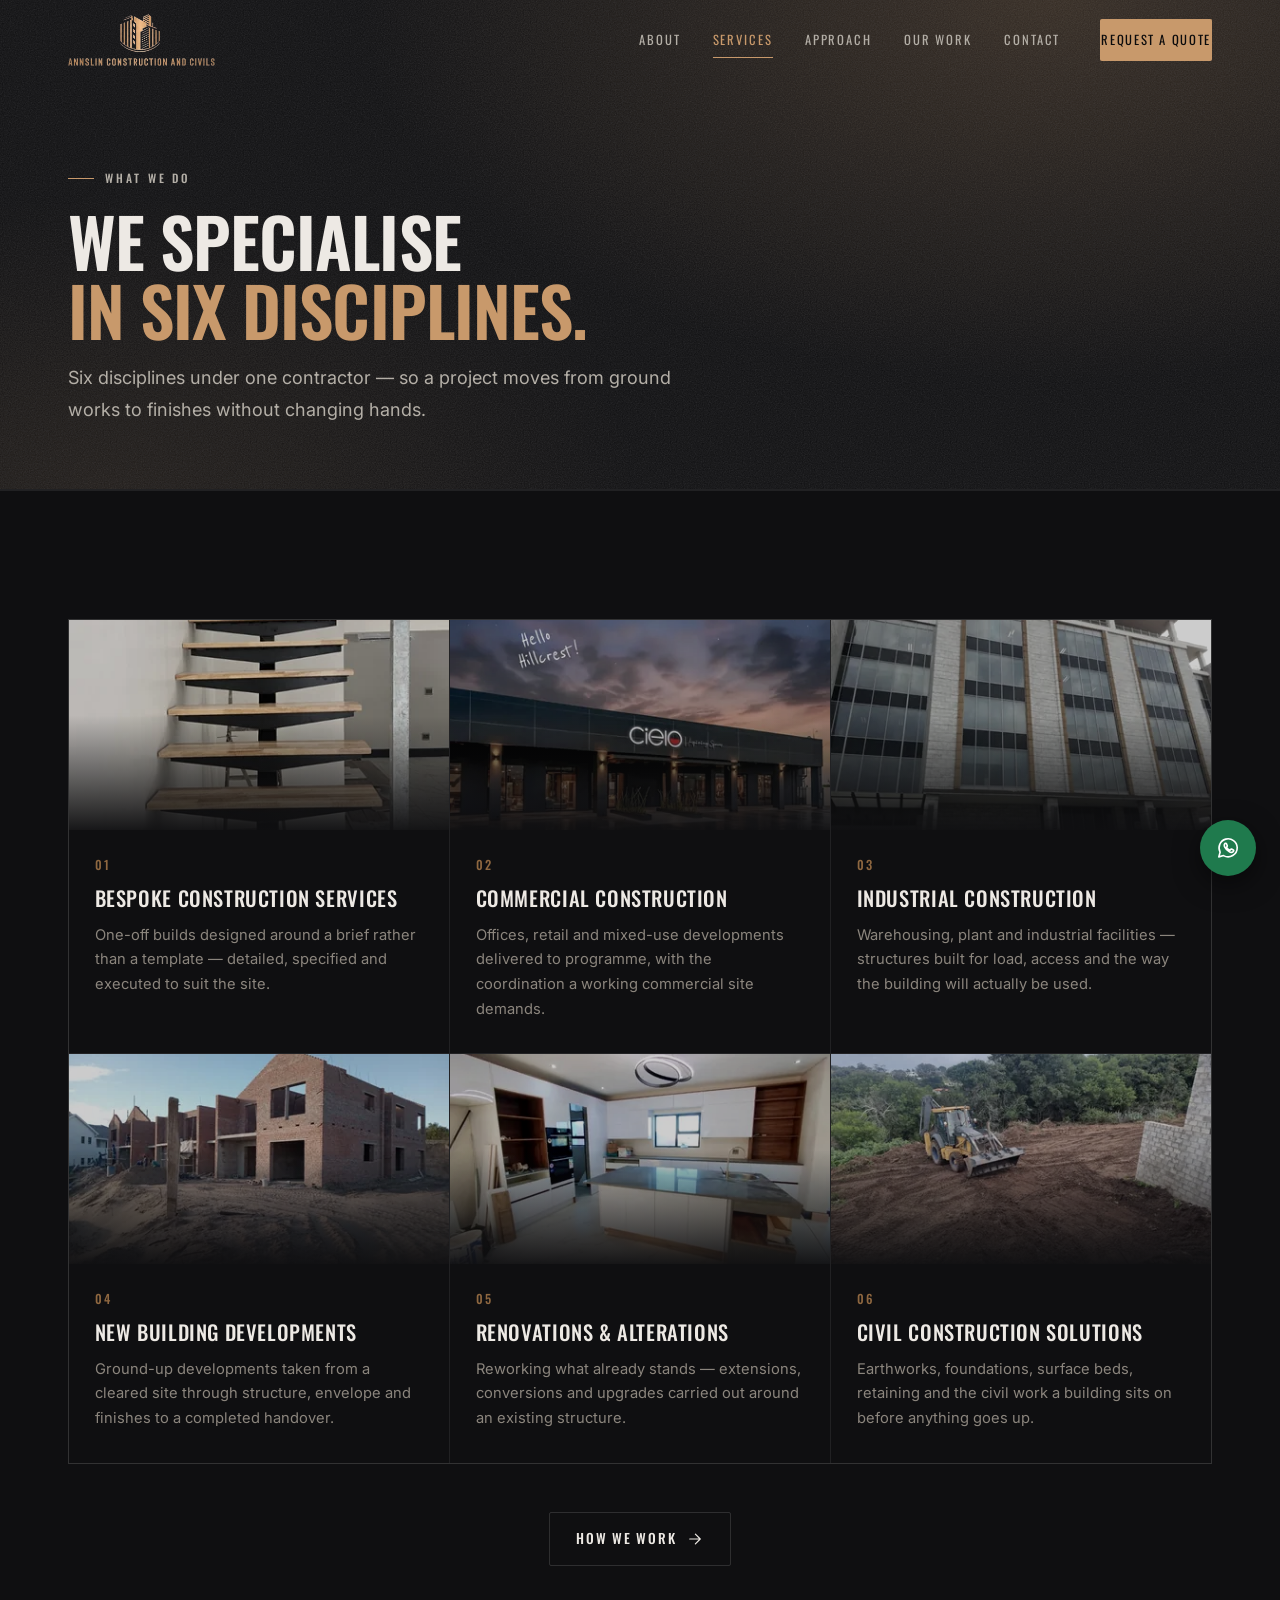
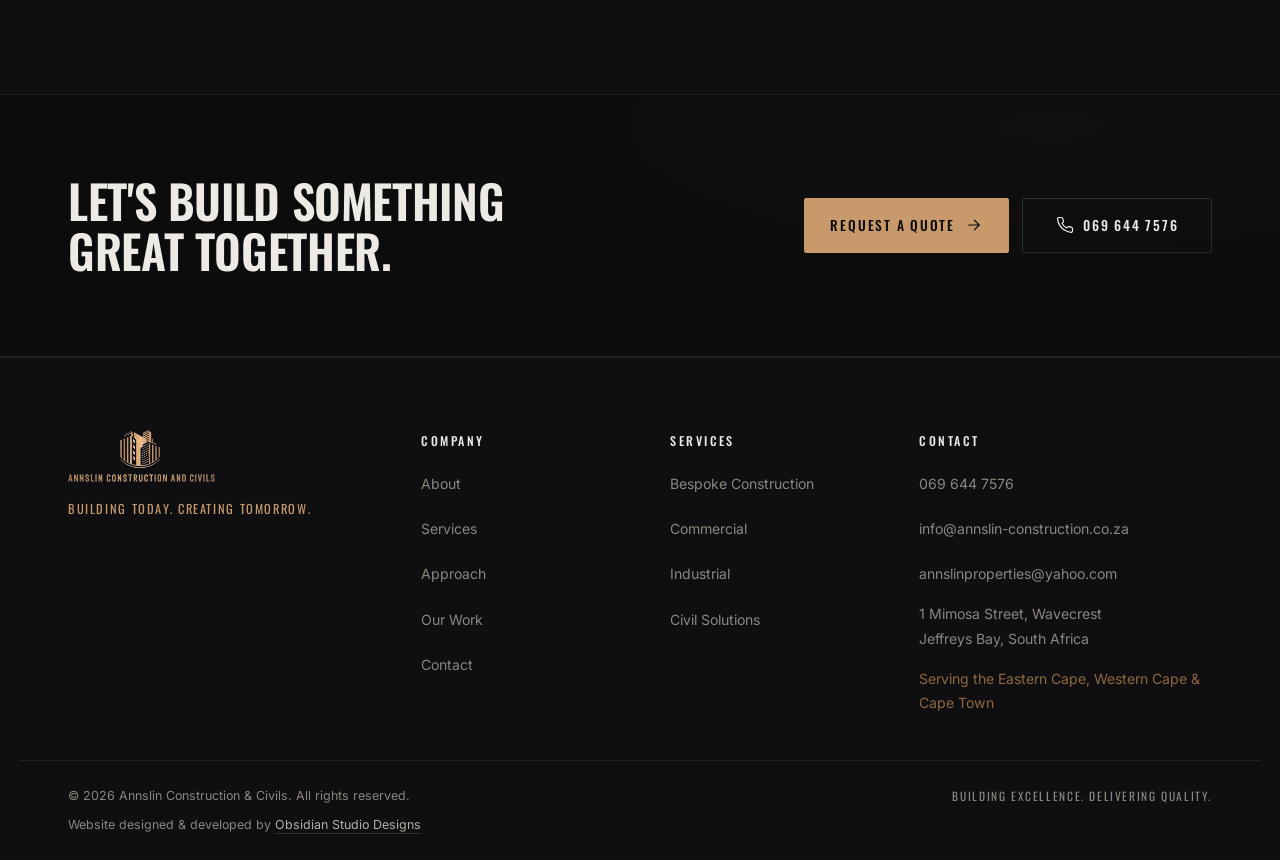
<file: services.html>
<!DOCTYPE html>
<html lang="en-ZA">
<head>
<meta charset="utf-8">
<meta name="viewport" content="width=device-width, initial-scale=1, viewport-fit=cover">

<title>Services | Annslin Construction &amp; Civils</title>
<meta name="description" content="Bespoke, commercial and industrial construction, new building developments, renovations and alterations, and civil construction solutions.">
<link rel="canonical" href="https://obsidianstudiodesigns.github.io/annslin-construction-civils/services.html">
<meta name="robots" content="index, follow, max-image-preview:large, max-snippet:-1">
<meta name="theme-color" content="#0B0B0C">
<meta name="author" content="Annslin Construction &amp; Civils">

<link rel="icon" href="favicon.ico" sizes="any">
<link rel="icon" type="image/png" sizes="48x48" href="assets/img/icon-48.png">
<link rel="icon" type="image/png" sizes="96x96" href="assets/img/icon-96.png">
<link rel="icon" type="image/png" sizes="192x192" href="assets/img/icon-192.png">
<link rel="apple-touch-icon" sizes="180x180" href="assets/img/icon-180.png">
<link rel="manifest" href="site.webmanifest">

<meta property="og:type" content="website">
<meta property="og:site_name" content="Annslin Construction &amp; Civils">
<meta property="og:locale" content="en_ZA">
<meta property="og:title" content="Services | Annslin Construction &amp; Civils">
<meta property="og:description" content="Bespoke, commercial and industrial construction, new building developments, renovations and alterations, and civil construction solutions.">
<meta property="og:url" content="https://obsidianstudiodesigns.github.io/annslin-construction-civils/services.html">
<meta property="og:image" content="https://obsidianstudiodesigns.github.io/annslin-construction-civils/assets/img/og-image.jpg">
<meta name="twitter:card" content="summary_large_image">
<meta name="twitter:title" content="Services | Annslin Construction &amp; Civils">
<meta name="twitter:description" content="Bespoke, commercial and industrial construction, new building developments, renovations and alterations, and civil construction solutions.">
<meta name="twitter:image" content="https://obsidianstudiodesigns.github.io/annslin-construction-civils/assets/img/og-image.jpg">

<link rel="preconnect" href="https://fonts.googleapis.com">
<link rel="preconnect" href="https://fonts.gstatic.com" crossorigin>
<link href="https://fonts.googleapis.com/css2?family=Inter:wght@400;500;600&family=Oswald:wght@300;400;500;600;700&display=swap" rel="stylesheet">
<link rel="stylesheet" href="css/style.css">

<script type="application/ld+json">
{
  "@context": "https://schema.org",
  "@type": "BreadcrumbList",
  "itemListElement": [
    {
      "@type": "ListItem",
      "position": 1,
      "name": "Home",
      "item": "https://obsidianstudiodesigns.github.io/annslin-construction-civils/"
    },
    {
      "@type": "ListItem",
      "position": 2,
      "name": "Services",
      "item": "https://obsidianstudiodesigns.github.io/annslin-construction-civils/services.html"
    }
  ]
}
</script>
</head>
<body>
<svg class="sprite" aria-hidden="true" focusable="false" xmlns="http://www.w3.org/2000/svg"><defs>
  <g id="i-quality"><path d="M12 2 4 5.5V11c0 5 3.4 9.3 8 11 4.6-1.7 8-6 8-11V5.5Z"/><path d="m8.5 11.5 2.5 2.5 4.5-4.5"/></g>
  <g id="i-safety"><path d="M3 17h18M5 17v-3a7 7 0 0 1 14 0v3"/><path d="M10 7.5V4.5h4v3M3 17v2h18v-2"/></g>
  <g id="i-team"><circle cx="9" cy="8" r="3"/><path d="M3 20v-1a6 6 0 0 1 12 0v1"/><path d="M16 5.5a3 3 0 0 1 0 5.8M18 20v-1a5 5 0 0 0-2.5-4.3"/></g>
  <g id="i-time"><rect x="3" y="5" width="18" height="16" rx="2"/><path d="M3 10h18M8 3v4M16 3v4"/><path d="m9.5 15 2 2 3.5-3.5"/></g>
  <g id="i-phone"><path d="M22 16.9v3a2 2 0 0 1-2.2 2 19.8 19.8 0 0 1-8.6-3.1 19.5 19.5 0 0 1-6-6A19.8 19.8 0 0 1 2.1 4.2 2 2 0 0 1 4.1 2h3a2 2 0 0 1 2 1.7c.1 1 .4 1.9.7 2.8a2 2 0 0 1-.5 2.1L8.1 9.9a16 16 0 0 0 6 6l1.3-1.2a2 2 0 0 1 2.1-.5c.9.3 1.8.6 2.8.7a2 2 0 0 1 1.7 2Z"/></g>
  <g id="i-mail"><rect x="3" y="5" width="18" height="14" rx="1.5"/><path d="m3.5 6 8.5 6.5L20.5 6"/></g>
  <g id="i-pin"><path d="M12 21.5S5 14.7 5 10a7 7 0 1 1 14 0c0 4.7-7 11.5-7 11.5Z"/><circle cx="12" cy="9.8" r="2.6"/></g>
  <g id="i-wa"><path d="M20.5 11.6A8.4 8.4 0 0 1 7.9 19l-4.4 1.2 1.2-4.3A8.4 8.4 0 1 1 20.5 11.6Z"/><path d="M8.9 8.2c.2-.5.4-.5.6-.5h.5c.2 0 .4 0 .6.5l.7 1.7c.1.2 0 .4-.1.6l-.4.5c-.1.2-.2.3 0 .6a6 6 0 0 0 2.7 2.3c.3.1.4 0 .6-.1l.6-.7c.2-.2.3-.2.6-.1l1.6.8c.2.1.4.2.4.4a1.9 1.9 0 0 1-1.3 1.7 4 4 0 0 1-3-.6 10 10 0 0 1-4-4.1 3.7 3.7 0 0 1-.4-2.5Z"/></g>
  <g id="i-arrow"><path d="M5 12h13M12.5 5.5 19 12l-6.5 6.5"/></g>
  <g id="i-close"><path d="M6 6l12 12M18 6 6 18"/></g>
  <g id="i-chev"><path d="m9 5 7 7-7 7"/></g>
</defs></svg>

<a class="skip" href="#main">Skip to content</a>

<header class="hdr" id="hdr">
  <div class="hdr__in">
    <a class="brand" href="index.html" aria-label="Annslin Construction &amp; Civils — home">
      <img src="assets/img/logo.png" alt="Annslin Construction &amp; Civils" width="567" height="201" fetchpriority="high">
    </a>

    <nav class="nav" id="nav" aria-label="Main">
      <a href="about.html">About</a>
      <a href="services.html" class="is-active" aria-current="page">Services</a>
      <a href="approach.html">Approach</a>
      <a href="work.html">Our Work</a>
      <a href="contact.html">Contact</a>
      <a class="btn btn--sm btn--gold nav__cta" href="contact.html#quote">Request a quote</a>
    </nav>

    <a class="hdr__call" href="tel:+27696447576" aria-label="Call 069 644 7576">
      <svg viewBox="0 0 24 24" aria-hidden="true"><use href="#i-phone"/></svg>
    </a>

    <button class="burger" id="burger" type="button" aria-label="Open menu"
            aria-expanded="false" aria-controls="nav"><span></span><span></span><span></span></button>
  </div>
</header>
<div class="scrim" id="scrim" hidden></div>

<main id="main">

<section class="phero">
  <div class="phero__veil" aria-hidden="true"></div>
  <div class="wrap phero__in">
    <p class="kicker"><span class="kicker__rule"></span>What we do</p>
    <h1 class="phero__h1">We specialise<br><span class="gold">in six disciplines.</span></h1>
    <p class="phero__lede">Six disciplines under one contractor — so a project moves from ground works to finishes without changing hands.</p>
  </div>
</section>

<section class="sec sec--services">
  <div class="wrap">
    <ul class="svcs">
  <li class="svc" data-rise>
    <picture class="svc__img">
      <source type="image/webp" srcset="assets/img/services/bespoke-400.webp 400w, assets/img/services/bespoke.webp 800w" sizes="(max-width:640px) 92vw, (max-width:900px) 46vw, 31vw">
      <img src="assets/img/services/bespoke-400.jpg" srcset="assets/img/services/bespoke-400.jpg 400w, assets/img/services/bespoke.jpg 800w" sizes="(max-width:640px) 92vw, (max-width:900px) 46vw, 31vw" alt="A floating timber staircase with cantilevered treads." width="800" height="450" loading="lazy" decoding="async">
    </picture>
    <div class="svc__body"><span class="svc__n">01</span><h3>Bespoke Construction Services</h3><p>One-off builds designed around a brief rather than a template — detailed, specified and executed to suit the site.</p></div>
  </li>
  <li class="svc" data-rise data-rise-d="70">
    <picture class="svc__img">
      <source type="image/webp" srcset="assets/img/services/commercial-400.webp 400w, assets/img/services/commercial.webp 800w" sizes="(max-width:640px) 92vw, (max-width:900px) 46vw, 31vw">
      <img src="assets/img/services/commercial-400.jpg" srcset="assets/img/services/commercial-400.jpg 400w, assets/img/services/commercial.jpg 800w" sizes="(max-width:640px) 92vw, (max-width:900px) 46vw, 31vw" alt="A completed retail centre lit at dusk." width="800" height="450" loading="lazy" decoding="async">
    </picture>
    <div class="svc__body"><span class="svc__n">02</span><h3>Commercial Construction</h3><p>Offices, retail and mixed-use developments delivered to programme, with the coordination a working commercial site demands.</p></div>
  </li>
  <li class="svc" data-rise data-rise-d="140">
    <picture class="svc__img">
      <source type="image/webp" srcset="assets/img/services/industrial-400.webp 400w, assets/img/services/industrial.webp 800w" sizes="(max-width:640px) 92vw, (max-width:900px) 46vw, 31vw">
      <img src="assets/img/services/industrial-400.jpg" srcset="assets/img/services/industrial-400.jpg 400w, assets/img/services/industrial.jpg 800w" sizes="(max-width:640px) 92vw, (max-width:900px) 46vw, 31vw" alt="A multi-storey office block with glazed curtain walling and stone cladding." width="800" height="450" loading="lazy" decoding="async">
    </picture>
    <div class="svc__body"><span class="svc__n">03</span><h3>Industrial Construction</h3><p>Warehousing, plant and industrial facilities — structures built for load, access and the way the building will actually be used.</p></div>
  </li>
  <li class="svc" data-rise data-rise-d="210">
    <picture class="svc__img">
      <source type="image/webp" srcset="assets/img/services/developments-400.webp 400w, assets/img/services/developments.webp 800w" sizes="(max-width:640px) 92vw, (max-width:900px) 46vw, 31vw">
      <img src="assets/img/services/developments-400.jpg" srcset="assets/img/services/developments-400.jpg 400w, assets/img/services/developments.jpg 800w" sizes="(max-width:640px) 92vw, (max-width:900px) 46vw, 31vw" alt="Brickwork rising on a multi-unit residential development." width="800" height="450" loading="lazy" decoding="async">
    </picture>
    <div class="svc__body"><span class="svc__n">04</span><h3>New Building Developments</h3><p>Ground-up developments taken from a cleared site through structure, envelope and finishes to a completed handover.</p></div>
  </li>
  <li class="svc" data-rise data-rise-d="280">
    <picture class="svc__img">
      <source type="image/webp" srcset="assets/img/services/renovations-400.webp 400w, assets/img/services/renovations.webp 800w" sizes="(max-width:640px) 92vw, (max-width:900px) 46vw, 31vw">
      <img src="assets/img/services/renovations-400.jpg" srcset="assets/img/services/renovations-400.jpg 400w, assets/img/services/renovations.jpg 800w" sizes="(max-width:640px) 92vw, (max-width:900px) 46vw, 31vw" alt="A refitted kitchen with a stone-topped island." width="800" height="450" loading="lazy" decoding="async">
    </picture>
    <div class="svc__body"><span class="svc__n">05</span><h3>Renovations &amp; Alterations</h3><p>Reworking what already stands — extensions, conversions and upgrades carried out around an existing structure.</p></div>
  </li>
  <li class="svc" data-rise data-rise-d="350">
    <picture class="svc__img">
      <source type="image/webp" srcset="assets/img/services/civils-400.webp 400w, assets/img/services/civils.webp 800w" sizes="(max-width:640px) 92vw, (max-width:900px) 46vw, 31vw">
      <img src="assets/img/services/civils-400.jpg" srcset="assets/img/services/civils-400.jpg 400w, assets/img/services/civils.jpg 800w" sizes="(max-width:640px) 92vw, (max-width:900px) 46vw, 31vw" alt="A backhoe loader levelling a site before foundations." width="800" height="450" loading="lazy" decoding="async">
    </picture>
    <div class="svc__body"><span class="svc__n">06</span><h3>Civil Construction Solutions</h3><p>Earthworks, foundations, surface beds, retaining and the civil work a building sits on before anything goes up.</p></div>
  </li>
    </ul>
    <div class="sec__more">
      <a class="btn btn--ghost" href="approach.html">How we work<svg viewBox="0 0 24 24" aria-hidden="true"><use href="#i-arrow"/></svg></a>
    </div>
  </div>
</section>

<section class="band">
  <div class="wrap band__in">
    <h2 class="band__h">Let's build something great together.</h2>
    <div class="band__acts">
      <a class="btn btn--gold" href="contact.html#quote">Request a quote<svg viewBox="0 0 24 24" aria-hidden="true"><use href="#i-arrow"/></svg></a>
      <a class="btn btn--ghost" href="tel:+27696447576">
        <svg viewBox="0 0 24 24" aria-hidden="true"><use href="#i-phone"/></svg>069 644 7576</a>
    </div>
  </div>
</section>

</main>

<footer class="ftr">
  <div class="wrap ftr__in">
    <div class="ftr__brand">
      <img src="assets/img/logo.png" alt="Annslin Construction &amp; Civils" width="567" height="201" loading="lazy" decoding="async">
      <p>Building Today. Creating Tomorrow.</p>
    </div>

    <nav class="ftr__nav" aria-label="Footer">
      <h4>Company</h4>
      <a href="about.html">About</a>
      <a href="services.html">Services</a>
      <a href="approach.html">Approach</a>
      <a href="work.html">Our Work</a>
      <a href="contact.html">Contact</a>
    </nav>

    <nav class="ftr__nav" aria-label="Services">
      <h4>Services</h4>
      <a href="services.html">Bespoke Construction</a>
      <a href="services.html">Commercial</a>
      <a href="services.html">Industrial</a>
      <a href="services.html">Civil Solutions</a>
    </nav>

    <div class="ftr__nav">
      <h4>Contact</h4>
      <a href="tel:+27696447576">069 644 7576</a>
      <a href="mailto:info@annslin-construction.co.za">info@annslin-construction.co.za</a>
      <a href="mailto:annslinproperties@yahoo.com">annslinproperties@yahoo.com</a>
      <span>1 Mimosa Street, Wavecrest<br>Jeffreys Bay, South Africa</span>
      <span class="ftr__areas">Serving the Eastern Cape, Western Cape &amp; Cape Town</span>
    </div>
  </div>

  <div class="wrap ftr__base">
    <p class="ftr__copy">&copy; <span id="yr">2026</span> Annslin Construction &amp; Civils. All rights reserved.</p>
    <p class="ftr__tag">Building Excellence. Delivering Quality.</p>
    <p class="ftr__by">Website designed &amp; developed by
      <a href="https://obsidianstudiodesigns.co.za/" target="_blank" rel="noopener">Obsidian Studio Designs</a>
    </p>
  </div>
</footer>

<a class="wa-float" href="https://wa.me/27696447576" target="_blank" rel="noopener" aria-label="Chat on WhatsApp">
  <svg viewBox="0 0 24 24" aria-hidden="true"><use href="#i-wa"/></svg>
</a>

<script src="js/main.js" defer></script>
</body>
</html>
</file>
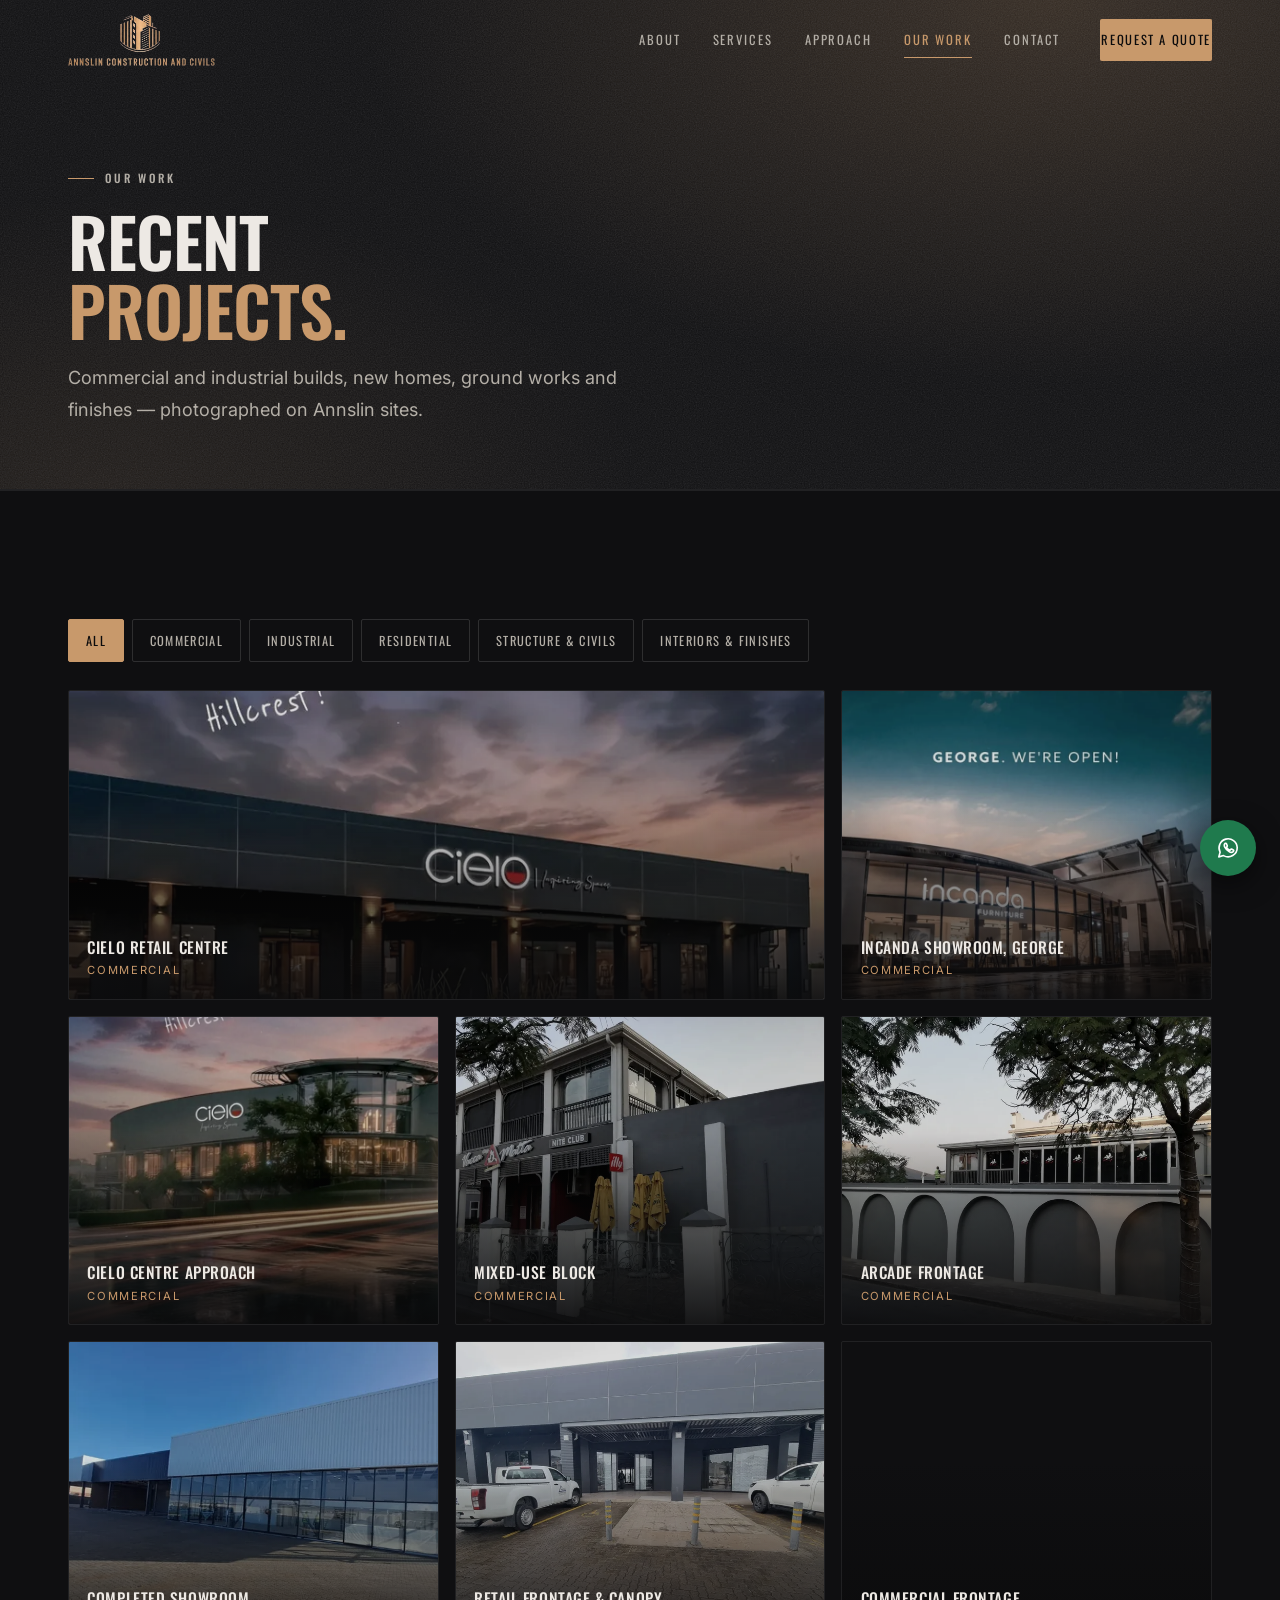
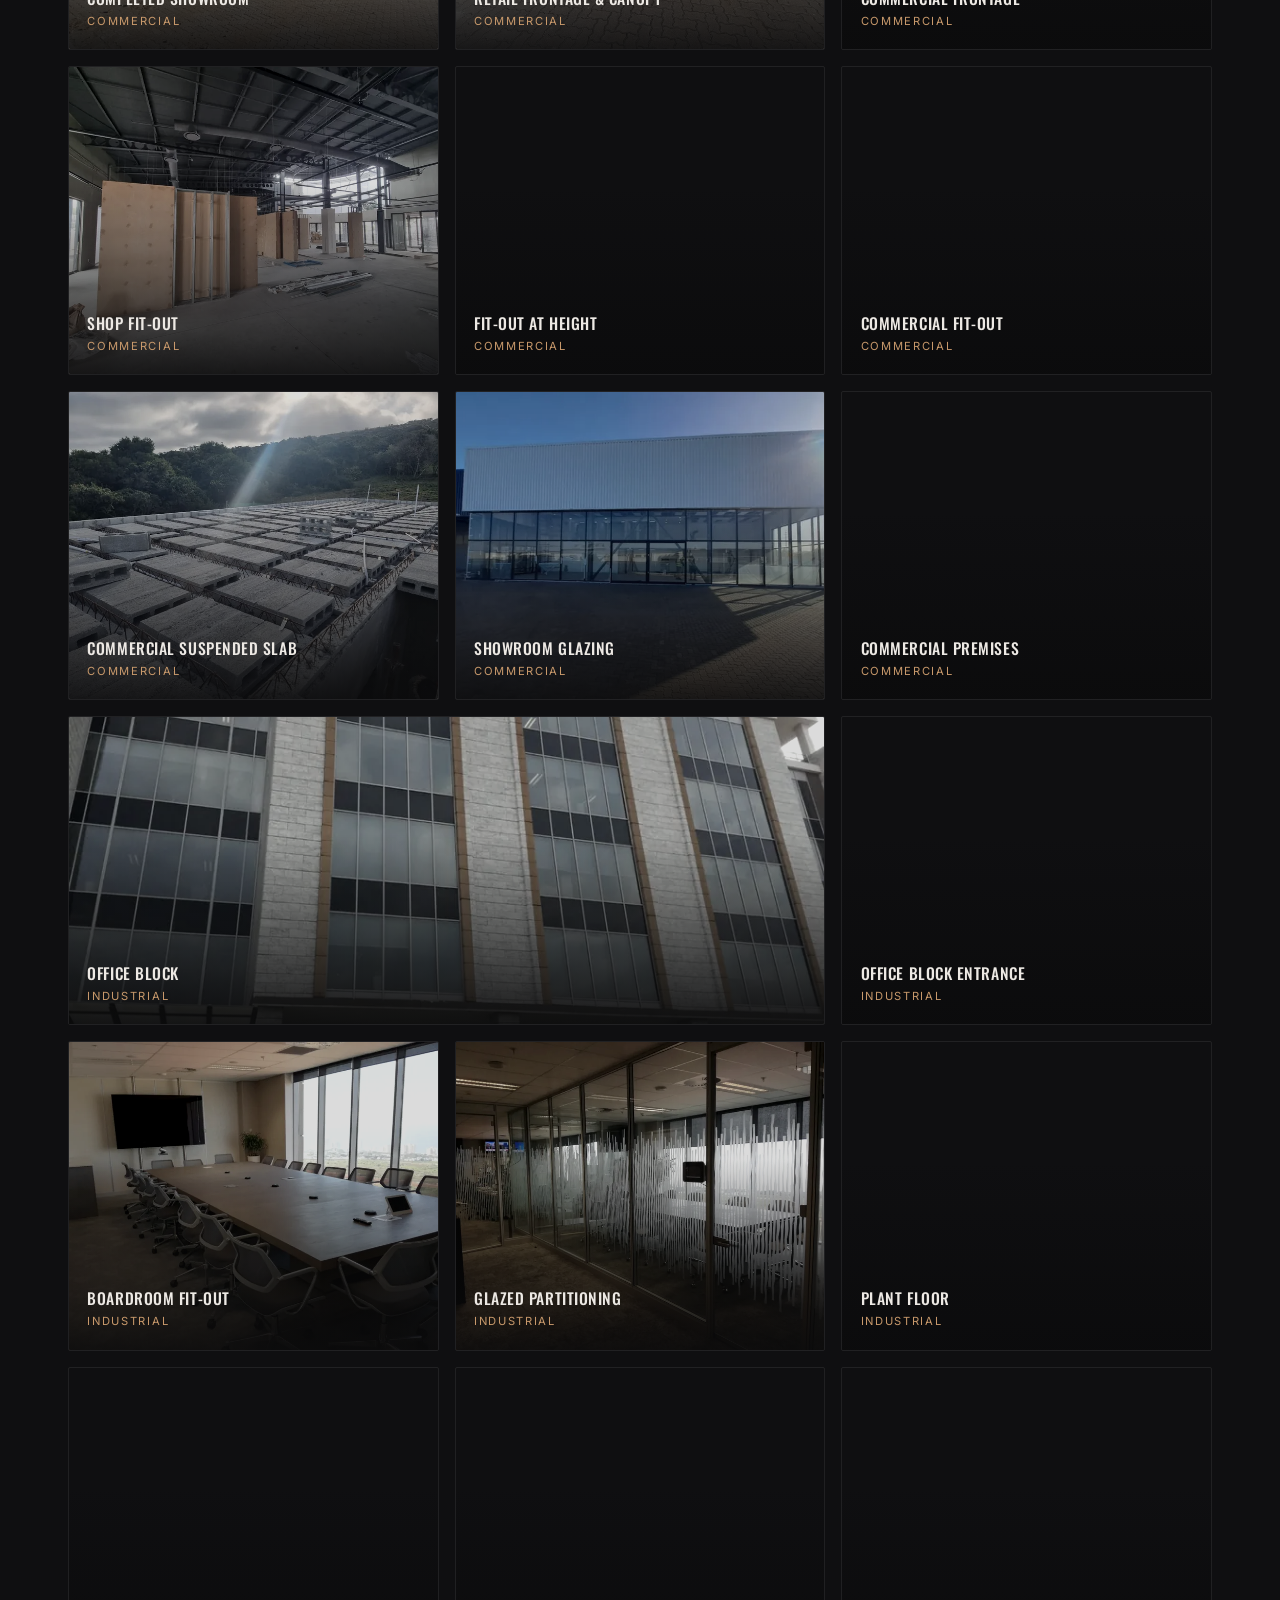
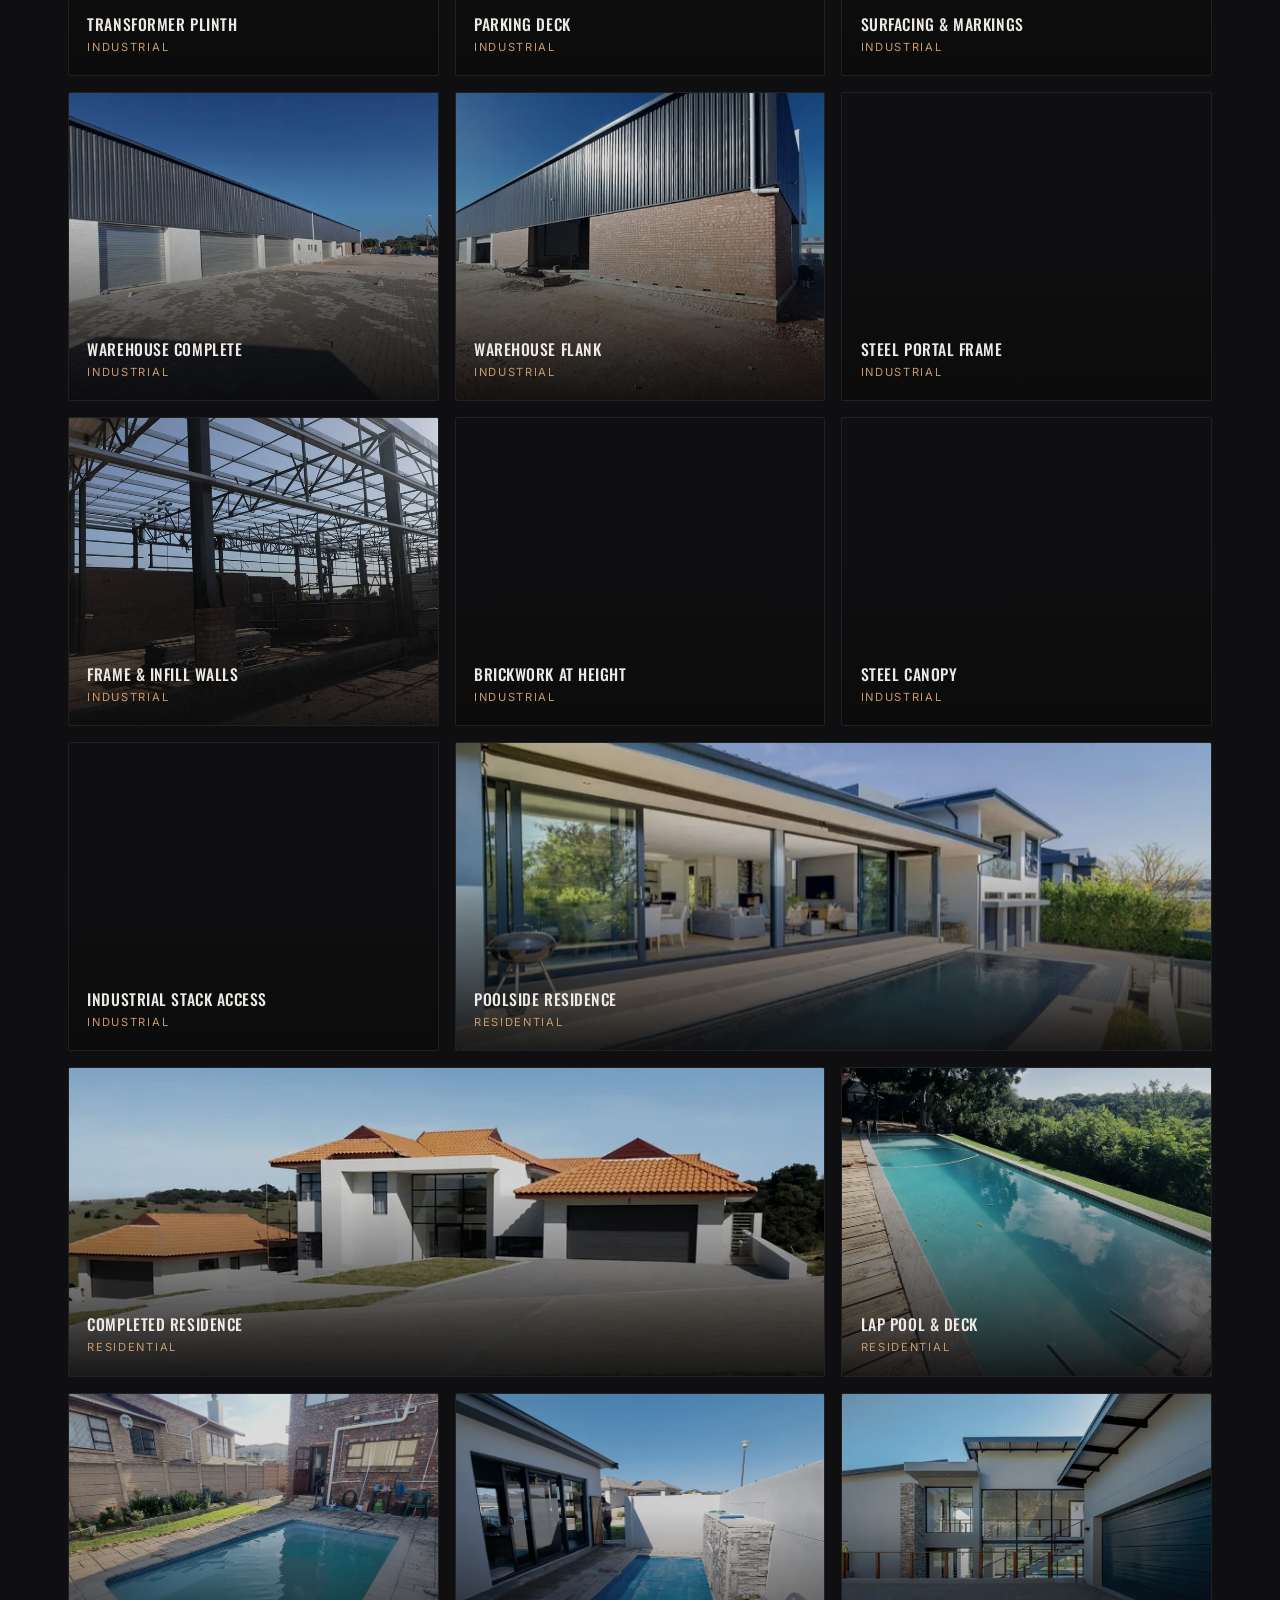
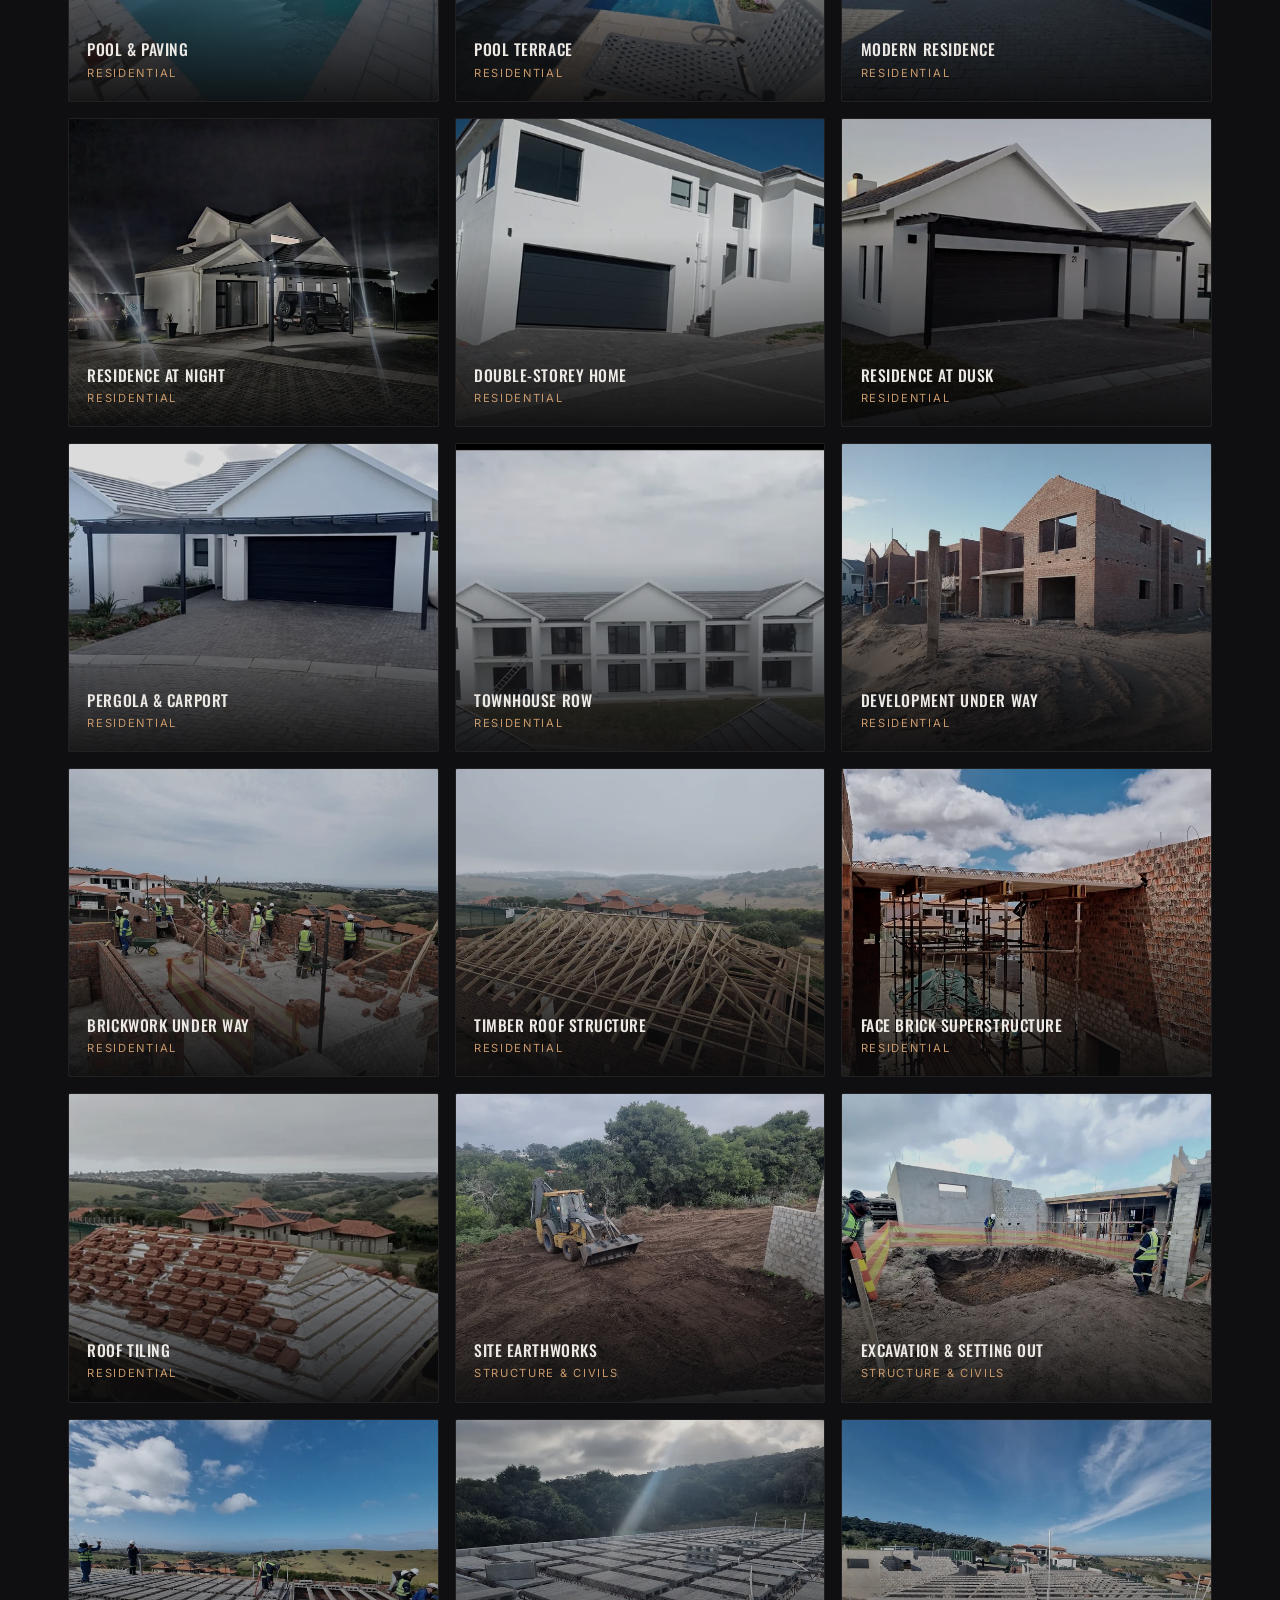
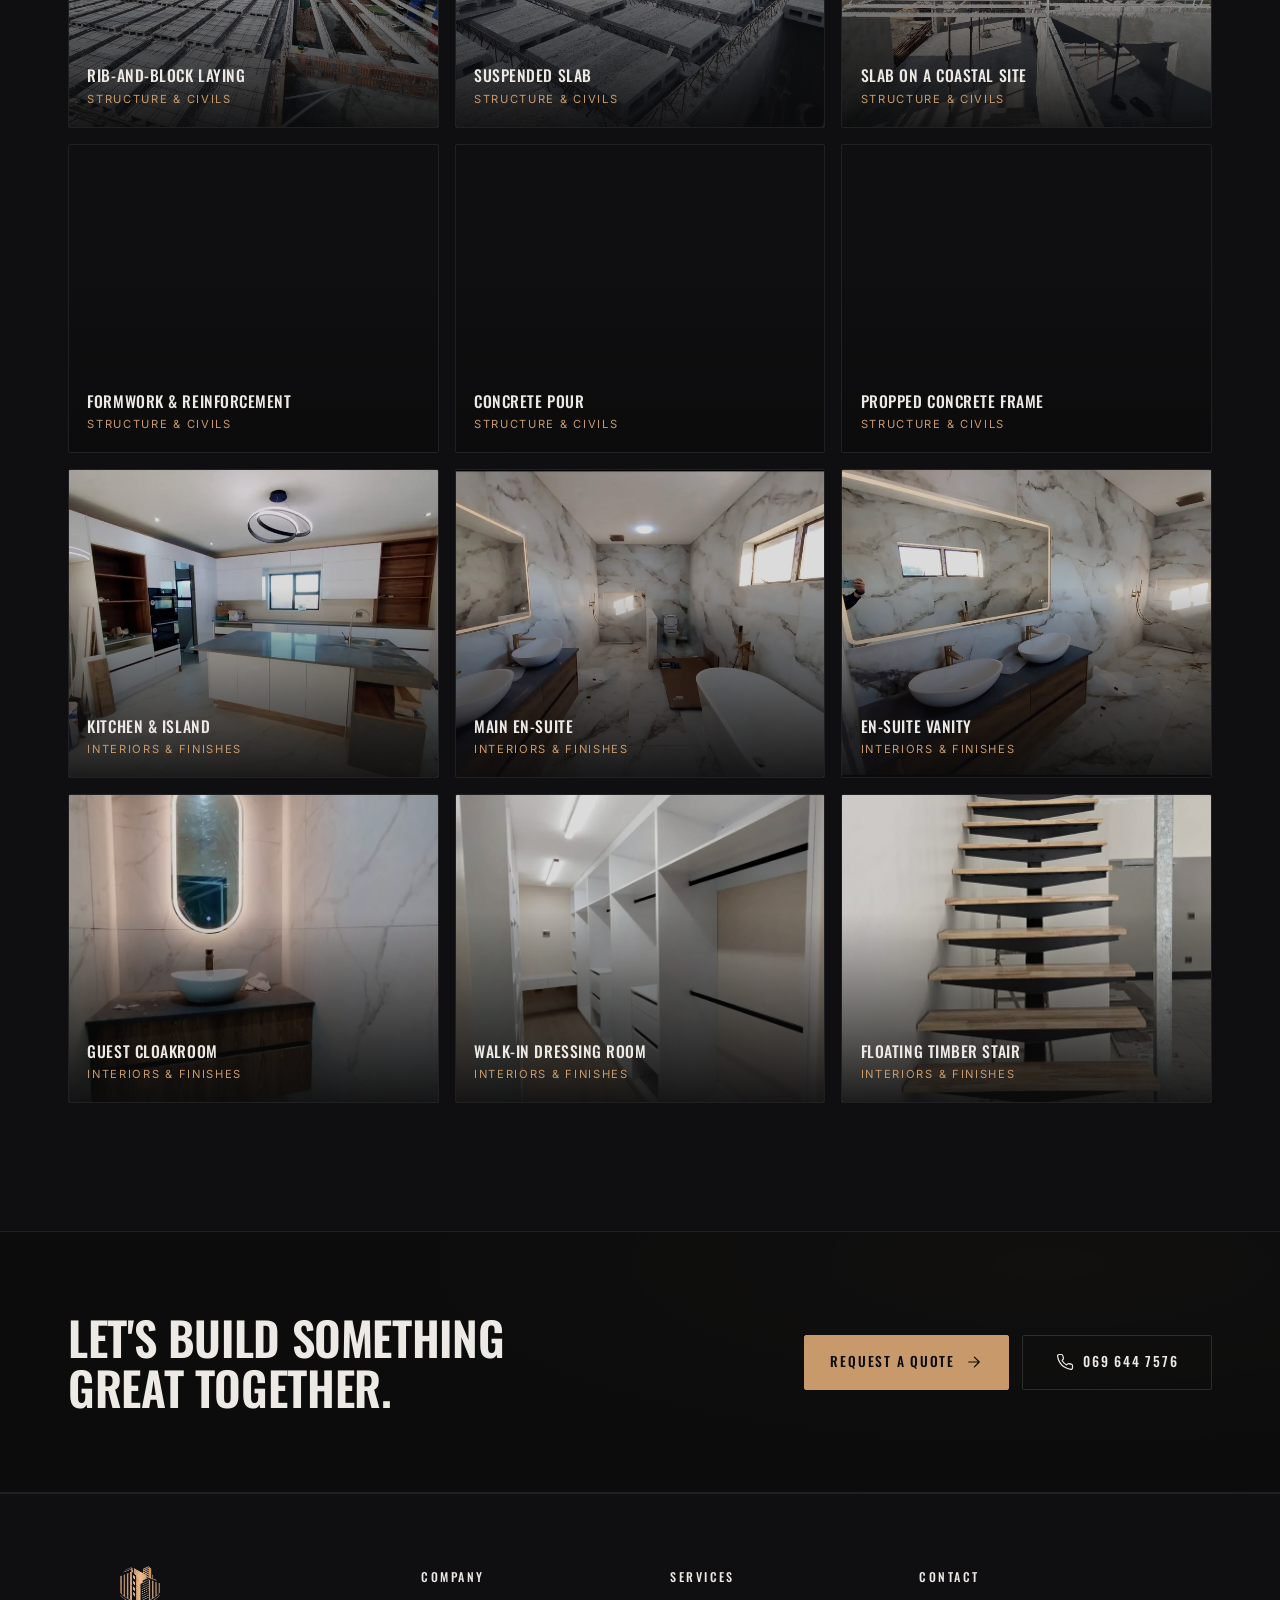
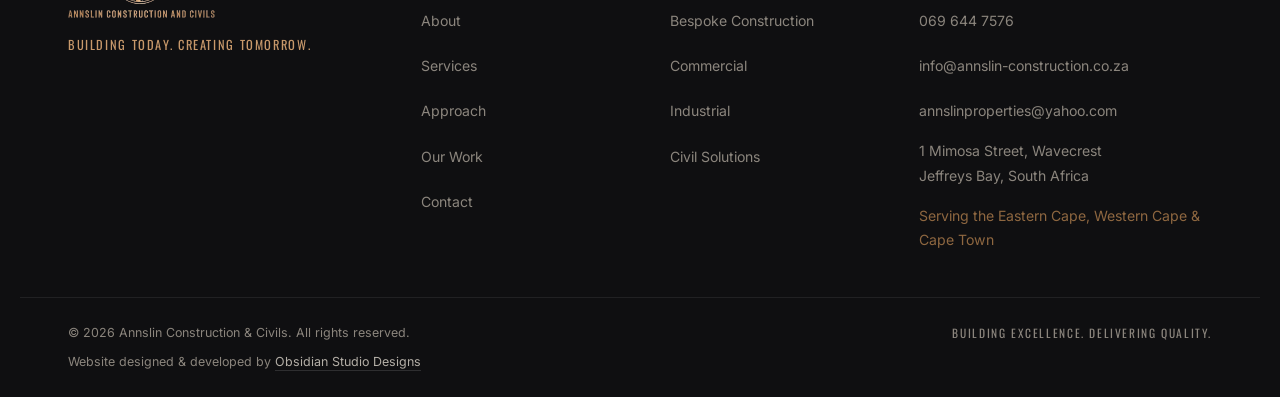
<file: work.html>
<!DOCTYPE html>
<html lang="en-ZA">
<head>
<meta charset="utf-8">
<meta name="viewport" content="width=device-width, initial-scale=1, viewport-fit=cover">

<title>Our work | Annslin Construction &amp; Civils</title>
<meta name="description" content="Recent Annslin projects — commercial and industrial builds, new homes, earthworks, slabs, roofs and interior finishes.">
<link rel="canonical" href="https://obsidianstudiodesigns.github.io/annslin-construction-civils/work.html">
<meta name="robots" content="index, follow, max-image-preview:large, max-snippet:-1">
<meta name="theme-color" content="#0B0B0C">
<meta name="author" content="Annslin Construction &amp; Civils">

<link rel="icon" href="favicon.ico" sizes="any">
<link rel="icon" type="image/png" sizes="48x48" href="assets/img/icon-48.png">
<link rel="icon" type="image/png" sizes="96x96" href="assets/img/icon-96.png">
<link rel="icon" type="image/png" sizes="192x192" href="assets/img/icon-192.png">
<link rel="apple-touch-icon" sizes="180x180" href="assets/img/icon-180.png">
<link rel="manifest" href="site.webmanifest">

<meta property="og:type" content="website">
<meta property="og:site_name" content="Annslin Construction &amp; Civils">
<meta property="og:locale" content="en_ZA">
<meta property="og:title" content="Our work | Annslin Construction &amp; Civils">
<meta property="og:description" content="Recent Annslin projects — commercial and industrial builds, new homes, earthworks, slabs, roofs and interior finishes.">
<meta property="og:url" content="https://obsidianstudiodesigns.github.io/annslin-construction-civils/work.html">
<meta property="og:image" content="https://obsidianstudiodesigns.github.io/annslin-construction-civils/assets/img/work/cielo-centre.jpg">
<meta name="twitter:card" content="summary_large_image">
<meta name="twitter:title" content="Our work | Annslin Construction &amp; Civils">
<meta name="twitter:description" content="Recent Annslin projects — commercial and industrial builds, new homes, earthworks, slabs, roofs and interior finishes.">
<meta name="twitter:image" content="https://obsidianstudiodesigns.github.io/annslin-construction-civils/assets/img/work/cielo-centre.jpg">

<link rel="preconnect" href="https://fonts.googleapis.com">
<link rel="preconnect" href="https://fonts.gstatic.com" crossorigin>
<link href="https://fonts.googleapis.com/css2?family=Inter:wght@400;500;600&family=Oswald:wght@300;400;500;600;700&display=swap" rel="stylesheet">
<link rel="stylesheet" href="css/style.css">

<script type="application/ld+json">
{
  "@context": "https://schema.org",
  "@type": "BreadcrumbList",
  "itemListElement": [
    {
      "@type": "ListItem",
      "position": 1,
      "name": "Home",
      "item": "https://obsidianstudiodesigns.github.io/annslin-construction-civils/"
    },
    {
      "@type": "ListItem",
      "position": 2,
      "name": "Our work",
      "item": "https://obsidianstudiodesigns.github.io/annslin-construction-civils/work.html"
    }
  ]
}
</script>
</head>
<body>
<svg class="sprite" aria-hidden="true" focusable="false" xmlns="http://www.w3.org/2000/svg"><defs>
  <g id="i-quality"><path d="M12 2 4 5.5V11c0 5 3.4 9.3 8 11 4.6-1.7 8-6 8-11V5.5Z"/><path d="m8.5 11.5 2.5 2.5 4.5-4.5"/></g>
  <g id="i-safety"><path d="M3 17h18M5 17v-3a7 7 0 0 1 14 0v3"/><path d="M10 7.5V4.5h4v3M3 17v2h18v-2"/></g>
  <g id="i-team"><circle cx="9" cy="8" r="3"/><path d="M3 20v-1a6 6 0 0 1 12 0v1"/><path d="M16 5.5a3 3 0 0 1 0 5.8M18 20v-1a5 5 0 0 0-2.5-4.3"/></g>
  <g id="i-time"><rect x="3" y="5" width="18" height="16" rx="2"/><path d="M3 10h18M8 3v4M16 3v4"/><path d="m9.5 15 2 2 3.5-3.5"/></g>
  <g id="i-phone"><path d="M22 16.9v3a2 2 0 0 1-2.2 2 19.8 19.8 0 0 1-8.6-3.1 19.5 19.5 0 0 1-6-6A19.8 19.8 0 0 1 2.1 4.2 2 2 0 0 1 4.1 2h3a2 2 0 0 1 2 1.7c.1 1 .4 1.9.7 2.8a2 2 0 0 1-.5 2.1L8.1 9.9a16 16 0 0 0 6 6l1.3-1.2a2 2 0 0 1 2.1-.5c.9.3 1.8.6 2.8.7a2 2 0 0 1 1.7 2Z"/></g>
  <g id="i-mail"><rect x="3" y="5" width="18" height="14" rx="1.5"/><path d="m3.5 6 8.5 6.5L20.5 6"/></g>
  <g id="i-pin"><path d="M12 21.5S5 14.7 5 10a7 7 0 1 1 14 0c0 4.7-7 11.5-7 11.5Z"/><circle cx="12" cy="9.8" r="2.6"/></g>
  <g id="i-wa"><path d="M20.5 11.6A8.4 8.4 0 0 1 7.9 19l-4.4 1.2 1.2-4.3A8.4 8.4 0 1 1 20.5 11.6Z"/><path d="M8.9 8.2c.2-.5.4-.5.6-.5h.5c.2 0 .4 0 .6.5l.7 1.7c.1.2 0 .4-.1.6l-.4.5c-.1.2-.2.3 0 .6a6 6 0 0 0 2.7 2.3c.3.1.4 0 .6-.1l.6-.7c.2-.2.3-.2.6-.1l1.6.8c.2.1.4.2.4.4a1.9 1.9 0 0 1-1.3 1.7 4 4 0 0 1-3-.6 10 10 0 0 1-4-4.1 3.7 3.7 0 0 1-.4-2.5Z"/></g>
  <g id="i-arrow"><path d="M5 12h13M12.5 5.5 19 12l-6.5 6.5"/></g>
  <g id="i-close"><path d="M6 6l12 12M18 6 6 18"/></g>
  <g id="i-chev"><path d="m9 5 7 7-7 7"/></g>
</defs></svg>

<a class="skip" href="#main">Skip to content</a>

<header class="hdr" id="hdr">
  <div class="hdr__in">
    <a class="brand" href="index.html" aria-label="Annslin Construction &amp; Civils — home">
      <img src="assets/img/logo.png" alt="Annslin Construction &amp; Civils" width="567" height="201" fetchpriority="high">
    </a>

    <nav class="nav" id="nav" aria-label="Main">
      <a href="about.html">About</a>
      <a href="services.html">Services</a>
      <a href="approach.html">Approach</a>
      <a href="work.html" class="is-active" aria-current="page">Our Work</a>
      <a href="contact.html">Contact</a>
      <a class="btn btn--sm btn--gold nav__cta" href="contact.html#quote">Request a quote</a>
    </nav>

    <a class="hdr__call" href="tel:+27696447576" aria-label="Call 069 644 7576">
      <svg viewBox="0 0 24 24" aria-hidden="true"><use href="#i-phone"/></svg>
    </a>

    <button class="burger" id="burger" type="button" aria-label="Open menu"
            aria-expanded="false" aria-controls="nav"><span></span><span></span><span></span></button>
  </div>
</header>
<div class="scrim" id="scrim" hidden></div>

<main id="main">

<section class="phero">
  <div class="phero__veil" aria-hidden="true"></div>
  <div class="wrap phero__in">
    <p class="kicker"><span class="kicker__rule"></span>Our work</p>
    <h1 class="phero__h1">Recent<br><span class="gold">projects.</span></h1>
    <p class="phero__lede">Commercial and industrial builds, new homes, ground works and finishes — photographed on Annslin sites.</p>
  </div>
</section>

<section class="sec sec--work">
  <div class="wrap">
    <div class="filters" role="group" aria-label="Filter projects">
      <button class="filt is-on" type="button" data-filter="all" aria-pressed="true">All</button>
      <button class="filt" type="button" data-filter="commercial" aria-pressed="false">Commercial</button>
      <button class="filt" type="button" data-filter="industrial" aria-pressed="false">Industrial</button>
      <button class="filt" type="button" data-filter="residential" aria-pressed="false">Residential</button>
      <button class="filt" type="button" data-filter="civils" aria-pressed="false">Structure &amp; civils</button>
      <button class="filt" type="button" data-filter="interiors" aria-pressed="false">Interiors &amp; finishes</button>
    </div>

    <ul class="grid" id="grid">
  <li class="tile tile--wide" data-cat="commercial">
    <button type="button" class="tile__btn" data-full="assets/img/work/cielo-centre.jpg"
            data-title="Cielo retail centre" data-desc="Completed retail development photographed at dusk.">
    <picture>
      <source type="image/webp" srcset="assets/img/work/cielo-centre-800.webp 800w, assets/img/work/cielo-centre.webp 1600w" sizes="(max-width:640px) 92vw, (max-width:1024px) 46vw, 62vw">
      <img src="assets/img/work/cielo-centre-800.jpg" alt="A completed retail centre lit up at dusk with its signage on." width="1600" height="1155" loading="lazy" decoding="async">
    </picture>
    <span class="tile__cap"><strong>Cielo retail centre</strong><em>Commercial</em></span>
    </button>
  </li>
  <li class="tile" data-cat="commercial">
    <button type="button" class="tile__btn" data-full="assets/img/work/incanda-showroom.jpg"
            data-title="Incanda showroom, George" data-desc="Retail shopfront and fit-out complete and trading.">
    <picture>
      <source type="image/webp" srcset="assets/img/work/incanda-showroom-800.webp 800w, assets/img/work/incanda-showroom.webp 1080w" sizes="(max-width:640px) 92vw, (max-width:1024px) 46vw, 31vw">
      <img src="assets/img/work/incanda-showroom-800.jpg" alt="A glazed furniture showroom lit from within at dusk." width="1080" height="1007" loading="lazy" decoding="async">
    </picture>
    <span class="tile__cap"><strong>Incanda showroom, George</strong><em>Commercial</em></span>
    </button>
  </li>
  <li class="tile" data-cat="commercial">
    <button type="button" class="tile__btn" data-full="assets/img/work/cielo-approach.jpg"
            data-title="Cielo centre approach" data-desc="The finished centre seen from the approach road at last light.">
    <picture>
      <source type="image/webp" srcset="assets/img/work/cielo-approach-800.webp 800w, assets/img/work/cielo-approach.webp 975w" sizes="(max-width:640px) 92vw, (max-width:1024px) 46vw, 31vw">
      <img src="assets/img/work/cielo-approach-800.jpg" alt="A retail centre at dusk seen from the approach road." width="975" height="1600" loading="lazy" decoding="async">
    </picture>
    <span class="tile__cap"><strong>Cielo centre approach</strong><em>Commercial</em></span>
    </button>
  </li>
  <li class="tile" data-cat="commercial">
    <button type="button" class="tile__btn" data-full="assets/img/work/commercial-block.jpg"
            data-title="Mixed-use block" data-desc="Ground-floor shopfronts with accommodation above, complete and trading.">
    <picture>
      <source type="image/webp" srcset="assets/img/work/commercial-block-800.webp 800w, assets/img/work/commercial-block.webp 1600w" sizes="(max-width:640px) 92vw, (max-width:1024px) 46vw, 31vw">
      <img src="assets/img/work/commercial-block-800.jpg" alt="A completed double-storey mixed-use block with shopfronts at street level." width="1600" height="1200" loading="lazy" decoding="async">
    </picture>
    <span class="tile__cap"><strong>Mixed-use block</strong><em>Commercial</em></span>
    </button>
  </li>
  <li class="tile" data-cat="commercial">
    <button type="button" class="tile__btn" data-full="assets/img/work/arcade-frontage.jpg"
            data-title="Arcade frontage" data-desc="Arched colonnade and glazed frontage to a completed venue.">
    <picture>
      <source type="image/webp" srcset="assets/img/work/arcade-frontage-800.webp 800w, assets/img/work/arcade-frontage.webp 1600w" sizes="(max-width:640px) 92vw, (max-width:1024px) 46vw, 31vw">
      <img src="assets/img/work/arcade-frontage-800.jpg" alt="A completed building with an arched colonnade below a glazed frontage." width="1600" height="1200" loading="lazy" decoding="async">
    </picture>
    <span class="tile__cap"><strong>Arcade frontage</strong><em>Commercial</em></span>
    </button>
  </li>
  <li class="tile" data-cat="commercial">
    <button type="button" class="tile__btn" data-full="assets/img/work/showroom-complete.jpg"
            data-title="Completed showroom" data-desc="Shopfront glazing, cladding and forecourt paving complete.">
    <picture>
      <source type="image/webp" srcset="assets/img/work/showroom-complete-800.webp 800w, assets/img/work/showroom-complete.webp 1280w" sizes="(max-width:640px) 92vw, (max-width:1024px) 46vw, 31vw">
      <img src="assets/img/work/showroom-complete-800.jpg" alt="A completed commercial showroom with full-height glazing and paved forecourt." width="1280" height="720" loading="lazy" decoding="async">
    </picture>
    <span class="tile__cap"><strong>Completed showroom</strong><em>Commercial</em></span>
    </button>
  </li>
  <li class="tile" data-cat="commercial">
    <button type="button" class="tile__btn" data-full="assets/img/work/retail-canopy.jpg"
            data-title="Retail frontage &amp; canopy" data-desc="Completed shopfronts with entrance canopy, kerbing and parking.">
    <picture>
      <source type="image/webp" srcset="assets/img/work/retail-canopy-800.webp 800w, assets/img/work/retail-canopy.webp 1600w" sizes="(max-width:640px) 92vw, (max-width:1024px) 46vw, 31vw">
      <img src="assets/img/work/retail-canopy-800.jpg" alt="A completed dark-clad retail frontage with an entrance canopy and parking bays." width="1600" height="1200" loading="lazy" decoding="async">
    </picture>
    <span class="tile__cap"><strong>Retail frontage &amp; canopy</strong><em>Commercial</em></span>
    </button>
  </li>
  <li class="tile" data-cat="commercial">
    <button type="button" class="tile__btn" data-full="assets/img/work/commercial-frontage.jpg"
            data-title="Commercial frontage" data-desc="Shopfronts complete while the entrance paving is still being laid.">
    <picture>
      <source type="image/webp" srcset="assets/img/work/commercial-frontage-800.webp 800w, assets/img/work/commercial-frontage.webp 1600w" sizes="(max-width:640px) 92vw, (max-width:1024px) 46vw, 31vw">
      <img src="assets/img/work/commercial-frontage-800.jpg" alt="A commercial building frontage with paving under construction outside." width="1600" height="1200" loading="lazy" decoding="async">
    </picture>
    <span class="tile__cap"><strong>Commercial frontage</strong><em>Commercial</em></span>
    </button>
  </li>
  <li class="tile" data-cat="commercial">
    <button type="button" class="tile__btn" data-full="assets/img/work/fitout-partitions.jpg"
            data-title="Shop fit-out" data-desc="Partitions framed out beneath exposed ceiling services.">
    <picture>
      <source type="image/webp" srcset="assets/img/work/fitout-partitions-800.webp 800w, assets/img/work/fitout-partitions.webp 1600w" sizes="(max-width:640px) 92vw, (max-width:1024px) 46vw, 31vw">
      <img src="assets/img/work/fitout-partitions-800.jpg" alt="Partition walls being framed inside a commercial unit with exposed ceiling services." width="1600" height="1200" loading="lazy" decoding="async">
    </picture>
    <span class="tile__cap"><strong>Shop fit-out</strong><em>Commercial</em></span>
    </button>
  </li>
  <li class="tile" data-cat="commercial">
    <button type="button" class="tile__btn" data-full="assets/img/work/fitout-ceiling.jpg"
            data-title="Fit-out at height" data-desc="Mobile scaffold up for ceiling and services work.">
    <picture>
      <source type="image/webp" srcset="assets/img/work/fitout-ceiling-800.webp 800w, assets/img/work/fitout-ceiling.webp 1600w" sizes="(max-width:640px) 92vw, (max-width:1024px) 46vw, 31vw">
      <img src="assets/img/work/fitout-ceiling-800.jpg" alt="A mobile scaffold tower set up for ceiling work inside a commercial unit." width="1600" height="1200" loading="lazy" decoding="async">
    </picture>
    <span class="tile__cap"><strong>Fit-out at height</strong><em>Commercial</em></span>
    </button>
  </li>
  <li class="tile" data-cat="commercial">
    <button type="button" class="tile__btn" data-full="assets/img/work/interior-fitout.jpg"
            data-title="Commercial fit-out" data-desc="Internal fit-out under way below exposed ceiling services.">
    <picture>
      <source type="image/webp" srcset="assets/img/work/interior-fitout-800.webp 800w, assets/img/work/interior-fitout.webp 1600w" sizes="(max-width:640px) 92vw, (max-width:1024px) 46vw, 31vw">
      <img src="assets/img/work/interior-fitout-800.jpg" alt="The interior of a commercial unit being fitted out, with exposed steel ceiling services." width="1600" height="1200" loading="lazy" decoding="async">
    </picture>
    <span class="tile__cap"><strong>Commercial fit-out</strong><em>Commercial</em></span>
    </button>
  </li>
  <li class="tile" data-cat="commercial">
    <button type="button" class="tile__btn" data-full="assets/img/work/commercial-slab.jpg"
            data-title="Commercial suspended slab" data-desc="Rib-and-block flooring laid across a commercial building.">
    <picture>
      <source type="image/webp" srcset="assets/img/work/commercial-slab-800.webp 800w, assets/img/work/commercial-slab.webp 1280w" sizes="(max-width:640px) 92vw, (max-width:1024px) 46vw, 31vw">
      <img src="assets/img/work/commercial-slab-800.jpg" alt="Rib-and-block suspended flooring laid across a commercial building." width="1280" height="960" loading="lazy" decoding="async">
    </picture>
    <span class="tile__cap"><strong>Commercial suspended slab</strong><em>Commercial</em></span>
    </button>
  </li>
  <li class="tile" data-cat="commercial">
    <button type="button" class="tile__btn" data-full="assets/img/work/showroom-glazing.jpg"
            data-title="Showroom glazing" data-desc="Full-height shopfront glazing to a new commercial building.">
    <picture>
      <source type="image/webp" srcset="assets/img/work/showroom-glazing-800.webp 800w, assets/img/work/showroom-glazing.webp 1280w" sizes="(max-width:640px) 92vw, (max-width:1024px) 46vw, 31vw">
      <img src="assets/img/work/showroom-glazing-800.jpg" alt="A large new commercial building with full-height glazed shopfronts." width="1280" height="720" loading="lazy" decoding="async">
    </picture>
    <span class="tile__cap"><strong>Showroom glazing</strong><em>Commercial</em></span>
    </button>
  </li>
  <li class="tile" data-cat="commercial">
    <button type="button" class="tile__btn" data-full="assets/img/work/commercial-dusk.jpg"
            data-title="Commercial premises" data-desc="Completed commercial premises at dusk.">
    <picture>
      <source type="image/webp" srcset="assets/img/work/commercial-dusk-800.webp 800w, assets/img/work/commercial-dusk.webp 1456w" sizes="(max-width:640px) 92vw, (max-width:1024px) 46vw, 31vw">
      <img src="assets/img/work/commercial-dusk-800.jpg" alt="A completed single-storey commercial building photographed at dusk." width="1456" height="1230" loading="lazy" decoding="async">
    </picture>
    <span class="tile__cap"><strong>Commercial premises</strong><em>Commercial</em></span>
    </button>
  </li>
  <li class="tile tile--wide" data-cat="industrial">
    <button type="button" class="tile__btn" data-full="assets/img/work/office-block.jpg"
            data-title="Office block" data-desc="Curtain walling and stone cladding to a multi-storey office building.">
    <picture>
      <source type="image/webp" srcset="assets/img/work/office-block-800.webp 800w, assets/img/work/office-block.webp 1600w" sizes="(max-width:640px) 92vw, (max-width:1024px) 46vw, 62vw">
      <img src="assets/img/work/office-block-800.jpg" alt="A multi-storey office block with glazed curtain walling and stone cladding." width="1600" height="1200" loading="lazy" decoding="async">
    </picture>
    <span class="tile__cap"><strong>Office block</strong><em>Industrial</em></span>
    </button>
  </li>
  <li class="tile" data-cat="industrial">
    <button type="button" class="tile__btn" data-full="assets/img/work/office-entrance.jpg"
            data-title="Office block entrance" data-desc="Entrance canopy and landscaping complete at handover.">
    <picture>
      <source type="image/webp" srcset="assets/img/work/office-entrance-800.webp 800w, assets/img/work/office-entrance.webp 1600w" sizes="(max-width:640px) 92vw, (max-width:1024px) 46vw, 31vw">
      <img src="assets/img/work/office-entrance-800.jpg" alt="The glazed entrance of a multi-storey office block with planting outside." width="1600" height="1200" loading="lazy" decoding="async">
    </picture>
    <span class="tile__cap"><strong>Office block entrance</strong><em>Industrial</em></span>
    </button>
  </li>
  <li class="tile" data-cat="industrial">
    <button type="button" class="tile__btn" data-full="assets/img/work/boardroom-fitout.jpg"
            data-title="Boardroom fit-out" data-desc="Boardroom finished out with full-height glazing to the floor plate.">
    <picture>
      <source type="image/webp" srcset="assets/img/work/boardroom-fitout-800.webp 800w, assets/img/work/boardroom-fitout.webp 1600w" sizes="(max-width:640px) 92vw, (max-width:1024px) 46vw, 31vw">
      <img src="assets/img/work/boardroom-fitout-800.jpg" alt="A finished boardroom with a long table and full-height glazing." width="1600" height="1200" loading="lazy" decoding="async">
    </picture>
    <span class="tile__cap"><strong>Boardroom fit-out</strong><em>Industrial</em></span>
    </button>
  </li>
  <li class="tile" data-cat="industrial">
    <button type="button" class="tile__btn" data-full="assets/img/work/glass-partitions.jpg"
            data-title="Glazed partitioning" data-desc="Framed glass partitions with manifestation film to an office floor.">
    <picture>
      <source type="image/webp" srcset="assets/img/work/glass-partitions-800.webp 800w, assets/img/work/glass-partitions.webp 1600w" sizes="(max-width:640px) 92vw, (max-width:1024px) 46vw, 31vw">
      <img src="assets/img/work/glass-partitions-800.jpg" alt="Glazed office partitions with vertical manifestation film." width="1600" height="1200" loading="lazy" decoding="async">
    </picture>
    <span class="tile__cap"><strong>Glazed partitioning</strong><em>Industrial</em></span>
    </button>
  </li>
  <li class="tile" data-cat="industrial">
    <button type="button" class="tile__btn" data-full="assets/img/work/plant-floor.jpg"
            data-title="Plant floor" data-desc="Working factory floor beneath an exposed steel roof structure.">
    <picture>
      <source type="image/webp" srcset="assets/img/work/plant-floor-800.webp 800w, assets/img/work/plant-floor.webp 898w" sizes="(max-width:640px) 92vw, (max-width:1024px) 46vw, 31vw">
      <img src="assets/img/work/plant-floor-800.jpg" alt="A working factory floor with materials handling equipment under a steel roof." width="898" height="1600" loading="lazy" decoding="async">
    </picture>
    <span class="tile__cap"><strong>Plant floor</strong><em>Industrial</em></span>
    </button>
  </li>
  <li class="tile" data-cat="industrial">
    <button type="button" class="tile__btn" data-full="assets/img/work/transformer-plinth.jpg"
            data-title="Transformer plinth" data-desc="Cast plinth and bund built for a transformer installation.">
    <picture>
      <source type="image/webp" srcset="assets/img/work/transformer-plinth-800.webp 800w, assets/img/work/transformer-plinth.webp 1600w" sizes="(max-width:640px) 92vw, (max-width:1024px) 46vw, 31vw">
      <img src="assets/img/work/transformer-plinth-800.jpg" alt="An electrical transformer standing on a cast concrete plinth and bund." width="1600" height="1200" loading="lazy" decoding="async">
    </picture>
    <span class="tile__cap"><strong>Transformer plinth</strong><em>Industrial</em></span>
    </button>
  </li>
  <li class="tile" data-cat="industrial">
    <button type="button" class="tile__btn" data-full="assets/img/work/parking-deck.jpg"
            data-title="Parking deck" data-desc="Refurbished deck with new markings, signage and services.">
    <picture>
      <source type="image/webp" srcset="assets/img/work/parking-deck-800.webp 800w, assets/img/work/parking-deck.webp 1200w" sizes="(max-width:640px) 92vw, (max-width:1024px) 46vw, 31vw">
      <img src="assets/img/work/parking-deck-800.jpg" alt="A refurbished basement parking deck with fresh floor markings." width="1200" height="1600" loading="lazy" decoding="async">
    </picture>
    <span class="tile__cap"><strong>Parking deck</strong><em>Industrial</em></span>
    </button>
  </li>
  <li class="tile" data-cat="industrial">
    <button type="button" class="tile__btn" data-full="assets/img/work/asphalt-marking.jpg"
            data-title="Surfacing &amp; markings" data-desc="New asphalt surfacing set out and line-marked.">
    <picture>
      <source type="image/webp" srcset="assets/img/work/asphalt-marking-800.webp 800w, assets/img/work/asphalt-marking.webp 1600w" sizes="(max-width:640px) 92vw, (max-width:1024px) 46vw, 31vw">
      <img src="assets/img/work/asphalt-marking-800.jpg" alt="Freshly laid asphalt with new white line markings and traffic cones." width="1600" height="1200" loading="lazy" decoding="async">
    </picture>
    <span class="tile__cap"><strong>Surfacing &amp; markings</strong><em>Industrial</em></span>
    </button>
  </li>
  <li class="tile" data-cat="industrial">
    <button type="button" class="tile__btn" data-full="assets/img/work/warehouse-complete.jpg"
            data-title="Warehouse complete" data-desc="Clad warehouse with roller shutter doors and the yard surfaced.">
    <picture>
      <source type="image/webp" srcset="assets/img/work/warehouse-complete-800.webp 800w, assets/img/work/warehouse-complete.webp 1280w" sizes="(max-width:640px) 92vw, (max-width:1024px) 46vw, 31vw">
      <img src="assets/img/work/warehouse-complete-800.jpg" alt="A completed clad warehouse with a row of roller shutter doors and a paved yard." width="1280" height="720" loading="lazy" decoding="async">
    </picture>
    <span class="tile__cap"><strong>Warehouse complete</strong><em>Industrial</em></span>
    </button>
  </li>
  <li class="tile" data-cat="industrial">
    <button type="button" class="tile__btn" data-full="assets/img/work/warehouse-flank.jpg"
            data-title="Warehouse flank" data-desc="Face brick to sill height with profiled sheeting above.">
    <picture>
      <source type="image/webp" srcset="assets/img/work/warehouse-flank-800.webp 800w, assets/img/work/warehouse-flank.webp 1280w" sizes="(max-width:640px) 92vw, (max-width:1024px) 46vw, 31vw">
      <img src="assets/img/work/warehouse-flank-800.jpg" alt="The side elevation of a warehouse combining face brick and profiled metal cladding." width="1280" height="720" loading="lazy" decoding="async">
    </picture>
    <span class="tile__cap"><strong>Warehouse flank</strong><em>Industrial</em></span>
    </button>
  </li>
  <li class="tile" data-cat="industrial">
    <button type="button" class="tile__btn" data-full="assets/img/work/steel-portal-frame.jpg"
            data-title="Steel portal frame" data-desc="Portal frames erected and braced, ready for sheeting.">
    <picture>
      <source type="image/webp" srcset="assets/img/work/steel-portal-frame-800.webp 800w, assets/img/work/steel-portal-frame.webp 1600w" sizes="(max-width:640px) 92vw, (max-width:1024px) 46vw, 31vw">
      <img src="assets/img/work/steel-portal-frame-800.jpg" alt="An erected steel portal frame for a large industrial building." width="1600" height="1200" loading="lazy" decoding="async">
    </picture>
    <span class="tile__cap"><strong>Steel portal frame</strong><em>Industrial</em></span>
    </button>
  </li>
  <li class="tile" data-cat="industrial">
    <button type="button" class="tile__btn" data-full="assets/img/work/steel-frame-walls.jpg"
            data-title="Frame &amp; infill walls" data-desc="Brick infill walls going up inside the erected steel frame.">
    <picture>
      <source type="image/webp" srcset="assets/img/work/steel-frame-walls-800.webp 800w, assets/img/work/steel-frame-walls.webp 1600w" sizes="(max-width:640px) 92vw, (max-width:1024px) 46vw, 31vw">
      <img src="assets/img/work/steel-frame-walls-800.jpg" alt="Brick infill walls being built inside an erected steel portal frame." width="1600" height="1200" loading="lazy" decoding="async">
    </picture>
    <span class="tile__cap"><strong>Frame &amp; infill walls</strong><em>Industrial</em></span>
    </button>
  </li>
  <li class="tile" data-cat="industrial">
    <button type="button" class="tile__btn" data-full="assets/img/work/warehouse-brickwork.jpg"
            data-title="Brickwork at height" data-desc="The team building gable brickwork off scaffold inside the frame.">
    <picture>
      <source type="image/webp" srcset="assets/img/work/warehouse-brickwork-800.webp 800w, assets/img/work/warehouse-brickwork.webp 1600w" sizes="(max-width:640px) 92vw, (max-width:1024px) 46vw, 31vw">
      <img src="assets/img/work/warehouse-brickwork-800.jpg" alt="A bricklaying team working from scaffold on gable brickwork inside a steel-framed building." width="1600" height="1200" loading="lazy" decoding="async">
    </picture>
    <span class="tile__cap"><strong>Brickwork at height</strong><em>Industrial</em></span>
    </button>
  </li>
  <li class="tile" data-cat="industrial">
    <button type="button" class="tile__btn" data-full="assets/img/work/steel-canopy.jpg"
            data-title="Steel canopy" data-desc="Covered loading canopy framed and sheeted.">
    <picture>
      <source type="image/webp" srcset="assets/img/work/steel-canopy-800.webp 800w, assets/img/work/steel-canopy.webp 1600w" sizes="(max-width:640px) 92vw, (max-width:1024px) 46vw, 31vw">
      <img src="assets/img/work/steel-canopy-800.jpg" alt="A steel-framed covered canopy alongside an industrial building." width="1600" height="1165" loading="lazy" decoding="async">
    </picture>
    <span class="tile__cap"><strong>Steel canopy</strong><em>Industrial</em></span>
    </button>
  </li>
  <li class="tile" data-cat="industrial">
    <button type="button" class="tile__btn" data-full="assets/img/work/industrial-stack.jpg"
            data-title="Industrial stack access" data-desc="Scaffold access erected to an industrial flue.">
    <picture>
      <source type="image/webp" srcset="assets/img/work/industrial-stack-800.webp 800w, assets/img/work/industrial-stack.webp 960w" sizes="(max-width:640px) 92vw, (max-width:1024px) 46vw, 31vw">
      <img src="assets/img/work/industrial-stack-800.jpg" alt="Scaffolding erected around a tall industrial flue between two buildings." width="960" height="1280" loading="lazy" decoding="async">
    </picture>
    <span class="tile__cap"><strong>Industrial stack access</strong><em>Industrial</em></span>
    </button>
  </li>
  <li class="tile tile--wide" data-cat="residential">
    <button type="button" class="tile__btn" data-full="assets/img/work/pool-residence.jpg"
            data-title="Poolside residence" data-desc="Stacking doors opening the living space onto the pool terrace.">
    <picture>
      <source type="image/webp" srcset="assets/img/work/pool-residence-800.webp 800w, assets/img/work/pool-residence.webp 1080w" sizes="(max-width:640px) 92vw, (max-width:1024px) 46vw, 62vw">
      <img src="assets/img/work/pool-residence-800.jpg" alt="A modern home with stacking doors open onto a pool terrace." width="1080" height="715" loading="lazy" decoding="async">
    </picture>
    <span class="tile__cap"><strong>Poolside residence</strong><em>Residential</em></span>
    </button>
  </li>
  <li class="tile tile--wide" data-cat="residential">
    <button type="button" class="tile__btn" data-full="assets/img/work/home-complete.jpg"
            data-title="Completed residence" data-desc="Handed over — roof, plaster, paving and driveway complete.">
    <picture>
      <source type="image/webp" srcset="assets/img/work/home-complete-800.webp 800w, assets/img/work/home-complete.webp 1600w" sizes="(max-width:640px) 92vw, (max-width:1024px) 46vw, 62vw">
      <img src="assets/img/work/home-complete-800.jpg" alt="A completed modern home with a terracotta tiled roof and finished driveway." width="1600" height="800" loading="lazy" decoding="async">
    </picture>
    <span class="tile__cap"><strong>Completed residence</strong><em>Residential</em></span>
    </button>
  </li>
  <li class="tile" data-cat="residential">
    <button type="button" class="tile__btn" data-full="assets/img/work/lap-pool.jpg"
            data-title="Lap pool &amp; deck" data-desc="Pool, coping and timber deck complete against the treeline.">
    <picture>
      <source type="image/webp" srcset="assets/img/work/lap-pool-800.webp 800w, assets/img/work/lap-pool.webp 1114w" sizes="(max-width:640px) 92vw, (max-width:1024px) 46vw, 31vw">
      <img src="assets/img/work/lap-pool-800.jpg" alt="A long lap pool with a timber deck surround beside mature trees." width="1114" height="1600" loading="lazy" decoding="async">
    </picture>
    <span class="tile__cap"><strong>Lap pool &amp; deck</strong><em>Residential</em></span>
    </button>
  </li>
  <li class="tile" data-cat="residential">
    <button type="button" class="tile__btn" data-full="assets/img/work/pool-paving.jpg"
            data-title="Pool &amp; paving" data-desc="New pool with paved surround to an existing face brick home.">
    <picture>
      <source type="image/webp" srcset="assets/img/work/pool-paving-800.webp 800w, assets/img/work/pool-paving.webp 1200w" sizes="(max-width:640px) 92vw, (max-width:1024px) 46vw, 31vw">
      <img src="assets/img/work/pool-paving-800.jpg" alt="A completed swimming pool with paved surround beside a face brick house." width="1200" height="1600" loading="lazy" decoding="async">
    </picture>
    <span class="tile__cap"><strong>Pool &amp; paving</strong><em>Residential</em></span>
    </button>
  </li>
  <li class="tile" data-cat="residential">
    <button type="button" class="tile__btn" data-full="assets/img/work/pool-terrace.jpg"
            data-title="Pool terrace" data-desc="Terrace paving laid up to the pool and the stacking doors.">
    <picture>
      <source type="image/webp" srcset="assets/img/work/pool-terrace-800.webp 800w, assets/img/work/pool-terrace.webp 1200w" sizes="(max-width:640px) 92vw, (max-width:1024px) 46vw, 31vw">
      <img src="assets/img/work/pool-terrace-800.jpg" alt="A pool and paved terrace outside a home with stacking doors." width="1200" height="1600" loading="lazy" decoding="async">
    </picture>
    <span class="tile__cap"><strong>Pool terrace</strong><em>Residential</em></span>
    </button>
  </li>
  <li class="tile" data-cat="residential">
    <button type="button" class="tile__btn" data-full="assets/img/work/modern-residence.jpg"
            data-title="Modern residence" data-desc="Stone cladding, aluminium glazing and a paved forecourt.">
    <picture>
      <source type="image/webp" srcset="assets/img/work/modern-residence-800.webp 800w, assets/img/work/modern-residence.webp 1599w" sizes="(max-width:640px) 92vw, (max-width:1024px) 46vw, 31vw">
      <img src="assets/img/work/modern-residence-800.jpg" alt="A modern double-storey home with stone cladding and a paved driveway." width="1599" height="899" loading="lazy" decoding="async">
    </picture>
    <span class="tile__cap"><strong>Modern residence</strong><em>Residential</em></span>
    </button>
  </li>
  <li class="tile" data-cat="residential">
    <button type="button" class="tile__btn" data-full="assets/img/work/residence-night.jpg"
            data-title="Residence at night" data-desc="External lighting commissioned on a completed home.">
    <picture>
      <source type="image/webp" srcset="assets/img/work/residence-night-800.webp 800w, assets/img/work/residence-night.webp 1600w" sizes="(max-width:640px) 92vw, (max-width:1024px) 46vw, 31vw">
      <img src="assets/img/work/residence-night-800.jpg" alt="A completed home lit by external lighting at night." width="1600" height="1200" loading="lazy" decoding="async">
    </picture>
    <span class="tile__cap"><strong>Residence at night</strong><em>Residential</em></span>
    </button>
  </li>
  <li class="tile" data-cat="residential">
    <button type="button" class="tile__btn" data-full="assets/img/work/double-storey-home.jpg"
            data-title="Double-storey home" data-desc="Plaster, paint and paving complete on a new double-storey.">
    <picture>
      <source type="image/webp" srcset="assets/img/work/double-storey-home-800.webp 800w, assets/img/work/double-storey-home.webp 1599w" sizes="(max-width:640px) 92vw, (max-width:1024px) 46vw, 31vw">
      <img src="assets/img/work/double-storey-home-800.jpg" alt="A completed white double-storey home with a paved driveway." width="1599" height="899" loading="lazy" decoding="async">
    </picture>
    <span class="tile__cap"><strong>Double-storey home</strong><em>Residential</em></span>
    </button>
  </li>
  <li class="tile" data-cat="residential">
    <button type="button" class="tile__btn" data-full="assets/img/work/residence-dusk.jpg"
            data-title="Residence at dusk" data-desc="Carport, plaster and paint finished ahead of handover.">
    <picture>
      <source type="image/webp" srcset="assets/img/work/residence-dusk-800.webp 800w, assets/img/work/residence-dusk.webp 1600w" sizes="(max-width:640px) 92vw, (max-width:1024px) 46vw, 31vw">
      <img src="assets/img/work/residence-dusk-800.jpg" alt="A completed single-storey home with a carport photographed at dusk." width="1600" height="900" loading="lazy" decoding="async">
    </picture>
    <span class="tile__cap"><strong>Residence at dusk</strong><em>Residential</em></span>
    </button>
  </li>
  <li class="tile" data-cat="residential">
    <button type="button" class="tile__btn" data-full="assets/img/work/pergola-carport.jpg"
            data-title="Pergola &amp; carport" data-desc="Timber pergola carport over a paved driveway.">
    <picture>
      <source type="image/webp" srcset="assets/img/work/pergola-carport-800.webp 800w, assets/img/work/pergola-carport.webp 1600w" sizes="(max-width:640px) 92vw, (max-width:1024px) 46vw, 31vw">
      <img src="assets/img/work/pergola-carport-800.jpg" alt="A home with a timber pergola carport over a paved driveway." width="1600" height="900" loading="lazy" decoding="async">
    </picture>
    <span class="tile__cap"><strong>Pergola &amp; carport</strong><em>Residential</em></span>
    </button>
  </li>
  <li class="tile" data-cat="residential">
    <button type="button" class="tile__btn" data-full="assets/img/work/townhouse-row.jpg"
            data-title="Townhouse row" data-desc="A completed multi-unit residential development.">
    <picture>
      <source type="image/webp" srcset="assets/img/work/townhouse-row-800.webp 800w, assets/img/work/townhouse-row.webp 1080w" sizes="(max-width:640px) 92vw, (max-width:1024px) 46vw, 31vw">
      <img src="assets/img/work/townhouse-row-800.jpg" alt="A row of completed white townhouses with pitched roofs." width="1080" height="588" loading="lazy" decoding="async">
    </picture>
    <span class="tile__cap"><strong>Townhouse row</strong><em>Residential</em></span>
    </button>
  </li>
  <li class="tile" data-cat="residential">
    <button type="button" class="tile__btn" data-full="assets/img/work/development-brickwork.jpg"
            data-title="Development under way" data-desc="Multi-unit brickwork rising across a cleared site.">
    <picture>
      <source type="image/webp" srcset="assets/img/work/development-brickwork-800.webp 800w, assets/img/work/development-brickwork.webp 1280w" sizes="(max-width:640px) 92vw, (max-width:1024px) 46vw, 31vw">
      <img src="assets/img/work/development-brickwork-800.jpg" alt="Brickwork rising on a multi-unit residential development." width="1280" height="960" loading="lazy" decoding="async">
    </picture>
    <span class="tile__cap"><strong>Development under way</strong><em>Residential</em></span>
    </button>
  </li>
  <li class="tile" data-cat="residential">
    <button type="button" class="tile__btn" data-full="assets/img/work/brickwork-crew.jpg"
            data-title="Brickwork under way" data-desc="The team building superstructure walls off a completed slab.">
    <picture>
      <source type="image/webp" srcset="assets/img/work/brickwork-crew-800.webp 800w, assets/img/work/brickwork-crew.webp 1600w" sizes="(max-width:640px) 92vw, (max-width:1024px) 46vw, 31vw">
      <img src="assets/img/work/brickwork-crew-800.jpg" alt="A bricklaying team building walls on a completed slab with coastal hills behind." width="1600" height="1200" loading="lazy" decoding="async">
    </picture>
    <span class="tile__cap"><strong>Brickwork under way</strong><em>Residential</em></span>
    </button>
  </li>
  <li class="tile" data-cat="residential">
    <button type="button" class="tile__btn" data-full="assets/img/work/roof-structure.jpg"
            data-title="Timber roof structure" data-desc="Trusses and purlins set out over new face brick walls.">
    <picture>
      <source type="image/webp" srcset="assets/img/work/roof-structure-800.webp 800w, assets/img/work/roof-structure.webp 1600w" sizes="(max-width:640px) 92vw, (max-width:1024px) 46vw, 31vw">
      <img src="assets/img/work/roof-structure-800.jpg" alt="A timber roof structure set out over new face brick walls." width="1600" height="1200" loading="lazy" decoding="async">
    </picture>
    <span class="tile__cap"><strong>Timber roof structure</strong><em>Residential</em></span>
    </button>
  </li>
  <li class="tile" data-cat="residential">
    <button type="button" class="tile__btn" data-full="assets/img/work/facebrick-scaffold.jpg"
            data-title="Face brick superstructure" data-desc="Face brick walls rising with scaffold access to the upper level.">
    <picture>
      <source type="image/webp" srcset="assets/img/work/facebrick-scaffold-800.webp 800w, assets/img/work/facebrick-scaffold.webp 1439w" sizes="(max-width:640px) 92vw, (max-width:1024px) 46vw, 31vw">
      <img src="assets/img/work/facebrick-scaffold-800.jpg" alt="Face brick walls under construction with scaffolding to the upper level." width="1439" height="1067" loading="lazy" decoding="async">
    </picture>
    <span class="tile__cap"><strong>Face brick superstructure</strong><em>Residential</em></span>
    </button>
  </li>
  <li class="tile" data-cat="residential">
    <button type="button" class="tile__btn" data-full="assets/img/work/roof-tiling.jpg"
            data-title="Roof tiling" data-desc="Tiles loaded out and laid over battens and underlay.">
    <picture>
      <source type="image/webp" srcset="assets/img/work/roof-tiling-800.webp 800w, assets/img/work/roof-tiling.webp 1600w" sizes="(max-width:640px) 92vw, (max-width:1024px) 46vw, 31vw">
      <img src="assets/img/work/roof-tiling-800.jpg" alt="Roof tiles being laid over battens and underlay, seen from above." width="1600" height="900" loading="lazy" decoding="async">
    </picture>
    <span class="tile__cap"><strong>Roof tiling</strong><em>Residential</em></span>
    </button>
  </li>
  <li class="tile" data-cat="civils">
    <button type="button" class="tile__btn" data-full="assets/img/work/site-earthworks.jpg"
            data-title="Site earthworks" data-desc="Cut and levelled to platform before foundations are set out.">
    <picture>
      <source type="image/webp" srcset="assets/img/work/site-earthworks-800.webp 800w, assets/img/work/site-earthworks.webp 1600w" sizes="(max-width:640px) 92vw, (max-width:1024px) 46vw, 31vw">
      <img src="assets/img/work/site-earthworks-800.jpg" alt="A backhoe loader levelling a cleared site next to a new retaining wall." width="1600" height="1200" loading="lazy" decoding="async">
    </picture>
    <span class="tile__cap"><strong>Site earthworks</strong><em>Structure &amp; civils</em></span>
    </button>
  </li>
  <li class="tile" data-cat="civils">
    <button type="button" class="tile__btn" data-full="assets/img/work/excavation-setout.jpg"
            data-title="Excavation &amp; setting out" data-desc="Foundations excavated and set out off the level.">
    <picture>
      <source type="image/webp" srcset="assets/img/work/excavation-setout-800.webp 800w, assets/img/work/excavation-setout.webp 1600w" sizes="(max-width:640px) 92vw, (max-width:1024px) 46vw, 31vw">
      <img src="assets/img/work/excavation-setout-800.jpg" alt="A crew setting out and excavating foundations beside new block walls." width="1600" height="1200" loading="lazy" decoding="async">
    </picture>
    <span class="tile__cap"><strong>Excavation &amp; setting out</strong><em>Structure &amp; civils</em></span>
    </button>
  </li>
  <li class="tile" data-cat="civils">
    <button type="button" class="tile__btn" data-full="assets/img/work/ribblock-laying.jpg"
            data-title="Rib-and-block laying" data-desc="Beams and blocks laid out across the floor plate.">
    <picture>
      <source type="image/webp" srcset="assets/img/work/ribblock-laying-800.webp 800w, assets/img/work/ribblock-laying.webp 1600w" sizes="(max-width:640px) 92vw, (max-width:1024px) 46vw, 31vw">
      <img src="assets/img/work/ribblock-laying-800.jpg" alt="A crew laying rib-and-block flooring across a floor plate." width="1600" height="1200" loading="lazy" decoding="async">
    </picture>
    <span class="tile__cap"><strong>Rib-and-block laying</strong><em>Structure &amp; civils</em></span>
    </button>
  </li>
  <li class="tile" data-cat="civils">
    <button type="button" class="tile__btn" data-full="assets/img/work/suspended-slab.jpg"
            data-title="Suspended slab" data-desc="Rib-and-block flooring laid out ready for the topping pour.">
    <picture>
      <source type="image/webp" srcset="assets/img/work/suspended-slab-800.webp 800w, assets/img/work/suspended-slab.webp 1280w" sizes="(max-width:640px) 92vw, (max-width:1024px) 46vw, 31vw">
      <img src="assets/img/work/suspended-slab-800.jpg" alt="An aerial view of rib-and-block suspended flooring laid across a building." width="1280" height="960" loading="lazy" decoding="async">
    </picture>
    <span class="tile__cap"><strong>Suspended slab</strong><em>Structure &amp; civils</em></span>
    </button>
  </li>
  <li class="tile" data-cat="civils">
    <button type="button" class="tile__btn" data-full="assets/img/work/slab-coastal.jpg"
            data-title="Slab on a coastal site" data-desc="Suspended flooring going in with the bay beyond.">
    <picture>
      <source type="image/webp" srcset="assets/img/work/slab-coastal-800.webp 800w, assets/img/work/slab-coastal.webp 1600w" sizes="(max-width:640px) 92vw, (max-width:1024px) 46vw, 31vw">
      <img src="assets/img/work/slab-coastal-800.jpg" alt="A suspended floor under construction on a coastal site." width="1600" height="1200" loading="lazy" decoding="async">
    </picture>
    <span class="tile__cap"><strong>Slab on a coastal site</strong><em>Structure &amp; civils</em></span>
    </button>
  </li>
  <li class="tile" data-cat="civils">
    <button type="button" class="tile__btn" data-full="assets/img/work/slab-formwork.jpg"
            data-title="Formwork &amp; reinforcement" data-desc="Deck formwork and steel fixed, with the crane in position.">
    <picture>
      <source type="image/webp" srcset="assets/img/work/slab-formwork-800.webp 800w, assets/img/work/slab-formwork.webp 1600w" sizes="(max-width:640px) 92vw, (max-width:1024px) 46vw, 31vw">
      <img src="assets/img/work/slab-formwork-800.jpg" alt="Deck formwork and fixed reinforcement on a slab with a crane boom overhead." width="1600" height="1200" loading="lazy" decoding="async">
    </picture>
    <span class="tile__cap"><strong>Formwork &amp; reinforcement</strong><em>Structure &amp; civils</em></span>
    </button>
  </li>
  <li class="tile" data-cat="civils">
    <button type="button" class="tile__btn" data-full="assets/img/work/concrete-pour.jpg"
            data-title="Concrete pour" data-desc="Placing and levelling concrete across a suspended slab.">
    <picture>
      <source type="image/webp" srcset="assets/img/work/concrete-pour-800.webp 800w, assets/img/work/concrete-pour.webp 1600w" sizes="(max-width:640px) 92vw, (max-width:1024px) 46vw, 31vw">
      <img src="assets/img/work/concrete-pour-800.jpg" alt="A crew placing and levelling concrete across a suspended slab." width="1600" height="1200" loading="lazy" decoding="async">
    </picture>
    <span class="tile__cap"><strong>Concrete pour</strong><em>Structure &amp; civils</em></span>
    </button>
  </li>
  <li class="tile" data-cat="civils">
    <button type="button" class="tile__btn" data-full="assets/img/work/propped-frame.jpg"
            data-title="Propped concrete frame" data-desc="A cast frame still on props while the concrete gains strength.">
    <picture>
      <source type="image/webp" srcset="assets/img/work/propped-frame-800.webp 800w, assets/img/work/propped-frame.webp 1280w" sizes="(max-width:640px) 92vw, (max-width:1024px) 46vw, 31vw">
      <img src="assets/img/work/propped-frame-800.jpg" alt="The interior of a cast concrete frame still supported on steel props." width="1280" height="960" loading="lazy" decoding="async">
    </picture>
    <span class="tile__cap"><strong>Propped concrete frame</strong><em>Structure &amp; civils</em></span>
    </button>
  </li>
  <li class="tile" data-cat="interiors">
    <button type="button" class="tile__btn" data-full="assets/img/work/kitchen-island.jpg"
            data-title="Kitchen &amp; island" data-desc="Custom joinery with stone tops and a full island run.">
    <picture>
      <source type="image/webp" srcset="assets/img/work/kitchen-island-800.webp 800w, assets/img/work/kitchen-island.webp 1080w" sizes="(max-width:640px) 92vw, (max-width:1024px) 46vw, 31vw">
      <img src="assets/img/work/kitchen-island-800.jpg" alt="A fitted kitchen with a large stone-topped island and white joinery." width="1080" height="786" loading="lazy" decoding="async">
    </picture>
    <span class="tile__cap"><strong>Kitchen &amp; island</strong><em>Interiors &amp; finishes</em></span>
    </button>
  </li>
  <li class="tile" data-cat="interiors">
    <button type="button" class="tile__btn" data-full="assets/img/work/main-ensuite.jpg"
            data-title="Main en-suite" data-desc="Full-height marble-effect porcelain with a freestanding bath.">
    <picture>
      <source type="image/webp" srcset="assets/img/work/main-ensuite-800.webp 800w, assets/img/work/main-ensuite.webp 1600w" sizes="(max-width:640px) 92vw, (max-width:1024px) 46vw, 31vw">
      <img src="assets/img/work/main-ensuite-800.jpg" alt="A marble-tiled en-suite with a freestanding bath and twin basins." width="1600" height="1193" loading="lazy" decoding="async">
    </picture>
    <span class="tile__cap"><strong>Main en-suite</strong><em>Interiors &amp; finishes</em></span>
    </button>
  </li>
  <li class="tile" data-cat="interiors">
    <button type="button" class="tile__btn" data-full="assets/img/work/ensuite-vanity.jpg"
            data-title="En-suite vanity" data-desc="Twin counter basins, brushed brass mixers and a backlit mirror.">
    <picture>
      <source type="image/webp" srcset="assets/img/work/ensuite-vanity-800.webp 800w, assets/img/work/ensuite-vanity.webp 1600w" sizes="(max-width:640px) 92vw, (max-width:1024px) 46vw, 31vw">
      <img src="assets/img/work/ensuite-vanity-800.jpg" alt="Twin basins on a timber vanity below a backlit mirror." width="1600" height="1198" loading="lazy" decoding="async">
    </picture>
    <span class="tile__cap"><strong>En-suite vanity</strong><em>Interiors &amp; finishes</em></span>
    </button>
  </li>
  <li class="tile" data-cat="interiors">
    <button type="button" class="tile__btn" data-full="assets/img/work/guest-cloakroom.jpg"
            data-title="Guest cloakroom" data-desc="Floating timber vanity and backlit mirror in a tiled niche.">
    <picture>
      <source type="image/webp" srcset="assets/img/work/guest-cloakroom-800.webp 800w, assets/img/work/guest-cloakroom.webp 1076w" sizes="(max-width:640px) 92vw, (max-width:1024px) 46vw, 31vw">
      <img src="assets/img/work/guest-cloakroom-800.jpg" alt="A guest cloakroom with a floating timber vanity and backlit oval mirror." width="1076" height="1433" loading="lazy" decoding="async">
    </picture>
    <span class="tile__cap"><strong>Guest cloakroom</strong><em>Interiors &amp; finishes</em></span>
    </button>
  </li>
  <li class="tile" data-cat="interiors">
    <button type="button" class="tile__btn" data-full="assets/img/work/dressing-room.jpg"
            data-title="Walk-in dressing room" data-desc="Fitted shelving, drawers and hanging rails to both sides.">
    <picture>
      <source type="image/webp" srcset="assets/img/work/dressing-room-800.webp 800w, assets/img/work/dressing-room.webp 1080w" sizes="(max-width:640px) 92vw, (max-width:1024px) 46vw, 31vw">
      <img src="assets/img/work/dressing-room-800.jpg" alt="A walk-in dressing room with fitted white shelving and drawers." width="1080" height="1438" loading="lazy" decoding="async">
    </picture>
    <span class="tile__cap"><strong>Walk-in dressing room</strong><em>Interiors &amp; finishes</em></span>
    </button>
  </li>
  <li class="tile" data-cat="interiors">
    <button type="button" class="tile__btn" data-full="assets/img/work/floating-stair.jpg"
            data-title="Floating timber stair" data-desc="Cantilevered treads on a concealed stringer.">
    <picture>
      <source type="image/webp" srcset="assets/img/work/floating-stair-800.webp 800w, assets/img/work/floating-stair.webp 739w" sizes="(max-width:640px) 92vw, (max-width:1024px) 46vw, 31vw">
      <img src="assets/img/work/floating-stair-800.jpg" alt="A floating timber staircase with cantilevered treads against a white wall." width="739" height="1600" loading="lazy" decoding="async">
    </picture>
    <span class="tile__cap"><strong>Floating timber stair</strong><em>Interiors &amp; finishes</em></span>
    </button>
  </li>
    </ul>
  </div>
</section>

<section class="band">
  <div class="wrap band__in">
    <h2 class="band__h">Let's build something great together.</h2>
    <div class="band__acts">
      <a class="btn btn--gold" href="contact.html#quote">Request a quote<svg viewBox="0 0 24 24" aria-hidden="true"><use href="#i-arrow"/></svg></a>
      <a class="btn btn--ghost" href="tel:+27696447576">
        <svg viewBox="0 0 24 24" aria-hidden="true"><use href="#i-phone"/></svg>069 644 7576</a>
    </div>
  </div>
</section>

<div class="lb" id="lb" hidden role="dialog" aria-modal="true" aria-label="Project image">
  <button class="lb__x" id="lbClose" type="button" aria-label="Close">
    <svg viewBox="0 0 24 24" aria-hidden="true"><use href="#i-close"/></svg></button>
  <button class="lb__nav lb__nav--prev" id="lbPrev" type="button" aria-label="Previous">
    <svg viewBox="0 0 24 24" aria-hidden="true"><use href="#i-chev"/></svg></button>
  <button class="lb__nav lb__nav--next" id="lbNext" type="button" aria-label="Next">
    <svg viewBox="0 0 24 24" aria-hidden="true"><use href="#i-chev"/></svg></button>
  <figure class="lb__fig">
    <img id="lbImg" alt="">
    <figcaption><strong id="lbTitle"></strong><span id="lbDesc"></span></figcaption>
  </figure>
</div>

</main>

<footer class="ftr">
  <div class="wrap ftr__in">
    <div class="ftr__brand">
      <img src="assets/img/logo.png" alt="Annslin Construction &amp; Civils" width="567" height="201" loading="lazy" decoding="async">
      <p>Building Today. Creating Tomorrow.</p>
    </div>

    <nav class="ftr__nav" aria-label="Footer">
      <h4>Company</h4>
      <a href="about.html">About</a>
      <a href="services.html">Services</a>
      <a href="approach.html">Approach</a>
      <a href="work.html">Our Work</a>
      <a href="contact.html">Contact</a>
    </nav>

    <nav class="ftr__nav" aria-label="Services">
      <h4>Services</h4>
      <a href="services.html">Bespoke Construction</a>
      <a href="services.html">Commercial</a>
      <a href="services.html">Industrial</a>
      <a href="services.html">Civil Solutions</a>
    </nav>

    <div class="ftr__nav">
      <h4>Contact</h4>
      <a href="tel:+27696447576">069 644 7576</a>
      <a href="mailto:info@annslin-construction.co.za">info@annslin-construction.co.za</a>
      <a href="mailto:annslinproperties@yahoo.com">annslinproperties@yahoo.com</a>
      <span>1 Mimosa Street, Wavecrest<br>Jeffreys Bay, South Africa</span>
      <span class="ftr__areas">Serving the Eastern Cape, Western Cape &amp; Cape Town</span>
    </div>
  </div>

  <div class="wrap ftr__base">
    <p class="ftr__copy">&copy; <span id="yr">2026</span> Annslin Construction &amp; Civils. All rights reserved.</p>
    <p class="ftr__tag">Building Excellence. Delivering Quality.</p>
    <p class="ftr__by">Website designed &amp; developed by
      <a href="https://obsidianstudiodesigns.co.za/" target="_blank" rel="noopener">Obsidian Studio Designs</a>
    </p>
  </div>
</footer>

<a class="wa-float" href="https://wa.me/27696447576" target="_blank" rel="noopener" aria-label="Chat on WhatsApp">
  <svg viewBox="0 0 24 24" aria-hidden="true"><use href="#i-wa"/></svg>
</a>

<script src="js/main.js" defer></script>
</body>
</html>
</file>
<file: css/style.css>
/* =========================================================================
   Annslin Construction & Civils
   Dark / moody. Mobile-first — every breakpoint below is min-width.
   ========================================================================= */

:root{
  /* surfaces, darkest to lightest */
  --ink:      #0B0B0C;
  --ink-2:    #0F0F11;
  --panel:    #141416;
  --panel-2:  #1A1A1D;
  --line:     rgba(255,255,255,.075);
  --line-2:   rgba(255,255,255,.13);

  /* brand gold, sampled from the logo */
  --gold:     #C8996B;
  --gold-lt:  #E4C09A;
  --gold-dk:  #8E6740;

  --text:     #EDE9E4;
  --text-2:   #B4AFA7;
  --muted:    #8B857D;

  --display: 'Oswald', 'Arial Narrow', system-ui, sans-serif;
  --body:    'Inter', system-ui, -apple-system, 'Segoe UI', sans-serif;

  --wrap: 1240px;
  --gut:  clamp(1.15rem, 5vw, 3rem);
  --r:    2px;                       /* architectural: almost no rounding */

  --ease: cubic-bezier(.22,.61,.36,1);
  --t:    .45s var(--ease);
}

/* ── reset ─────────────────────────────────────────────────────────────── */
*,*::before,*::after{ box-sizing:border-box; }
html{ -webkit-text-size-adjust:100%; scroll-behavior:smooth; }
@media (prefers-reduced-motion: reduce){ html{ scroll-behavior:auto; } }

body{
  margin:0;
  background:var(--ink);
  color:var(--text);
  font:400 clamp(.95rem,.9rem + .25vw,1.0625rem)/1.75 var(--body);
  -webkit-font-smoothing:antialiased;
  overflow-x:hidden;
}
body.is-locked{ overflow:hidden; }

img,video,svg{ display:block; max-width:100%; }
img,video{ height:auto; }
a{ color:inherit; text-decoration:none; }
button,input,select,textarea{ font:inherit; color:inherit; }
h1,h2,h3,h4,p,figure,ul,ol{ margin:0; }
ul,ol{ list-style:none; padding:0; }

.sprite{ position:absolute; width:0; height:0; overflow:hidden; }
/* every icon draws from the sprite as a stroked line-icon */
svg use{ fill:none; stroke:currentColor; stroke-width:1.6;
         stroke-linecap:round; stroke-linejoin:round; }

::selection{ background:var(--gold); color:#0B0B0C; }

:focus-visible{ outline:2px solid var(--gold); outline-offset:3px; }
:focus:not(:focus-visible){ outline:none; }

.skip{
  position:absolute; left:-9999px; top:0; z-index:200;
  background:var(--gold); color:#0B0B0C; padding:.8rem 1.2rem; font-weight:600;
}
.skip:focus{ left:0; }

/* ── layout helpers ────────────────────────────────────────────────────── */
.wrap{ width:100%; max-width:var(--wrap); margin-inline:auto; padding-inline:var(--gut); }
.sec{ padding-block:clamp(4.5rem,10vw,8.5rem); position:relative; }

/* ── type ──────────────────────────────────────────────────────────────── */
.h2{
  font-family:var(--display); font-weight:600;
  font-size:clamp(2rem,1.35rem + 3.1vw,3.65rem);
  line-height:1.04; letter-spacing:-.012em; text-transform:uppercase;
}
.gold{ color:var(--gold); }

.kicker{
  display:flex; align-items:center; gap:.7rem;
  font-family:var(--display); font-weight:500;
  font-size:.72rem; letter-spacing:.24em; text-transform:uppercase;
  color:var(--text-2); margin-bottom:1.1rem;
}
.kicker__rule{ width:26px; height:1px; background:var(--gold); flex:none; }

.lede{
  font-size:clamp(1.06rem,1rem + .4vw,1.28rem); line-height:1.6;
  color:var(--text); font-weight:400;
}
.sec__note{ color:var(--text-2); max-width:46ch; }

.lnk{
  display:inline-flex; align-items:center; gap:.6rem; margin-top:.4rem;
  font-family:var(--display); font-weight:500; letter-spacing:.1em;
  font-size:.82rem; text-transform:uppercase; color:var(--gold);
  padding-bottom:.35rem; border-bottom:1px solid var(--gold-dk);
  transition:border-color var(--t), gap var(--t);
}
.lnk svg{ width:17px; height:17px; }
.lnk:hover{ border-color:var(--gold); gap:.95rem; }

/* ── buttons ───────────────────────────────────────────────────────────── */
.btn{
  --bg:transparent; --fg:var(--text); --bd:var(--line-2);
  display:inline-flex; align-items:center; justify-content:center; gap:.6rem;
  min-height:52px; padding:.9rem 1.6rem;
  background:var(--bg); color:var(--fg); border:1px solid var(--bd); border-radius:var(--r);
  font-family:var(--display); font-weight:500; font-size:.85rem;
  letter-spacing:.13em; text-transform:uppercase; text-align:center;
  cursor:pointer; position:relative; overflow:hidden;
  transition:background var(--t), color var(--t), border-color var(--t), transform .2s var(--ease);
}
.btn svg{ width:18px; height:18px; flex:none; transition:transform var(--t); }
.btn:hover{ transform:translateY(-2px); }
.btn:active{ transform:translateY(0); }
.btn:hover svg{ transform:translateX(3px); }

.btn--gold{ --bg:var(--gold); --fg:#0B0B0C; --bd:var(--gold); }
.btn--gold:hover{ --bg:var(--gold-lt); --bd:var(--gold-lt); }
.btn--ghost:hover{ --bd:var(--gold); --fg:var(--gold); }
.btn--wa{ --bd:var(--line-2); }
.btn--wa:hover{ --bg:#1F7A4D; --bd:#1F7A4D; --fg:#fff; }
.btn--sm{ min-height:42px; padding:.55rem 1.05rem; font-size:.75rem; }
.btn--full{ width:100%; }

/* ══════════════════ header ══════════════════ */
.hdr{
  position:fixed; inset:0 0 auto 0; z-index:100;
  transition:background var(--t), border-color var(--t), backdrop-filter var(--t);
  border-bottom:1px solid transparent;
}
.hdr.is-stuck{
  background:rgba(11,11,12,.9);
  backdrop-filter:blur(14px) saturate(140%);
  -webkit-backdrop-filter:blur(14px) saturate(140%);
  border-bottom-color:var(--line);
}
.hdr__in{
  max-width:var(--wrap); margin-inline:auto; padding:.85rem var(--gut);
  display:flex; align-items:center; gap:1rem;
}
.brand{ flex:none; margin-right:auto; }
.brand img{ width:auto; height:clamp(38px,7.5vw,52px); }

.hdr__call{
  display:grid; place-items:center; width:44px; height:44px;
  border:1px solid var(--line-2); border-radius:var(--r); color:var(--gold);
  transition:border-color var(--t), background var(--t);
}
.hdr__call svg{ width:19px; height:19px; }
.hdr__call:hover{ border-color:var(--gold); background:rgba(200,153,107,.1); }

.burger{
  width:44px; height:44px; display:grid; place-content:center; gap:5px;
  background:none; border:1px solid var(--line-2); border-radius:var(--r); cursor:pointer;
}
.burger span{ display:block; width:20px; height:1.5px; background:var(--text);
  transition:transform .35s var(--ease), opacity .2s; }
.burger[aria-expanded="true"] span:nth-child(1){ transform:translateY(6.5px) rotate(45deg); }
.burger[aria-expanded="true"] span:nth-child(2){ opacity:0; }
.burger[aria-expanded="true"] span:nth-child(3){ transform:translateY(-6.5px) rotate(-45deg); }

/* mobile drawer */
.nav{
  position:fixed; inset:0 0 0 auto; width:min(84vw,340px); z-index:110;
  background:var(--panel); border-left:1px solid var(--line);
  padding:5.75rem 1.75rem 2rem;
  display:flex; flex-direction:column; gap:.25rem;
  transform:translateX(101%); transition:transform .42s var(--ease);
  overflow-y:auto; overscroll-behavior:contain;
}
.nav.is-open{ transform:translateX(0); }
.nav a{
  font-family:var(--display); font-weight:400; font-size:1.32rem;
  letter-spacing:.05em; text-transform:uppercase;
  padding:.75rem 0; border-bottom:1px solid var(--line); color:var(--text-2);
  transition:color .25s, padding-left .25s var(--ease);
}
.nav a:not(.nav__cta):hover,.nav a:not(.nav__cta).is-active{ color:var(--gold); padding-left:.4rem; }
/* the CTA is a button first — .nav a must not repaint its text */
.nav a.nav__cta{
  margin-top:1.5rem; border-bottom:none; padding-left:0;
  color:var(--fg); letter-spacing:.13em;
}
.nav a.nav__cta:hover{ color:var(--fg); }

.scrim{
  position:fixed; inset:0; z-index:105; background:rgba(0,0,0,.65);
  opacity:0; transition:opacity .35s; backdrop-filter:blur(2px);
}
.scrim.is-on{ opacity:1; }

/* ══════════════════ hero ══════════════════ */
.hero{
  position:relative; isolation:isolate;
  min-height:100svh; min-height:100dvh;
  display:flex; flex-direction:column; justify-content:flex-end;
  padding-top:6rem;
}
.hero__media{ position:absolute; inset:0; z-index:-2; overflow:hidden; background:var(--ink); }
.hero__video{ width:100%; height:100%; object-fit:cover; }
/* warm, heavy grade — the "moody" part */
.hero__veil{
  position:absolute; inset:0;
  background:
    linear-gradient(180deg, rgba(11,11,12,.86) 0%, rgba(11,11,12,.42) 26%,
                            rgba(11,11,12,.62) 62%, var(--ink) 99%),
    linear-gradient(96deg, rgba(11,11,12,.9) 0%, rgba(11,11,12,.35) 52%, rgba(11,11,12,.7) 100%),
    radial-gradient(115% 80% at 22% 82%, rgba(200,153,107,.15), transparent 62%);
}
/* fine grain so flat gradients don't band */
.hero__media::after{
  content:''; position:absolute; inset:0; opacity:.5; pointer-events:none;
  background-image:url("data:image/svg+xml,%3Csvg xmlns='http://www.w3.org/2000/svg' width='140' height='140'%3E%3Cfilter id='n'%3E%3CfeTurbulence type='fractalNoise' baseFrequency='.85' numOctaves='3'/%3E%3CfeColorMatrix type='saturate' values='0'/%3E%3C/filter%3E%3Crect width='140' height='140' filter='url(%23n)' opacity='.34'/%3E%3C/svg%3E");
  mix-blend-mode:overlay;
}

.hero__in{ padding-block:2rem 2.75rem; }
.hero__title{
  font-family:var(--display); font-weight:600; text-transform:uppercase;
  font-size:clamp(2.5rem,1.4rem + 6.4vw,6.25rem);
  line-height:.96; letter-spacing:-.018em; margin-block:.35rem 1.35rem;
}
.hero__title .line{ display:block; }
.hero__title .line--gold{
  color:transparent;
  background:linear-gradient(96deg,var(--gold-lt) 4%,var(--gold) 46%,var(--gold-dk) 100%);
  -webkit-background-clip:text; background-clip:text;
}
.hero__lede{ max-width:56ch; color:var(--text-2); font-size:clamp(1rem,.95rem + .4vw,1.19rem); }
.hero__acts{ display:flex; flex-wrap:wrap; gap:.8rem; margin-top:2rem; }
.hero__acts .btn{ flex:1 1 auto; min-width:180px; }

.hero__stats{
  display:grid; gap:1px; background:var(--line);
  border-top:1px solid var(--line); border-bottom:1px solid var(--line);
}
.hero__stats li{ background:rgba(11,11,12,.72); padding:1.25rem var(--gut); backdrop-filter:blur(6px); }
.stat__n{
  display:block; font-family:var(--display); font-weight:600; color:var(--gold);
  font-size:clamp(1.85rem,1.4rem + 1.7vw,2.6rem); line-height:1;
  font-variant-numeric:tabular-nums;
}
.stat__n--txt{ font-size:clamp(1.5rem,1.2rem + 1.2vw,2rem); }
.stat__l{
  display:block; margin-top:.35rem; color:var(--muted);
  font-size:.775rem; letter-spacing:.11em; text-transform:uppercase;
}
/* same strip, but sitting inside a wrap rather than bleeding to the edges */
.hero__stats--flat{ border:1px solid var(--line); margin-top:clamp(2.5rem,6vw,4rem); }
.hero__stats--flat li{ background:var(--ink-2); backdrop-filter:none; padding-inline:1.5rem; }

/* ══════════════════ service areas banner ══════════════════ */
.areas{
  background:
    radial-gradient(120% 190% at 50% 0%, rgba(200,153,107,.14), transparent 66%),
    var(--panel);
  border-block:1px solid var(--line);
  position:relative;
}
.areas::before,.areas::after{
  content:''; position:absolute; left:0; right:0; height:1px;
  background:linear-gradient(90deg,transparent,var(--gold-dk) 22%,var(--gold) 50%,var(--gold-dk) 78%,transparent);
  opacity:.55;
}
.areas::before{ top:-1px; } .areas::after{ bottom:-1px; }

.areas__in{ padding-block:1.4rem; display:grid; gap:.9rem; justify-items:center; text-align:center; }
.areas__lbl{
  display:flex; align-items:center; gap:.5rem;
  font-family:var(--display); font-weight:500; font-size:.7rem;
  letter-spacing:.24em; text-transform:uppercase; color:var(--muted);
}
.areas__lbl svg{ width:15px; height:15px; color:var(--gold); }

.areas__list{ display:flex; flex-wrap:wrap; justify-content:center; align-items:center; gap:.55rem 1.4rem; }
.areas__list li{
  position:relative;
  font-family:var(--display); font-weight:500;
  font-size:clamp(1rem,.9rem + .55vw,1.35rem);
  letter-spacing:.09em; text-transform:uppercase; color:var(--text);
  white-space:nowrap;
}
.areas__list li + li::before{      /* gold diamond between areas */
  content:''; position:absolute; left:-.78rem; top:50%;
  width:5px; height:5px; margin-top:-2.5px;
  background:var(--gold); transform:rotate(45deg);
}

/* ══════════════════ page header (sub-pages) ══════════════════ */
.phero{
  position:relative; isolation:isolate; overflow:hidden;
  background:var(--ink-2); border-bottom:1px solid var(--line);
  padding-block:clamp(7rem,16vw,10.5rem) clamp(2.75rem,6vw,4rem);
}
.phero__veil{
  position:absolute; inset:0; z-index:-1;
  background:
    radial-gradient(90% 130% at 82% 0%, rgba(200,153,107,.2), transparent 60%),
    radial-gradient(70% 100% at 8% 100%, rgba(200,153,107,.09), transparent 60%);
}
.phero__veil::after{
  content:''; position:absolute; inset:0; opacity:.4; mix-blend-mode:overlay;
  background-image:url("data:image/svg+xml,%3Csvg xmlns='http://www.w3.org/2000/svg' width='140' height='140'%3E%3Cfilter id='n'%3E%3CfeTurbulence type='fractalNoise' baseFrequency='.85' numOctaves='3'/%3E%3CfeColorMatrix type='saturate' values='0'/%3E%3C/filter%3E%3Crect width='140' height='140' filter='url(%23n)' opacity='.34'/%3E%3C/svg%3E");
}
.phero__h1{
  font-family:var(--display); font-weight:600; text-transform:uppercase;
  font-size:clamp(2.1rem,1.4rem + 3.6vw,4.25rem);
  line-height:1.02; letter-spacing:-.014em; margin-bottom:1.1rem;
}
.phero__lede{ color:var(--text-2); max-width:56ch; font-size:clamp(1rem,.95rem + .3vw,1.13rem); }

/* ══════════════════ section footer link ══════════════════ */
.sec__more{ margin-top:clamp(2rem,4.5vw,3rem); display:flex; justify-content:center; }

/* ══════════════════ about ══════════════════ */
.sec--about{ background:var(--ink); }
.about{ display:grid; gap:1.75rem; }
.about__body p + p{ margin-top:1rem; }
.about__body p{ color:var(--text-2); }
.about__body .lede{ color:var(--text); }
.about__body .lnk{ margin-top:1.6rem; }

.pillars{ display:grid; gap:1px; background:var(--line); margin-top:clamp(3rem,7vw,5rem);
  border:1px solid var(--line); }
.pillars li{ background:var(--ink-2); padding:1.75rem 1.5rem; transition:background var(--t); }
.pillars li:hover{ background:var(--panel); }
.pillars svg{ width:26px; height:26px; color:var(--gold); margin-bottom:1rem; }
.pillars h3{
  font-family:var(--display); font-weight:500; font-size:1.02rem;
  letter-spacing:.06em; text-transform:uppercase; margin-bottom:.45rem;
}
.pillars p{ color:var(--muted); font-size:.9rem; line-height:1.6; }

/* ══════════════════ services ══════════════════ */
.sec--services{ background:var(--ink-2); border-block:1px solid var(--line); }
.sec__head{ display:grid; gap:1.1rem; margin-bottom:clamp(2.25rem,5vw,3.5rem); }

.svcs{ display:grid; gap:1px; background:var(--line); border:1px solid var(--line); }
.svc{
  position:relative; background:var(--ink-2); overflow:hidden;
  display:flex; flex-direction:column; transition:background var(--t);
}
.svc::before{                                   /* gold wipe on hover */
  content:''; position:absolute; inset:auto 0 0 0; height:2px; z-index:2;
  background:linear-gradient(90deg,var(--gold),var(--gold-dk));
  transform:scaleX(0); transform-origin:left; transition:transform .5s var(--ease);
}
.svc:hover{ background:var(--panel); }
.svc:hover::before{ transform:scaleX(1); }

/* photograph instead of an icon */
.svc__img{ position:relative; display:block; overflow:hidden; }
.svc__img img{
  width:100%; height:clamp(178px,26vw,210px); object-fit:cover;
  filter:grayscale(.3) contrast(1.05) brightness(.8);
  transition:transform .8s var(--ease), filter .6s var(--ease);
}
.svc__img::after{                               /* fade the photo into the card */
  content:''; position:absolute; inset:auto 0 -1px 0; height:55%; pointer-events:none;
  background:linear-gradient(180deg,transparent,rgba(15,15,17,.96));
}
.svc:hover .svc__img img{
  transform:scale(1.05); filter:grayscale(0) contrast(1) brightness(.95);
}

.svc__body{ position:relative; padding:1.5rem 1.6rem 2rem; }

/* compact variant — the whole card is a link through to the services page */
.svc--compact{ padding:0; }
.svc__link{ display:flex; flex-direction:column; height:100%; }
.svc--compact .svc__body{ display:flex; flex-direction:column; flex:1; }
.svc__go{
  display:inline-flex; align-items:center; gap:.5rem; margin-top:auto; padding-top:1rem;
  font-family:var(--display); font-weight:500; font-size:.76rem;
  letter-spacing:.13em; text-transform:uppercase; color:var(--gold);
  transition:gap var(--t);
}
.svc__go svg{ width:16px; height:16px; }
.svc--compact:hover .svc__go{ gap:.9rem; }
.svc__n{
  display:block; font-family:var(--display); font-weight:500; font-size:.78rem;
  letter-spacing:.16em; color:var(--gold-dk); margin-bottom:.6rem;
  transition:color var(--t);
}
.svc:hover .svc__n{ color:var(--gold); }
.svc h3{
  font-family:var(--display); font-weight:500;
  font-size:clamp(1.08rem,1rem + .35vw,1.28rem);
  letter-spacing:.03em; text-transform:uppercase; line-height:1.25; margin-bottom:.7rem;
}
.svc p{ color:var(--muted); font-size:.92rem; line-height:1.68; }

/* ══════════════════ approach ══════════════════ */
.sec--approach{ background:var(--ink); }
.approach{ display:grid; gap:2.5rem; }
.approach__head .h2{ margin-bottom:1.1rem; }
.approach__head .btn{ margin-top:1.75rem; }

.steps{ display:grid; gap:0; counter-reset:s; }
.steps li{
  position:relative; padding:1.6rem 0 1.6rem 3.6rem;
  border-top:1px solid var(--line);
}
.steps li:last-child{ border-bottom:1px solid var(--line); }
.steps__n{
  position:absolute; left:0; top:1.6rem;
  font-family:var(--display); font-weight:600; font-size:.92rem;
  letter-spacing:.1em; color:var(--gold); font-variant-numeric:tabular-nums;
}
.steps h3{
  font-family:var(--display); font-weight:500; font-size:1.12rem;
  letter-spacing:.05em; text-transform:uppercase; margin-bottom:.45rem;
}
.steps p{ color:var(--muted); font-size:.92rem; line-height:1.68; max-width:52ch; }

/* ══════════════════ work ══════════════════ */
.sec--work{ background:var(--ink-2); border-block:1px solid var(--line); }

.filters{ display:flex; flex-wrap:wrap; gap:.5rem; margin-bottom:1.75rem; }
.filt{
  background:none; border:1px solid var(--line-2); border-radius:var(--r);
  padding:.6rem 1.05rem; cursor:pointer; color:var(--text-2);
  font-family:var(--display); font-weight:400; font-size:.78rem;
  letter-spacing:.11em; text-transform:uppercase;
  transition:color var(--t), border-color var(--t), background var(--t);
}
.filt:hover{ color:var(--gold); border-color:var(--gold-dk); }
.filt.is-on{ background:var(--gold); border-color:var(--gold); color:#0B0B0C; }

.grid{ display:grid; gap:.75rem; }
.tile{ position:relative; }
.tile.is-hidden{ display:none; }
.tile__btn{
  display:block; width:100%; padding:0; background:none; border:0; cursor:pointer;
  position:relative; overflow:hidden; border:1px solid var(--line);
  border-radius:var(--r);
}
.tile__btn picture{ display:block; }
.tile__btn img{
  width:100%; height:clamp(230px,52vw,300px); object-fit:cover;
  filter:grayscale(.32) contrast(1.05) brightness(.86);
  transition:transform .8s var(--ease), filter .6s var(--ease);
}
.tile__btn::after{                              /* readability wash under caption */
  content:''; position:absolute; inset:auto 0 0 0; height:62%; pointer-events:none;
  background:linear-gradient(180deg,transparent,rgba(11,11,12,.9));
  transition:opacity var(--t);
}
.tile__btn:hover img,.tile__btn:focus-visible img{
  transform:scale(1.05); filter:grayscale(0) contrast(1) brightness(1);
}
.tile__cap{
  position:absolute; left:0; right:0; bottom:0; z-index:1;
  padding:1.1rem 1.15rem; text-align:left; display:grid; gap:.22rem;
}
.tile__cap strong{
  font-family:var(--display); font-weight:500; font-size:.98rem;
  letter-spacing:.035em; text-transform:uppercase; line-height:1.25; color:var(--text);
}
.tile__cap em{
  font-style:normal; font-size:.7rem; letter-spacing:.15em;
  text-transform:uppercase; color:var(--gold);
}

/* ══════════════════ cta band ══════════════════ */
.band{
  background:
    linear-gradient(180deg,rgba(11,11,12,.9),rgba(11,11,12,.9)),
    radial-gradient(90% 130% at 82% 12%, rgba(200,153,107,.28), transparent 62%),
    var(--panel);
  border-bottom:1px solid var(--line);
  padding-block:clamp(3.25rem,7vw,5rem);
}
.band__in{ display:grid; gap:1.75rem; }
.band__h{
  font-family:var(--display); font-weight:600; text-transform:uppercase;
  font-size:clamp(1.6rem,1.15rem + 2.2vw,2.9rem); line-height:1.08; letter-spacing:-.008em;
  max-width:20ch;
}
.band__acts{ display:flex; flex-wrap:wrap; gap:.8rem; }
.band__acts .btn{ flex:1 1 auto; min-width:190px; }

/* ══════════════════ contact ══════════════════ */
.sec--contact{ background:var(--ink); }
.contact{ display:grid; gap:2.75rem; }
.contact__info .h2{ margin-bottom:1.1rem; }
.contact__info .btn--wa{ margin-top:1.75rem; width:100%; }

.cinfo{ display:grid; gap:1.5rem; margin-top:2.25rem; }
.cinfo li{ display:flex; gap:1rem; align-items:flex-start; }
.cinfo svg{ width:20px; height:20px; color:var(--gold); flex:none; margin-top:.28rem; }
.cinfo span{
  display:block; font-size:.7rem; letter-spacing:.17em; text-transform:uppercase;
  color:var(--muted); margin-bottom:.3rem;
}
.cinfo a{ display:block; color:var(--text); transition:color .25s; overflow-wrap:anywhere;
  padding-block:.3rem; }              /* comfortable thumb target */
.cinfo a + a{ margin-top:.1rem; }
.cinfo a:hover{ color:var(--gold); }

/* quote form */
.quote{
  background:var(--panel); border:1px solid var(--line);
  padding:clamp(1.5rem,4.5vw,2.5rem); border-radius:var(--r);
  scroll-margin-top:6rem;
}
.quote__h{
  font-family:var(--display); font-weight:600; text-transform:uppercase;
  font-size:clamp(1.35rem,1.15rem + .9vw,1.85rem); letter-spacing:.01em;
}
.quote__sub{ color:var(--muted); font-size:.9rem; margin-top:.35rem; margin-bottom:1.75rem; }

.f{ margin-bottom:1.05rem; }
.f label{
  display:block; font-size:.71rem; letter-spacing:.15em; text-transform:uppercase;
  color:var(--text-2); margin-bottom:.5rem;
}
.f .opt{ color:var(--muted); letter-spacing:.06em; text-transform:none; }
.f input,.f select,.f textarea{
  width:100%; background:var(--ink); border:1px solid var(--line-2);
  border-radius:var(--r); padding:.85rem .95rem; min-height:50px;
  transition:border-color .25s, background .25s;
  font-size:1rem;                       /* >=16px stops iOS zoom-on-focus */
}
.f textarea{ resize:vertical; min-height:118px; line-height:1.6; }
.f select{
  appearance:none;
  background-image:url("data:image/svg+xml,%3Csvg xmlns='http://www.w3.org/2000/svg' width='12' height='8' fill='none' stroke='%238B857D' stroke-width='1.6'%3E%3Cpath d='m1 1.5 5 5 5-5'/%3E%3C/svg%3E");
  background-repeat:no-repeat; background-position:right 1rem center;
  padding-right:2.5rem;
}
.f input:focus,.f select:focus,.f textarea:focus{ border-color:var(--gold); background:var(--ink-2); }
.f input::placeholder,.f textarea::placeholder{ color:#5F5A54; }
.f.is-bad input,.f.is-bad select,.f.is-bad textarea{ border-color:#B4523F; }
.err{ color:#D9705C; font-size:.79rem; margin-top:.4rem; min-height:0; }
.f2{ display:grid; gap:0; }

.quote__note{ color:var(--muted); font-size:.81rem; margin-top:.9rem; text-align:center; }
.quote__note a{ color:var(--gold); border-bottom:1px solid var(--gold-dk); }
.quote__ok{ color:var(--gold); font-size:.86rem; margin-top:.9rem; text-align:center; }

/* ══════════════════ footer ══════════════════ */
.ftr{ background:var(--ink-2); border-top:1px solid var(--line); padding-top:clamp(3rem,7vw,4.5rem); }
.ftr__in{ display:grid; gap:2.25rem; padding-bottom:2.75rem; }
.ftr__brand img{ width:auto; height:52px; margin-bottom:1rem; }
.ftr__brand p{
  font-family:var(--display); font-weight:400; letter-spacing:.13em;
  text-transform:uppercase; font-size:.78rem; color:var(--gold);
}
.ftr__nav{ display:flex; flex-direction:column; gap:.6rem; }
.ftr__nav h4{
  font-family:var(--display); font-weight:500; font-size:.76rem;
  letter-spacing:.2em; text-transform:uppercase; color:var(--text); margin-bottom:.35rem;
}
.ftr__nav a,.ftr__nav span{ color:var(--muted); font-size:.88rem; overflow-wrap:anywhere; }
.ftr__areas{ color:var(--gold-dk) !important; margin-top:.35rem; }
.ftr__nav a{ transition:color .25s; padding-block:.35rem; }
.ftr__nav a:hover{ color:var(--gold); }

.ftr__base{
  border-top:1px solid var(--line); padding-block:1.5rem;
  display:grid; gap:.45rem; color:var(--muted); font-size:.78rem;
}
.ftr__tag{
  font-family:var(--display); letter-spacing:.14em; text-transform:uppercase; font-size:.72rem;
}
.ftr__by a{
  color:var(--text-2); border-bottom:1px solid var(--line-2);
  padding-bottom:1px; transition:color .25s, border-color .25s;
  white-space:nowrap;              /* the studio name never breaks mid-way */
}
.ftr__by a:hover{ color:var(--gold); border-color:var(--gold); }

/* ══════════════════ lightbox ══════════════════ */
.lb{
  position:fixed; inset:0; z-index:150; background:rgba(6,6,7,.97);
  display:grid; place-items:center; padding:clamp(1rem,4vw,3rem);
  animation:fade .3s var(--ease);
}
.lb[hidden]{ display:none; }
@keyframes fade{ from{ opacity:0 } }
.lb__fig{ max-width:min(1200px,100%); max-height:100%; display:grid; gap:1rem; }
.lb__fig img{
  max-height:calc(100svh - 11rem); width:auto; margin-inline:auto;
  object-fit:contain; border:1px solid var(--line);
}
.lb__fig figcaption{ text-align:center; display:grid; gap:.3rem; }
.lb__fig strong{
  font-family:var(--display); font-weight:500; letter-spacing:.08em;
  text-transform:uppercase; font-size:1rem;
}
.lb__fig span{ color:var(--muted); font-size:.86rem; max-width:60ch; margin-inline:auto; }

.lb__x,.lb__nav{
  position:absolute; z-index:2; display:grid; place-items:center;
  width:46px; height:46px; background:rgba(20,20,22,.85);
  border:1px solid var(--line-2); border-radius:var(--r); cursor:pointer; color:var(--text);
  transition:border-color .25s, color .25s, background .25s;
}
.lb__x:hover,.lb__nav:hover{ border-color:var(--gold); color:var(--gold); }
.lb__x{ top:1rem; right:1rem; }
.lb__x svg,.lb__nav svg{ width:20px; height:20px; }
.lb__nav{ top:auto; bottom:1rem; }
.lb__nav--prev{ left:calc(50% - 54px); transform:rotate(180deg); }
.lb__nav--next{ left:calc(50% + 8px); }

/* ══════════════════ whatsapp fab ══════════════════ */
.wa-float{
  position:fixed; right:1rem; bottom:1rem; z-index:90;
  width:52px; height:52px; display:grid; place-items:center;
  background:#1F7A4D; color:#fff; border-radius:50%;
  box-shadow:0 8px 26px rgba(0,0,0,.5);
  transition:transform .3s var(--ease), background .3s;
}
.wa-float svg{ width:26px; height:26px; }
.wa-float svg use{ stroke-width:1.5; }
.wa-float:hover{ transform:scale(1.08); background:#25995F; }

/* ══════════════════ scroll reveal ══════════════════
   Hidden only once JS has confirmed it can reveal them again — without JS
   (or if main.js fails) the content simply stays visible. */
.js-ready [data-rise]{
  opacity:0; transform:translateY(22px);
  transition:opacity .75s var(--ease), transform .75s var(--ease);
}
.js-ready [data-rise].is-in{ opacity:1; transform:none; }

/* =========================================================================
   BREAKPOINTS — mobile-first, min-width only
   ========================================================================= */

/* ── ≥480px: two-up stat + pillar grids ─────────────────────────────────── */
@media (min-width:480px){
  .hero__stats{ grid-template-columns:repeat(2,1fr); }
  .hero__stats li:last-child{ grid-column:1 / -1; }
  .pillars{ grid-template-columns:repeat(2,1fr); }
  .f2{ grid-template-columns:1fr 1fr; gap:0 1rem; }
  /* row 1: copyright | tagline.  row 2: the studio credit. */
  .ftr__base{ grid-template-columns:1fr auto; align-items:center; column-gap:1.5rem; }
  .ftr__copy{ grid-column:1; grid-row:1; }
  .ftr__tag { grid-column:2; grid-row:1; text-align:right; }
  .ftr__by  { grid-column:1 / -1; grid-row:2; }
}

/* ── ≥640px: gallery goes two-up ────────────────────────────────────────── */
@media (min-width:640px){
  .grid{ grid-template-columns:repeat(2,1fr); }
  .svcs{ grid-template-columns:repeat(2,1fr); }
  .hero__acts .btn{ flex:0 1 auto; }
  .band__acts .btn{ flex:0 1 auto; }
  .contact__info .btn--wa{ width:auto; }
  .ftr__in{ grid-template-columns:repeat(3,1fr); }
  .ftr__brand{ grid-column:1 / -1; }
}

/* ── ≥900px: real desktop layout ────────────────────────────────────────── */
@media (min-width:900px){
  .hero__stats{ grid-template-columns:repeat(3,1fr); }
  .hero__stats li:last-child{ grid-column:auto; }
  .hero__stats li{ padding-inline:2rem; }
  .hero__stats li:first-child{ padding-left:max(var(--gut),calc((100vw - var(--wrap))/2 + var(--gut))); }
  .hero__stats li:last-child{ padding-right:max(var(--gut),calc((100vw - var(--wrap))/2 + var(--gut))); }

  .about{ grid-template-columns:minmax(0,.85fr) minmax(0,1.15fr); gap:clamp(2rem,5vw,4.5rem); }
  .pillars{ grid-template-columns:repeat(4,1fr); }

  .sec__head{ grid-template-columns:1fr auto; align-items:end; gap:2.5rem; }
  .sec__note{ text-align:right; margin-left:auto; }

  .svcs{ grid-template-columns:repeat(3,1fr); }

  .approach{ grid-template-columns:minmax(0,.9fr) minmax(0,1.1fr); gap:clamp(2.5rem,5vw,5rem); }
  .approach__head{ position:sticky; top:7rem; align-self:start; }
  .approach__head .sec__note{ text-align:left; margin-left:0; }

  /* dense backfills the single-column gaps the wide tiles would otherwise leave */
  .grid{ grid-template-columns:repeat(3,1fr); gap:1rem; grid-auto-flow:dense; }
  .tile--wide{ grid-column:span 2; }
  .tile__btn img{ height:clamp(260px,24vw,330px); }

  .band__in{ grid-template-columns:1fr auto; align-items:center; gap:2.5rem; }

  .contact{ grid-template-columns:minmax(0,1fr) minmax(0,.92fr); gap:clamp(2.5rem,5vw,4.5rem); }
  .contact__info .sec__note{ text-align:left; margin-left:0; }

  .ftr__in{ grid-template-columns:1.5fr 1fr 1fr 1.4fr; gap:2.5rem; }
  .ftr__brand{ grid-column:auto; }

  .lb__nav{ top:50%; bottom:auto; transform:translateY(-50%); }
  .lb__nav--prev{ left:1.25rem; transform:translateY(-50%) rotate(180deg); }
  .lb__nav--next{ left:auto; right:1.25rem; }
  .wa-float{ right:1.5rem; bottom:1.5rem; width:56px; height:56px; }
}

/* ── ≥1024px: nav becomes a bar, drawer retires ─────────────────────────── */
@media (min-width:1024px){
  .burger,.hdr__call{ display:none; }
  .scrim{ display:none !important; }
  .nav{
    position:static; width:auto; transform:none; background:none; border:0;
    padding:0; flex-direction:row; align-items:center; gap:2rem; overflow:visible;
  }
  .nav a{
    font-size:.79rem; letter-spacing:.15em; padding:.35rem 0; border-bottom:0;
    position:relative;
  }
  .nav a:not(.nav__cta)::after{
    content:''; position:absolute; left:0; right:0; bottom:-2px; height:1px;
    background:var(--gold); transform:scaleX(0); transform-origin:right;
    transition:transform .4s var(--ease);
  }
  .nav a:hover::after,.nav a.is-active::after{ transform:scaleX(1); transform-origin:left; }
  .nav a:not(.nav__cta):hover,.nav a:not(.nav__cta).is-active{ padding-left:0; }
  .nav a.nav__cta{ margin-top:0; margin-left:.5rem; }
}

/* ── landscape phones: don't force a full-height hero ───────────────────── */
@media (max-width:900px) and (orientation:landscape){
  .hero{ min-height:auto; padding-top:5.5rem; }
  .hero__in{ padding-block:1.5rem 2rem; }
}

/* ── coarse pointers: no hover-only reveals ─────────────────────────────── */
@media (hover:none){
  .tile__btn img{ filter:grayscale(0) contrast(1) brightness(.92); }
  .svc__img img{ filter:grayscale(0) contrast(1) brightness(.9); }
  .btn:hover{ transform:none; }
}

/* ── reduced motion ─────────────────────────────────────────────────────── */
@media (prefers-reduced-motion: reduce){
  *,*::before,*::after{
    animation-duration:.01ms !important; animation-iteration-count:1 !important;
    transition-duration:.01ms !important;
  }
  .js-ready [data-rise]{ opacity:1 !important; transform:none !important; }
  .tile__btn img{ transition:none; }
}

/* ── print ──────────────────────────────────────────────────────────────── */
@media print{
  .hdr,.wa-float,.lb,.filters,.hero__media,.burger{ display:none !important; }
  body{ background:#fff; color:#000; }
}
</file>
